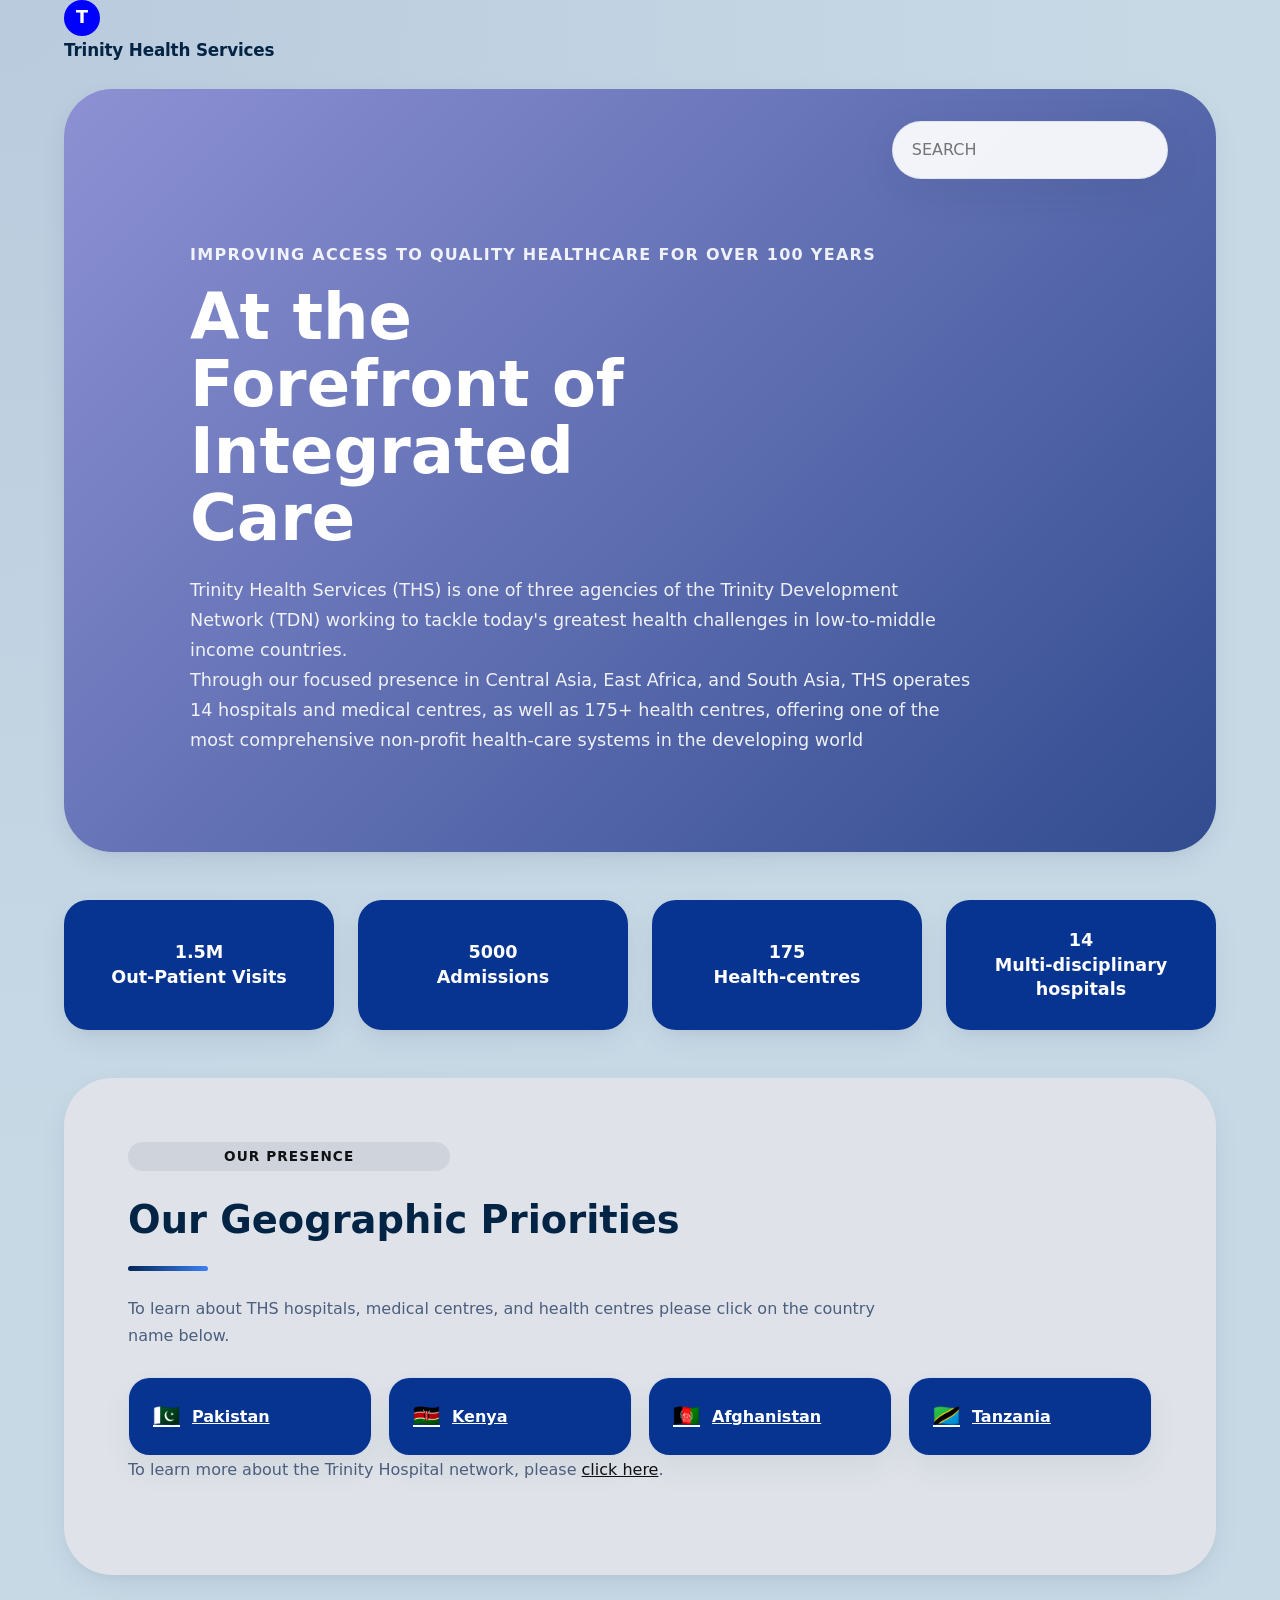
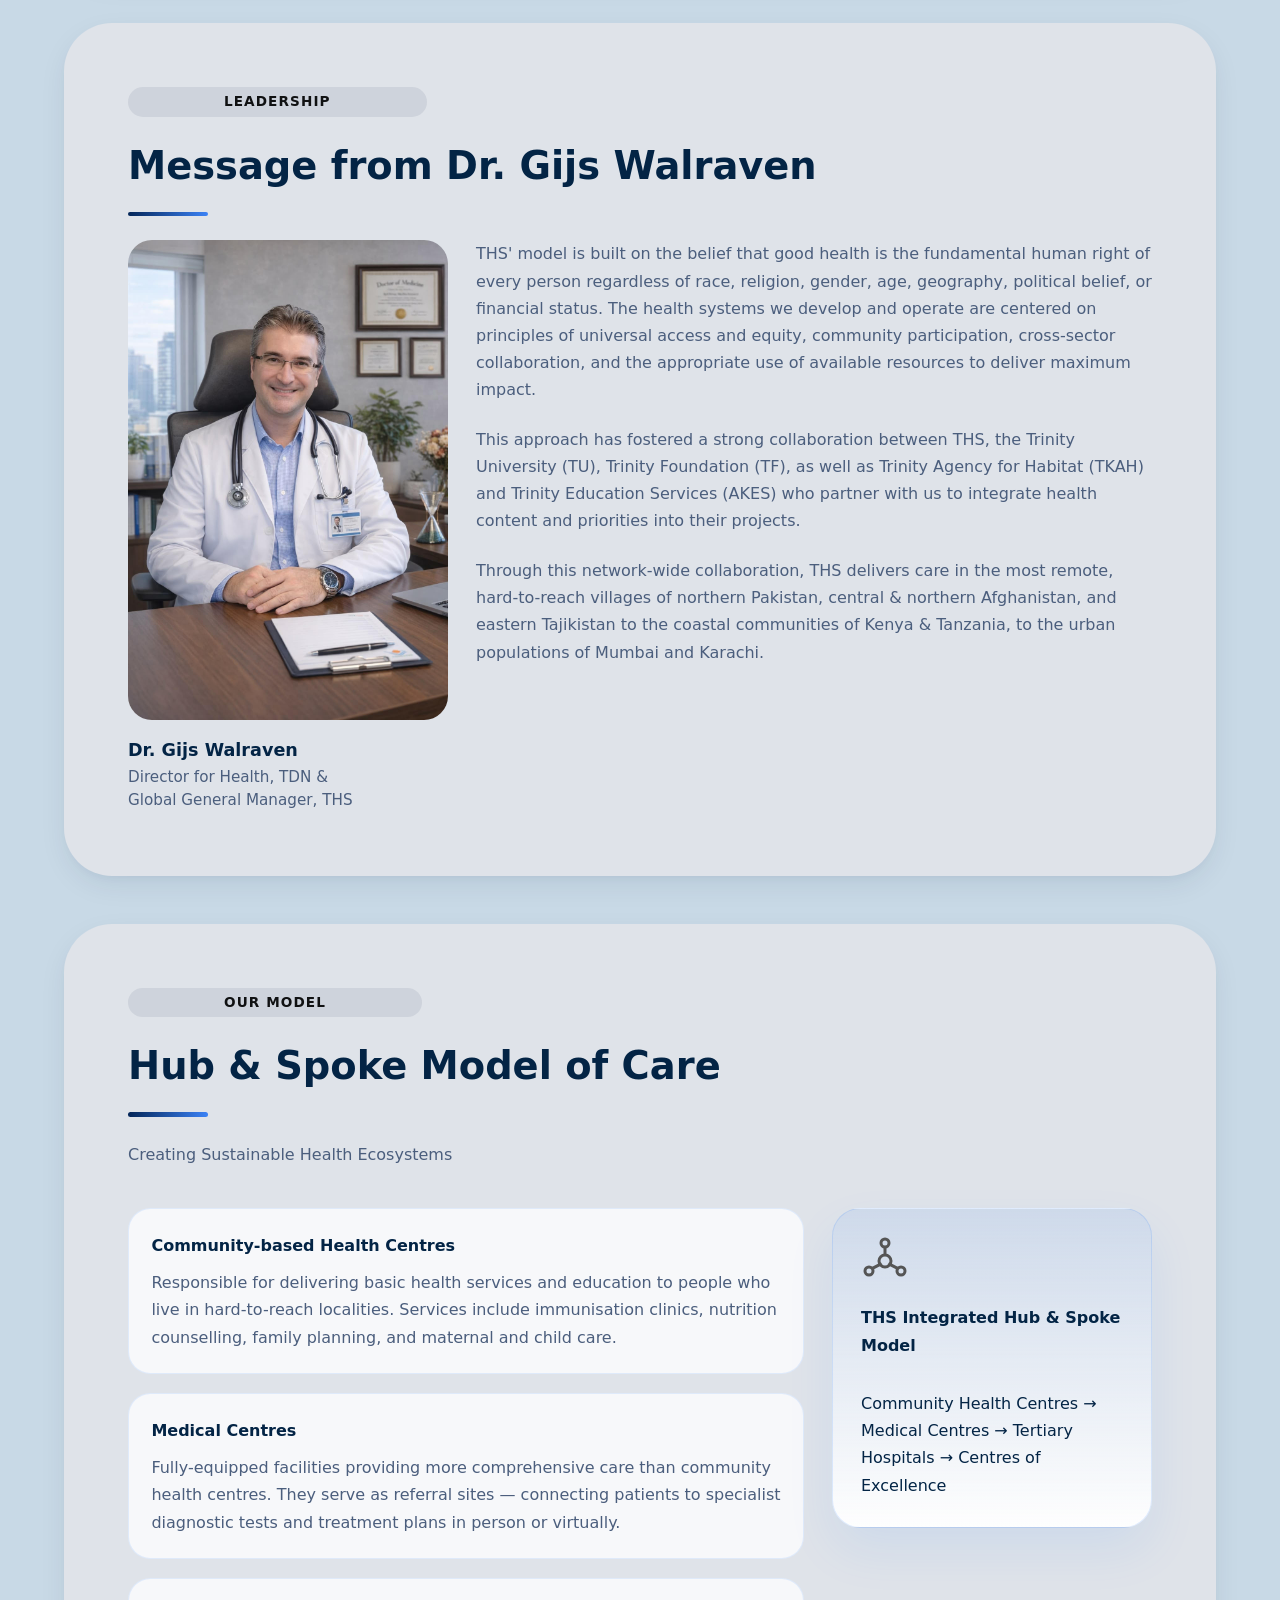
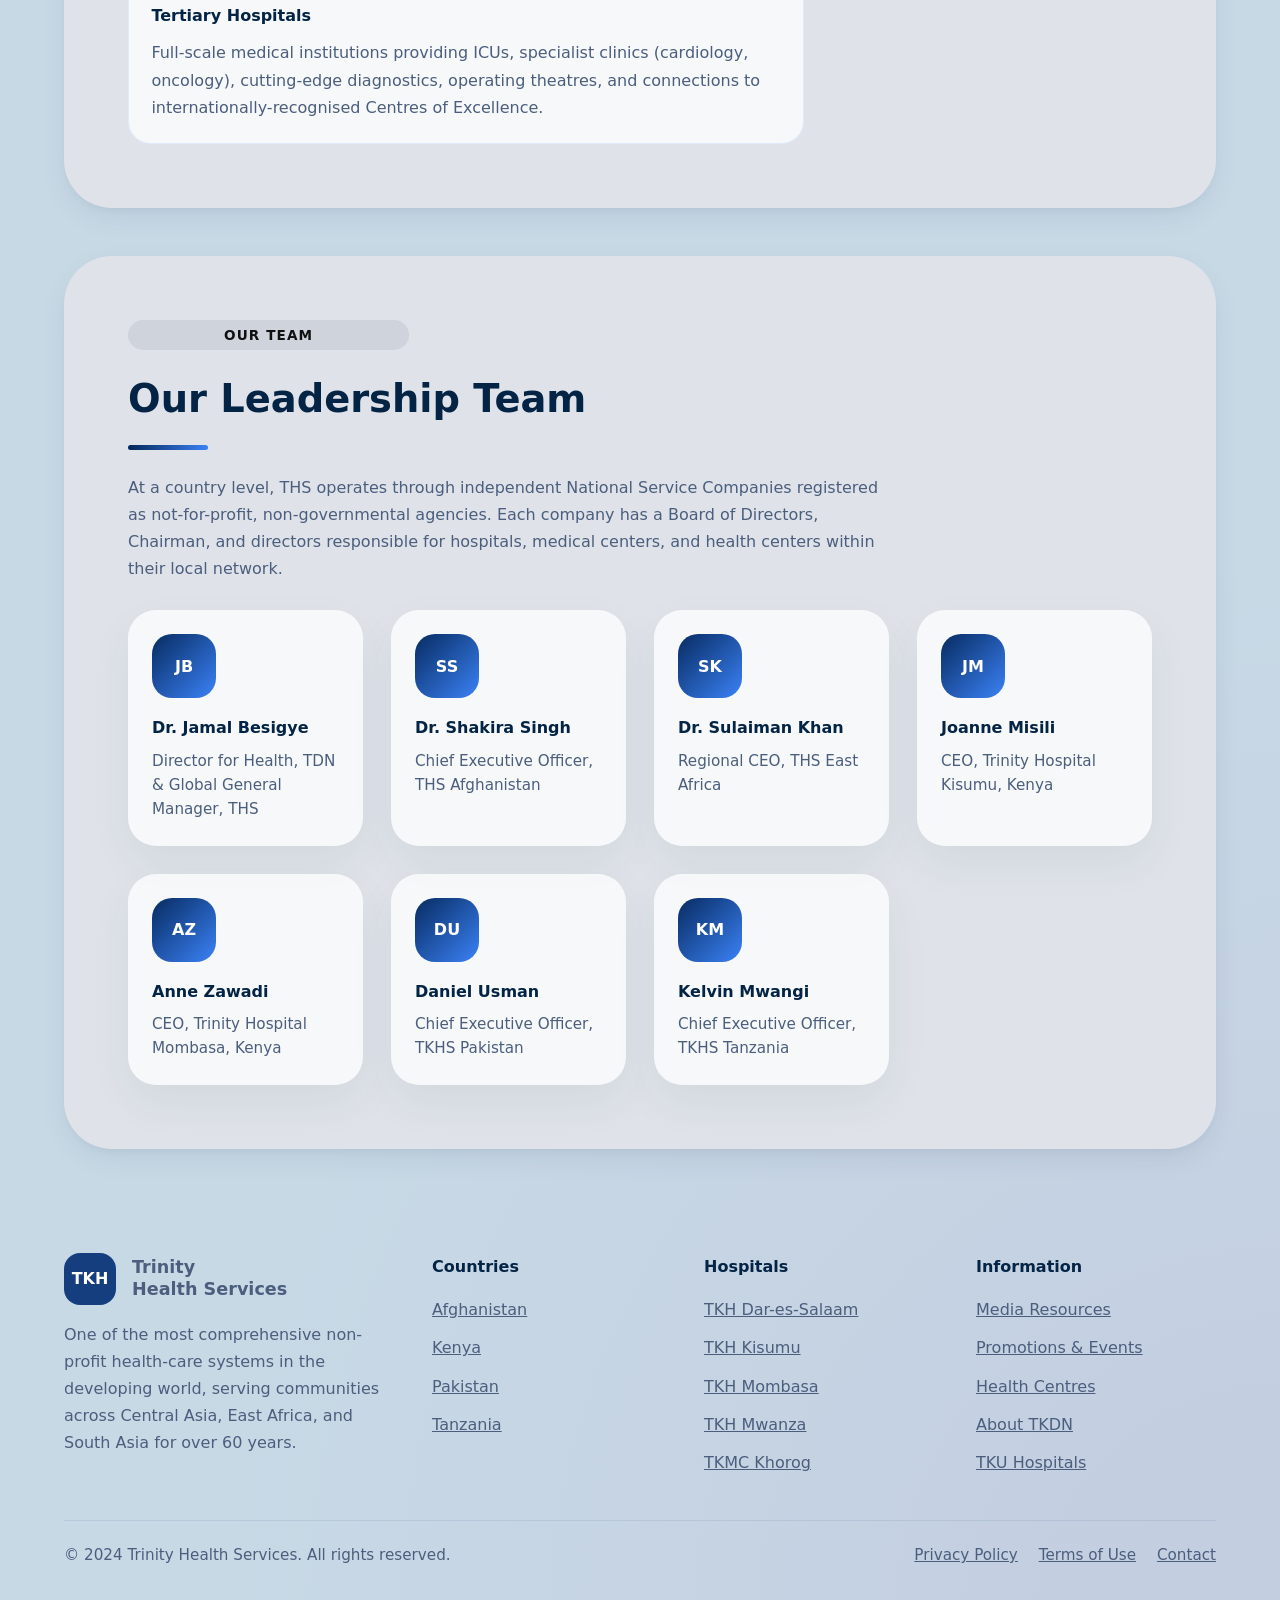
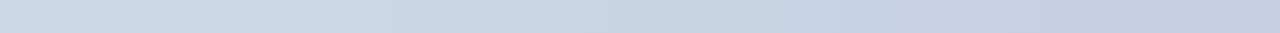
<file: index.html>
<!doctype html>
<html lang="en">
  <head>
    <title>Trinity Hospitals - Trinity Health Services</title>
    <link rel="stylesheet" href="assets/css/index.css" />
  </head>
  <body>
    <!-- main-->
    <header class="top-bar" id="top-bar">
      <div class="top-bar-inner">
        <div class="brand">
          <div class="brand-icon">
            <span>T</span>
          </div>
        </div>
        <div class="brand-text"></div>
        <span class="brand-name">Trinity Health Services</span>
      </div>
    </header>
    <div class="main">
      <div class="search box">
        <input type="text" placeholder="SEARCH" />
        <i class="fas fa-search"></i>
      </div>
      <div class="navbar">
        <h4>Improving Access to Quality Healthcare for Over 100 Years</h4>
        <h1>At the Forefront of Integrated Care</h1>
        <p>
          Trinity Health Services (THS) is one of three agencies of the Trinity
          Development Network (TDN) working to tackle today's greatest health
          challenges in low-to-middle income countries. <br />Through our
          focused presence in Central Asia, East Africa, and South Asia, THS
          operates 14 hospitals and medical centres, as well as 175+ health
          centres, offering one of the most comprehensive non-profit health-care
          systems in the developing world
        </p>
      </div>
    </div>
    <!-- ── HERO ── -->
    <div class="section">
      <!-- ── STATS BAR ── -->
      <div class="boxes-side">
        <button class="box">1.5M<br />Out-Patient Visits</button>
        <button class="box">5000<br />Admissions</button>
        <button class="box">175<br />Health-centres</button>
        <button class="box">14<br />Multi-disciplinary hospitals</button>
      </div>
    </div>

    <!-- ── GEOGRAPHIC PRIORITIES ── -->
    <section class="section geo">
      <div class="section-inner">
        <div class="section-eyebrow">Our Presence</div>
        <h2 class="section-title">Our Geographic Priorities</h2>
        <div class="section-divider"></div>
        <p class="section-desc">
          To learn about THS hospitals, medical centres, and health centres
          please click on the country name below.
        </p>
        <div class="country-grid">
          <a href="assets/pages/pakistan.html" class="country-card"
            ><span class="country-flag">🇵🇰</span>Pakistan</a
          >
          <a href="assets/pages/kenya.html" class="country-card"
            ><span class="country-flag">🇰🇪</span>Kenya</a
          >
          <a href="assets/pages/afghanistan.html" class="country-card"
            ><span class="country-flag">🇦🇫</span>Afghanistan</a
          >
          <a href="assets/pages/tanzania.html" class="country-card"
            ><span class="country-flag">🇹🇿</span>Tanzania</a
          >
        </div>
        <p class="geo-note">
          To learn more about the Trinity Hospital network, please
          <a href="assets/pages/university.html">click here</a>.
        </p>
      </div>
    </section>

    <!-- ── LEADERSHIP MESSAGE ── -->
    <section class="section message-section">
      <div class="section-inner">
        <div class="section-eyebrow">Leadership</div>
        <h2 class="section-title">Message from Dr. Gijs Walraven</h2>
        <div class="section-divider"></div>
        <div class="message-grid">
          <div>
            <img
              class="message-photo"
              src="assets/images/walraven.jpg"
              alt="Dr Gijs Walraven's picture"
            />
            <div class="message-name">Dr. Gijs Walraven</div>
            <div class="message-role">
              Director for Health, TDN &amp;<br />Global General Manager, THS
            </div>
          </div>
          <div class="message-body">
            <p>
              THS' model is built on the belief that good health is the
              fundamental human right of every person regardless of race,
              religion, gender, age, geography, political belief, or financial
              status. The health systems we develop and operate are centered on
              principles of universal access and equity, community
              participation, cross-sector collaboration, and the appropriate use
              of available resources to deliver maximum impact.
            </p>
            <p>
              This approach has fostered a strong collaboration between THS, the
              Trinity University (TU), Trinity Foundation (TF), as well as
              Trinity Agency for Habitat (TKAH) and Trinity Education Services
              (AKES) who partner with us to integrate health content and
              priorities into their projects.
            </p>
            <p>
              Through this network-wide collaboration, THS delivers care in the
              most remote, hard-to-reach villages of northern Pakistan, central
              &amp; northern Afghanistan, and eastern Tajikistan to the coastal
              communities of Kenya &amp; Tanzania, to the urban populations of
              Mumbai and Karachi.
            </p>
          </div>
        </div>
      </div>
    </section>

    <!-- ── HUB & SPOKE MODEL ── -->
    <section class="section hub-section">
      <div class="section-inner">
        <div class="section-eyebrow">Our Model</div>
        <h2 class="section-title">Hub &amp; Spoke Model of Care</h2>
        <div class="section-divider"></div>
        <p class="section-desc" style="margin-bottom: 2.5rem">
          Creating Sustainable Health Ecosystems
        </p>
        <div class="hub-grid">
          <div class="tier-list">
            <div class="tier-item">
              <div class="tier-title">Community-based Health Centres</div>
              <div class="tier-desc">
                Responsible for delivering basic health services and education
                to people who live in hard-to-reach localities. Services include
                immunisation clinics, nutrition counselling, family planning,
                and maternal and child care.
              </div>
            </div>
            <div class="tier-item">
              <div class="tier-title">Medical Centres</div>
              <div class="tier-desc">
                Fully-equipped facilities providing more comprehensive care than
                community health centres. They serve as referral sites —
                connecting patients to specialist diagnostic tests and treatment
                plans in person or virtually.
              </div>
            </div>
            <div class="tier-item">
              <div class="tier-title">Tertiary Hospitals</div>
              <div class="tier-desc">
                Full-scale medical institutions providing ICUs, specialist
                clinics (cardiology, oncology), cutting-edge diagnostics,
                operating theatres, and connections to
                internationally-recognised Centres of Excellence.
              </div>
            </div>
          </div>
          <div class="hub-diagram">
            <svg
              width="64"
              height="64"
              viewBox="0 0 24 24"
              fill="none"
              stroke="#555"
              stroke-width="1.5"
            >
              <circle cx="12" cy="12" r="3" />
              <circle cx="12" cy="3" r="2" />
              <line x1="12" y1="5" x2="12" y2="9" />
              <circle cx="20" cy="17" r="2" />
              <line x1="18.3" y1="15.7" x2="13.7" y2="13.3" />
              <circle cx="4" cy="17" r="2" />
              <line x1="5.7" y1="15.7" x2="10.3" y2="13.3" />
            </svg>
            <strong>THS Integrated Hub &amp; Spoke Model</strong>
            Community Health Centres → Medical Centres → Tertiary Hospitals →
            Centres of Excellence
          </div>
        </div>
      </div>
    </section>

    <!-- ── LEADERSHIP TEAM ── -->
    <section class="section leadership-section">
      <div class="section-inner">
        <div class="section-eyebrow">Our Team</div>
        <h2 class="section-title">Our Leadership Team</h2>
        <div class="section-divider"></div>
        <p class="leadership-intro">
          At a country level, THS operates through independent National Service
          Companies registered as not-for-profit, non-governmental agencies.
          Each company has a Board of Directors, Chairman, and directors
          responsible for hospitals, medical centers, and health centers within
          their local network.
        </p>
        <div class="leadership-grid">
          <div class="leader-card">
            <div class="leader-avatar">JB</div>
            <div class="leader-name">Dr. Jamal Besigye</div>
            <div class="leader-role">
              Director for Health, TDN &amp; Global General Manager, THS
            </div>
          </div>
          <div class="leader-card">
            <div class="leader-avatar">SS</div>
            <div class="leader-name">Dr. Shakira Singh</div>
            <div class="leader-role">
              Chief Executive Officer, THS Afghanistan
            </div>
          </div>
          <div class="leader-card">
            <div class="leader-avatar">SK</div>
            <div class="leader-name">Dr. Sulaiman Khan</div>
            <div class="leader-role">Regional CEO, THS East Africa</div>
          </div>
          <div class="leader-card">
            <div class="leader-avatar">JM</div>
            <div class="leader-name">Joanne Misili</div>
            <div class="leader-role">CEO, Trinity Hospital Kisumu, Kenya</div>
          </div>
          <div class="leader-card">
            <div class="leader-avatar">AZ</div>
            <div class="leader-name">Anne Zawadi</div>
            <div class="leader-role">CEO, Trinity Hospital Mombasa, Kenya</div>
          </div>
          <div class="leader-card">
            <div class="leader-avatar">DU</div>
            <div class="leader-name">Daniel Usman</div>
            <div class="leader-role">
              Chief Executive Officer, TKHS Pakistan
            </div>
          </div>
          <div class="leader-card">
            <div class="leader-avatar">KM</div>
            <div class="leader-name">Kelvin Mwangi</div>
            <div class="leader-role">
              Chief Executive Officer, TKHS Tanzania
            </div>
          </div>
        </div>
      </div>
    </section>

    <!-- ── FOOTER ── -->
    <footer class="footer">
      <div class="footer-inner">
        <div class="footer-grid">
          <div class="footer-brand">
            <div class="footer-brand-logo">
              <div class="footer-brand-dot">TKH</div>
              <div class="footer-brand-name">Trinity<br />Health Services</div>
            </div>
            <p>
              One of the most comprehensive non-profit health-care systems in
              the developing world, serving communities across Central Asia,
              East Africa, and South Asia for over 60 years.
            </p>
          </div>
          <div class="footer-col">
            <h4>Countries</h4>
            <a href="assets/pages/afghanistan.html">Afghanistan</a>
            <a href="assets/pages/kenya.html">Kenya</a>
            <a href="assets/pages/pakistan.html">Pakistan</a>
            <a href="assets/pages/tanzania.html">Tanzania</a>
          </div>
          <div class="footer-col">
            <h4>Hospitals</h4>
            <a href="#">TKH Dar-es-Salaam</a>
            <a href="#">TKH Kisumu</a>
            <a href="#">TKH Mombasa</a>
            <a href="#">TKH Mwanza</a>
            <a href="#">TKMC Khorog</a>
          </div>
          <div class="footer-col">
            <h4>Information</h4>
            <a href="#">Media Resources</a>
            <a href="#">Promotions &amp; Events</a>
            <a href="#">Health Centres</a>
            <a href="#">About TKDN</a>
            <a href="#">TKU Hospitals</a>
          </div>
        </div>
        <div class="footer-bottom">
          <span>© 2024 Trinity Health Services. All rights reserved.</span>
          <div>
            <a href="#">Privacy Policy</a>
            <a href="#">Terms of Use</a>
            <a href="#">Contact</a>
          </div>
        </div>
      </div>
    </footer>
  </body>
</html>
</file>
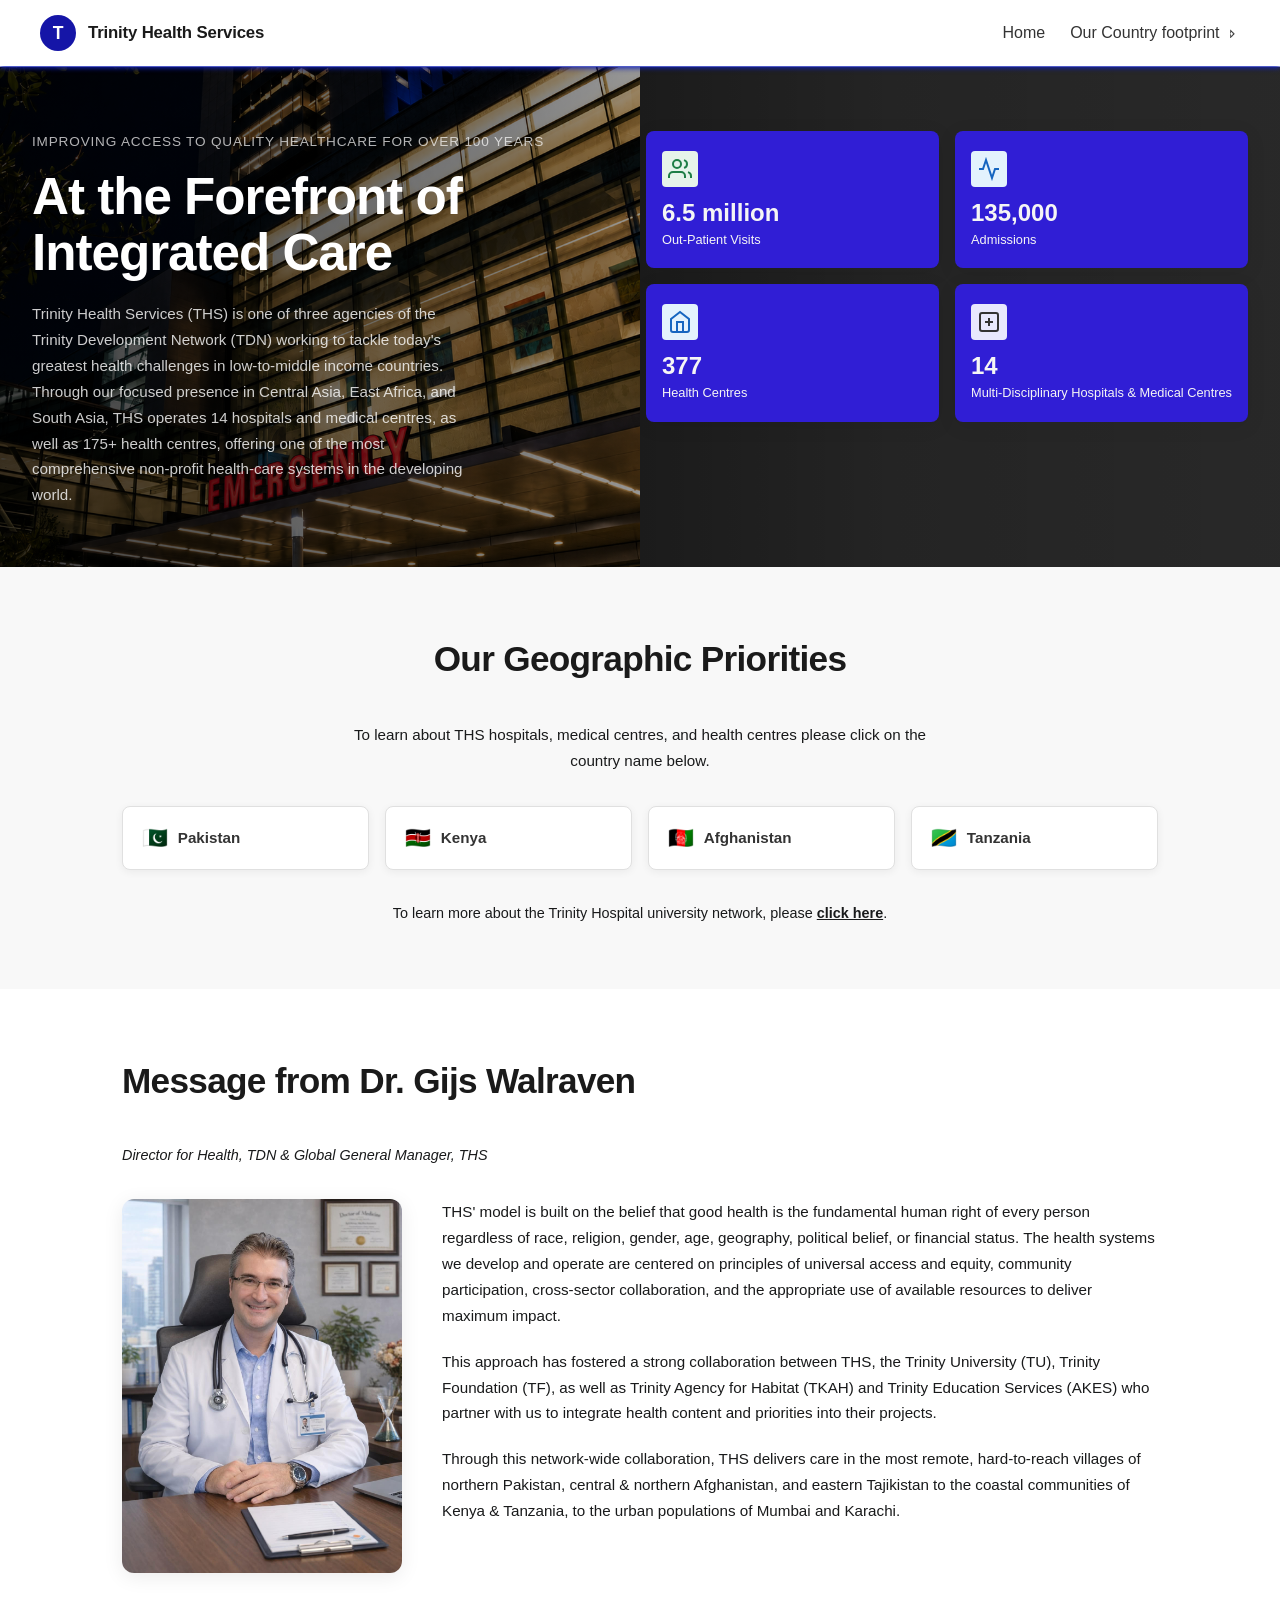
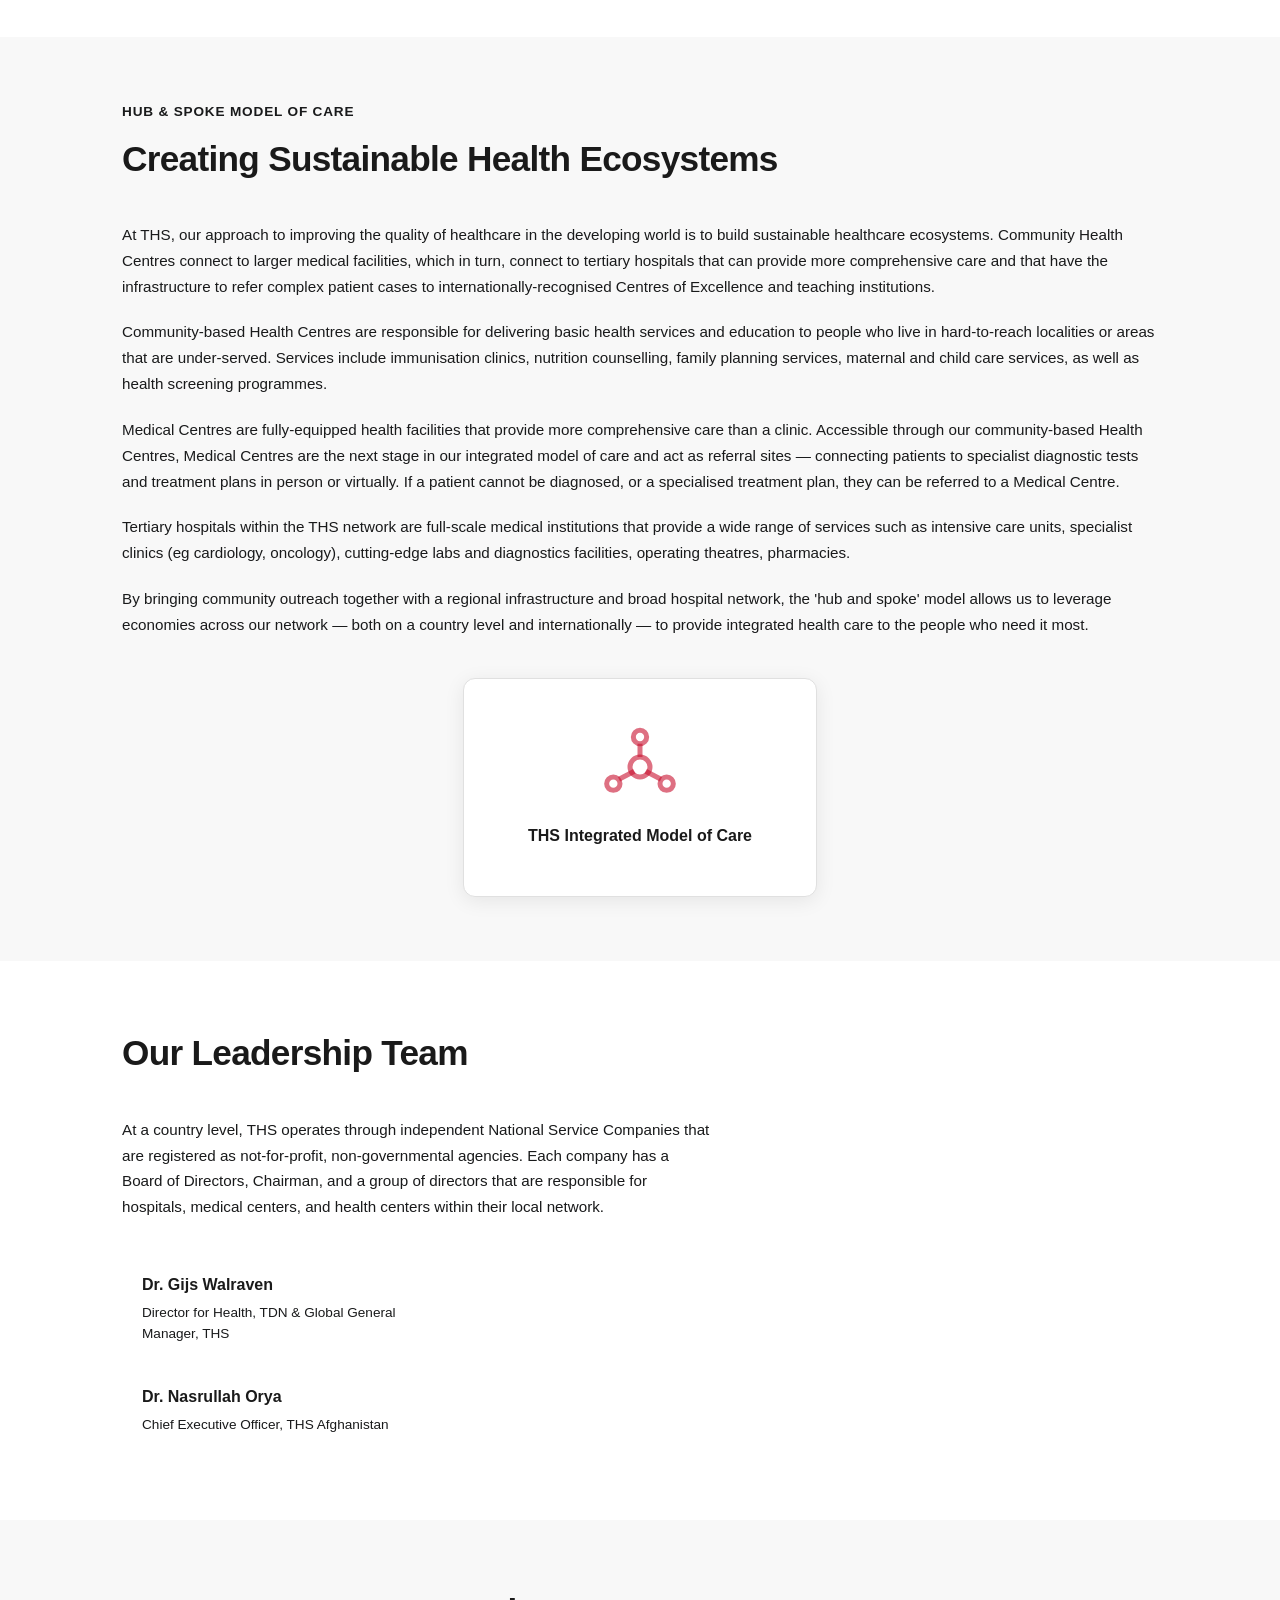
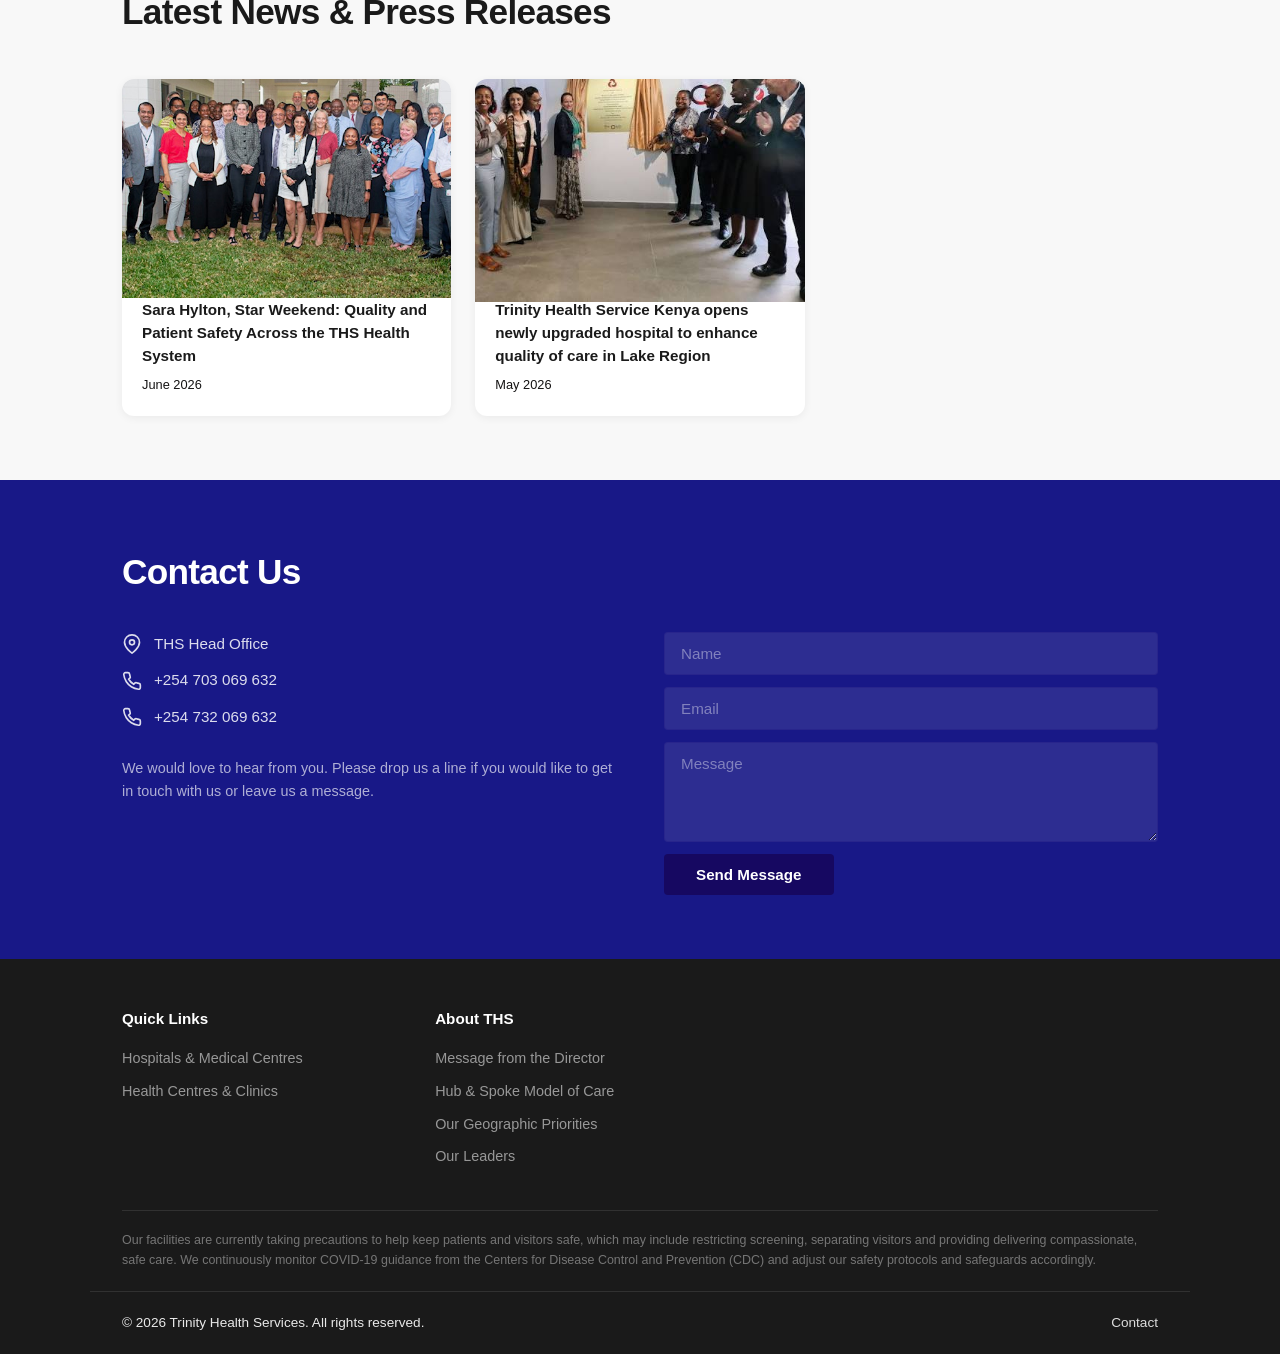
<file: sample-index.html>
<!DOCTYPE html>
<html lang="en">

<head>
    <title>Trinity Health Services</title>
    <meta name="description"
        content="Trinity Health Services - Improving Access to Quality Healthcare for Over 100 Years. At the Forefront of Integrated Care.">
    <link rel="stylesheet" href="assets/css/sample-index.css">
   
</head>

<body>

    <!-- ── TOP BAR ── -->
    <header class="top-bar" id="top-bar">
        <div class="top-bar-inner">
            <div class="brand">
                <div class="brand-icon">
                 <span>T</span>
                </div>
                <div class="brand-text">
                    <span class="brand-name">Trinity Health Services</span>
                </div>
            </div>
            <!--HORIZONTAL NAVBAR-->
            <nav class="navbar">
                <ul class="nav-links">
                    <li><a href="sample-index.html">Home</a></li>
                    <!--DROPDOWN MENU-->
                    <li class="dropdown">
                        <a href="javascript:void(0)" class="dropbtn">
                            Our Country footprint <span class="arrow">&#129174;</span>
                        </a>
                        <div class="dropdown-content">
                            <a href="assets/pages/afghanistan.html">Afghanistan</a>
                            <a href="assets/pages/kenya.html">Kenya</a>
                            <a href="assets/pages/pakistan.html">Pakistan</a>
                            <a href="assets/pages/Tanzania.html">Tanzania</a>
                            <a href="assets/pages/university.html">Trinity University Hospitals</a>
                        </div>
                    </li>
                </ul>
            </nav>
           
        </div>
    </header>

    <!-- ── HERO SECTION ── -->
    <section class="hero" id="hero">
        <div class="hero-bg">
            <image src="assets/images/emergency.png" alt="hospital building" style="width:100%; height:100%; object-fit:cover;"></image>
            <div class="hero-bg-placeholder"></div>
        </div>
        <div class="hero-content">
            <div class="hero-left">
                <p class="hero-tagline">Improving Access to Quality Healthcare for Over 100 Years</p>
                <h1 class="hero-title">At the Forefront of<br>Integrated Care</h1>
                <p class="hero-desc">
                    Trinity Health Services (THS) is one of three agencies of the Trinity Development Network (TDN)
                    working to tackle today's greatest health challenges in low-to-middle income countries. Through our
                    focused presence in Central Asia, East Africa, and South Asia, THS operates 14 hospitals and medical
                    centres, as well as 175+ health centres, offering one of the most comprehensive non-profit
                    health-care systems in the developing world.
                </p>
            </div>
            <div class="hero-right">
                <div class="stat-card" id="stat-outpatient">
                    <div class="stat-icon stat-icon-green">
                        <svg width="24" height="24" viewBox="0 0 24 24" fill="none" stroke="currentColor"
                            stroke-width="2">
                            <path d="M17 21v-2a4 4 0 0 0-4-4H5a4 4 0 0 0-4 4v2" />
                            <circle cx="9" cy="7" r="4" />
                            <path d="M23 21v-2a4 4 0 0 0-3-3.87" />
                            <path d="M16 3.13a4 4 0 0 1 0 7.75" />
                        </svg>
                    </div>
                    <div class="stat-number">6.5 million</div>
                    <div class="stat-label">Out-Patient Visits</div>
                </div>
                <div class="stat-card" id="stat-admissions">
                    <div class="stat-icon stat-icon-blue">
                        <svg width="24" height="24" viewBox="0 0 24 24" fill="none" stroke="currentColor"
                            stroke-width="2">
                            <path d="M22 12h-4l-3 9L9 3l-3 9H2" />
                        </svg>
                    </div>
                    <div class="stat-number">135,000</div>
                    <div class="stat-label">Admissions</div>
                </div>
                <div class="stat-card" id="stat-health-centres">
                    <div class="stat-icon stat-icon-blue">
                        <svg width="24" height="24" viewBox="0 0 24 24" fill="none" stroke="currentColor"
                            stroke-width="2">
                            <path d="M3 9l9-7 9 7v11a2 2 0 0 1-2 2H5a2 2 0 0 1-2-2z" />
                            <polyline points="9,22 9,12 15,12 15,22" />
                        </svg>
                    </div>
                    <div class="stat-number">377</div>
                    <div class="stat-label">Health Centres</div>
                </div>
                <div class="stat-card" id="stat-hospitals">
                    <div class="stat-icon stat-icon-red">
                        <svg width="24" height="24" viewBox="0 0 24 24" fill="none" stroke="currentColor"
                            stroke-width="2">
                            <rect x="3" y="3" width="18" height="18" rx="2" ry="2" />
                            <line x1="12" y1="8" x2="12" y2="16" />
                            <line x1="8" y1="12" x2="16" y2="12" />
                        </svg>
                    </div>
                    <div class="stat-number">14</div>
                    <div class="stat-label">Multi-Disciplinary Hospitals &amp; Medical Centres</div>
                </div>
            </div>
        </div>
    </section>

    <!-- ── GEOGRAPHIC PRIORITIES ── -->
    <section class="section geo-section" id="geo-priorities">
        <div class="section-inner">
            <h2 class="section-title centered">Our Geographic Priorities</h2>
            <div class="section-divider centered"></div>
            <p class="section-desc centered">
                To learn about THS hospitals, medical centres, and health centres please click on the country name
                below.
            </p>
            <div class="country-grid">
                <a href="assets/pages/pakistan.html" class="country-card" id="country-pakistan">
                    <span class="country-flag">🇵🇰</span>Pakistan
                </a>
                <a href="assets/pages/kenya.html" class="country-card" id="country-kenya">
                    <span class="country-flag">🇰🇪</span>Kenya
                </a>
                <a href="assets/pages/afghanistan.html" class="country-card" id="country-afghanistan">
                    <span class="country-flag">🇦🇫</span>Afghanistan
                </a>
                <a href="assets/pages/Tanzania.html" class="country-card" id="country-tanzania">
                    <span class="country-flag">🇹🇿</span>Tanzania
                </a>
            </div>
            <p class="geo-note centered">
                To learn more about the Trinity Hospital university network, please <a
                    href="assets/pages/university.html">click here</a>.
            </p>
        </div>
    </section>

    <!-- ── LEADERSHIP MESSAGE ── -->
    <section class="section message-section" id="leadership-message">
        <div class="section-inner">
            <h2 class="section-title">Message from Dr. Gijs Walraven</h2>
            <div class="section-divider"></div>
            <p class="message-subtitle">Director for Health, TDN &amp; Global General Manager, THS</p>
            <div class="message-grid">
                <div class="message-photo-wrap">
                    <img class="message-photo" src="assets/images/walraven.jpg" alt="Dr. Gijs Walraven"
                        id="walraven-photo">
                </div>
                <div class="message-body">
                    <p>
                        THS' model is built on the belief that good health is the fundamental human right of every
                        person regardless of race, religion, gender, age, geography, political belief, or financial
                        status. The health systems we develop and operate are centered on principles of universal access
                        and equity, community participation, cross-sector collaboration, and the appropriate use of
                        available resources to deliver maximum impact.
                    </p>
                    <p>
                        This approach has fostered a strong collaboration between THS, the Trinity University (TU),
                        Trinity Foundation (TF), as well as Trinity Agency for Habitat (TKAH) and Trinity Education
                        Services (AKES) who partner with us to integrate health content and priorities into their
                        projects.
                    </p>
                    <p>
                        Through this network-wide collaboration, THS delivers care in the most remote, hard-to-reach
                        villages of northern Pakistan, central &amp; northern Afghanistan, and eastern Tajikistan to the
                        coastal communities of Kenya &amp; Tanzania, to the urban populations of Mumbai and Karachi.
                    </p>
                </div>
            </div>
        </div>
    </section>

    <!-- ── HUB & SPOKE MODEL ── -->
    <section class="section hub-section" id="hub-spoke-model">
        <div class="section-inner">
            <p class="hub-eyebrow">Hub &amp; Spoke Model of Care</p>
            <h2 class="section-title">Creating Sustainable Health Ecosystems</h2>
            <div class="section-divider"></div>
            <div class="hub-intro">
                <p>
                    At THS, our approach to improving the quality of healthcare in the developing world is to build
                    sustainable healthcare ecosystems. Community Health Centres connect to larger medical facilities,
                    which in turn, connect to tertiary hospitals that can provide more comprehensive care and that have
                    the infrastructure to refer complex patient cases to internationally-recognised Centres of
                    Excellence and teaching institutions.
                </p>
                <p>
                    Community-based Health Centres are responsible for delivering basic health services and education to
                    people who live in hard-to-reach localities or areas that are under-served. Services include
                    immunisation clinics, nutrition counselling, family planning services, maternal and child care
                    services, as well as health screening programmes.
                </p>
                <p>
                    Medical Centres are fully-equipped health facilities that provide more comprehensive care than a
                    clinic. Accessible through our community-based Health Centres, Medical Centres are the next stage in
                    our integrated model of care and act as referral sites — connecting patients to specialist
                    diagnostic tests and treatment plans in person or virtually. If a patient cannot be diagnosed, or a
                    specialised treatment plan, they can be referred to a Medical Centre.
                </p>
                <p>
                    Tertiary hospitals within the THS network are full-scale medical institutions that provide a wide
                    range of services such as intensive care units, specialist clinics (eg cardiology, oncology),
                    cutting-edge labs and diagnostics facilities, operating theatres, pharmacies.
                </p>
                <p>
                    By bringing community outreach together with a regional infrastructure and broad hospital network,
                    the 'hub and spoke' model allows us to leverage economies across our network — both on a country
                    level and internationally — to provide integrated health care to the people who need it most.
                </p>
            </div>
            <div class="hub-diagram-section">
                <!-- Placeholder for Hub & Spoke diagram -->
                <div class="hub-diagram-placeholder" id="hub-diagram">
                    <svg width="80" height="80" viewBox="0 0 24 24" fill="none" stroke="rgba(200,16,46,0.6)"
                        stroke-width="1.5">
                        <circle cx="12" cy="12" r="3" />
                        <circle cx="12" cy="3" r="2" />
                        <line x1="12" y1="5" x2="12" y2="9" />
                        <circle cx="20" cy="17" r="2" />
                        <line x1="18.3" y1="15.7" x2="13.7" y2="13.3" />
                        <circle cx="4" cy="17" r="2" />
                        <line x1="5.7" y1="15.7" x2="10.3" y2="13.3" />
                    </svg>
                    <strong>THS Integrated Model of Care</strong>
                </div>
            </div>
        </div>
    </section>

    <!-- ── LEADERSHIP TEAM ── -->
    <section class="section leadership-section" id="leadership-team">
        <div class="section-inner">
            <h2 class="section-title">Our Leadership Team</h2>
            <div class="section-divider"></div>
            <p class="section-desc">
                At a country level, THS operates through independent National Service Companies that are registered as
                not-for-profit, non-governmental agencies. Each company has a Board of Directors, Chairman, and a group
                of directors that are responsible for hospitals, medical centers, and health centers within their local
                network.
            </p>
            <div class="leadership-grid">
                    <div class="leader-info">
                        <div class="leader-name">Dr. Gijs Walraven</div>
                        <div class="leader-role">Director for Health, TDN &amp; Global General Manager, THS</div>
                    </div>
                </div>
                    <div class="leader-info">
                        <div class="leader-name">Dr. Nasrullah Orya</div>
                        <div class="leader-role">Chief Executive Officer, THS Afghanistan</div>
                    </div>
                </div>
                
            </div>
        </div>
    </section>

    <!-- ── LATEST NEWS & PRESS RELEASES ── -->
    <section class="section news-section" id="latest-news">
        <div class="section-inner">
            <h2 class="section-title">Latest News &amp; Press Releases</h2>
            <div class="section-divider"></div>
            <div class="news-grid">
                <div class="news-card" id="news-1">
                    <div class="news-img-placeholder"> <a href="assets/pages/newsupdates1.html">
                        <img src="assets/images/image0.jpeg" alt="2nd update"style="width:100%; height:100%; object-fit:cover;"></image>
                        <svg width="48" height="48" viewBox="0 0 24 24" fill="none" stroke="rgba(255,255,255,0.4)"
                            stroke-width="1.5">
                            <rect x="3" y="3" width="18" height="18" rx="2" ry="2" />
                            <circle cx="8.5" cy="8.5" r="1.5" />
                            <polyline points="21,15 16,10 5,21" />
                        </svg></a>
                        <span>News Image Placeholder</span>
                    </div>
                    <div class="news-body">
                        <a href="../css/newsupdates1.css"></a>
                        <h3 class="news-title">Sara Hylton, Star Weekend: Quality and Patient Safety Across the THS
                            Health System</h3>
                        <p class="news-date">June 2026</p>
                    </div>
                </div>
                <div class="news-card" id="news-2">
                    <div class="news-img-placeholder"> <a href="assets/pages/newsupdates2.html">
                        <image src="assets/images/image1.jpeg" alt="1st update"style="width:100%;height:100%;object-fit:cover;"></image>
                        <svg width="48" height="48" viewBox="0 0 24 24" fill="none" stroke="rgba(255,255,255,0.4)"
                            stroke-width="1.5">
                            <rect x="3" y="3" width="18" height="18" rx="2" ry="2" />
                            <circle cx="8.5" cy="8.5" r="1.5" />
                            <polyline points="21,15 16,10 5,21" />
                        </svg></a>
                        <span>News Image Placeholder</span>
                    </div>
                    <div class="news-body">
                        <a href="../css/newsupdates2.css"></a>
                        <h3 class="news-title">Trinity Health Service Kenya opens newly upgraded hospital to enhance
                            quality of care in Lake Region</h3>
                        <p class="news-date">May 2026</p>
                    </div>
                </div>
            </div>
        </div>
    </section>

    <!-- ── CONTACT US ── -->
    <section class="section contact-section" id="contact-us">
        <div class="section-inner">
            <h2 class="section-title contact-title">Contact Us</h2>
            <div class="contact-grid">
                <div class="contact-info">
                    <div class="contact-item">
                        <svg width="20" height="20" viewBox="0 0 24 24" fill="none" stroke="currentColor"
                            stroke-width="2">
                            <path d="M21 10c0 7-9 13-9 13s-9-6-9-13a9 9 0 0 1 18 0z" />
                            <circle cx="12" cy="10" r="3" />
                        </svg>
                        <span>THS Head Office</span>
                    </div>
                    <div class="contact-item">
                        <svg width="20" height="20" viewBox="0 0 24 24" fill="none" stroke="currentColor"
                            stroke-width="2">
                            <path
                                d="M22 16.92v3a2 2 0 0 1-2.18 2 19.79 19.79 0 0 1-8.63-3.07 19.5 19.5 0 0 1-6-6 19.79 19.79 0 0 1-3.07-8.67A2 2 0 0 1 4.11 2h3a2 2 0 0 1 2 1.72c.127.96.361 1.903.7 2.81a2 2 0 0 1-.45 2.11L8.09 9.91a16 16 0 0 0 6 6l1.27-1.27a2 2 0 0 1 2.11-.45c.907.339 1.85.573 2.81.7A2 2 0 0 1 22 16.92z" />
                        </svg>
                        <span>+254 703 069 632</span>
                    </div>
                    <div class="contact-item">
                        <svg width="20" height="20" viewBox="0 0 24 24" fill="none" stroke="currentColor"
                            stroke-width="2">
                            <path
                                d="M22 16.92v3a2 2 0 0 1-2.18 2 19.79 19.79 0 0 1-8.63-3.07 19.5 19.5 0 0 1-6-6 19.79 19.79 0 0 1-3.07-8.67A2 2 0 0 1 4.11 2h3a2 2 0 0 1 2 1.72c.127.96.361 1.903.7 2.81a2 2 0 0 1-.45 2.11L8.09 9.91a16 16 0 0 0 6 6l1.27-1.27a2 2 0 0 1 2.11-.45c.907.339 1.85.573 2.81.7A2 2 0 0 1 22 16.92z" />
                        </svg>
                        <span>+254 732 069 632</span>
                    </div>
                    <p class="contact-note">
                        We would love to hear from you. Please drop us a line if you would like to get in touch with us
                        or leave us a message.
                    </p>
                </div>
                <div class="contact-form-wrap">
                    <form class="contact-form" id="contact-form">
                        <input type="text" placeholder="Name" id="contact-name">
                        <input type="email" placeholder="Email" id="contact-email">
                        <textarea placeholder="Message" rows="4" id="contact-message"></textarea>
                        <button type="submit" class="submit-btn" id="submit-btn">Send Message</button>
                        <script>
                            document.getElementById('contact-form').addEventListener('submit', function(event) {
                                event.preventDefault();
                               alert('Thank you for your message! We will get back to you shortly.');
                                window.location.href='sample-index.html';
                            });
                        </script>
                    </form>
                </div>
            </div>
        </div>
    </section>

    <!-- ── FOOTER ── -->
    <footer class="footer" id="footer">
        <div class="footer-inner">
            <div class="footer-grid">
                <div class="footer-col">
                    <h4>Quick Links</h4>
                    <a href="#">Hospitals &amp; Medical Centres</a>
                    <a href="#">Health Centres &amp; Clinics</a>
                </div>
                <div class="footer-col">
                    <h4>About THS</h4>
                    <a href="#leadership-message">Message from the Director</a>
                    <a href="#hub-spoke-model">Hub &amp; Spoke Model of Care</a>
                    <a href="#geo-priorities">Our Geographic Priorities</a>
                    <a href="#leadership-team">Our Leaders</a>
                </div>
            </div>
            <div class="footer-disclaimer">
                <p>Our facilities are currently taking precautions to help keep patients and visitors safe, which may
                    include restricting screening, separating visitors and providing delivering compassionate, safe
                    care. We continuously monitor COVID-19 guidance from the Centers for Disease Control and Prevention
                    (CDC) and adjust our safety protocols and safeguards accordingly.</p>
            </div>
            <div class="footer-bottom">
                <span>&copy; 2026 Trinity Health Services. All rights reserved.</span>
                <div>
                    <a href="#contact-us">Contact</a>
                </div>
            </div>
        </div>
    </footer>

</body>

</html>
</file>
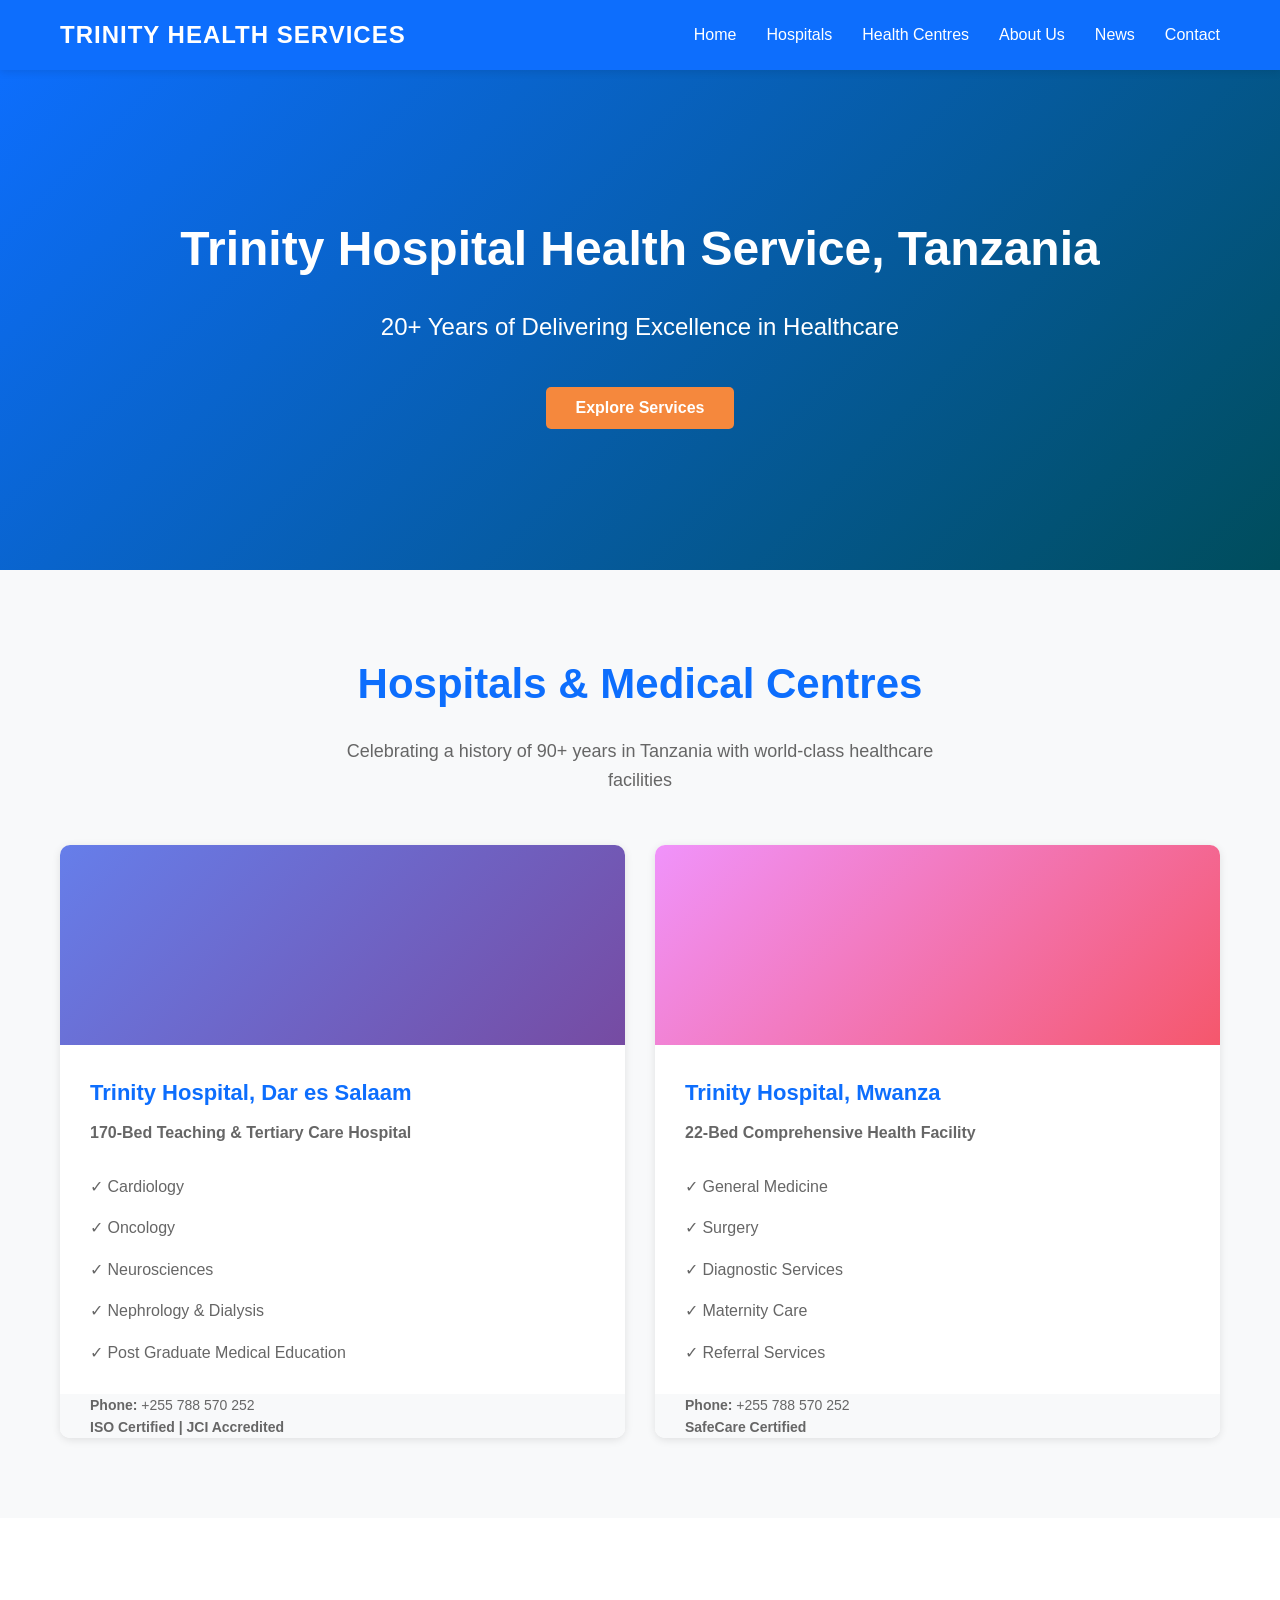
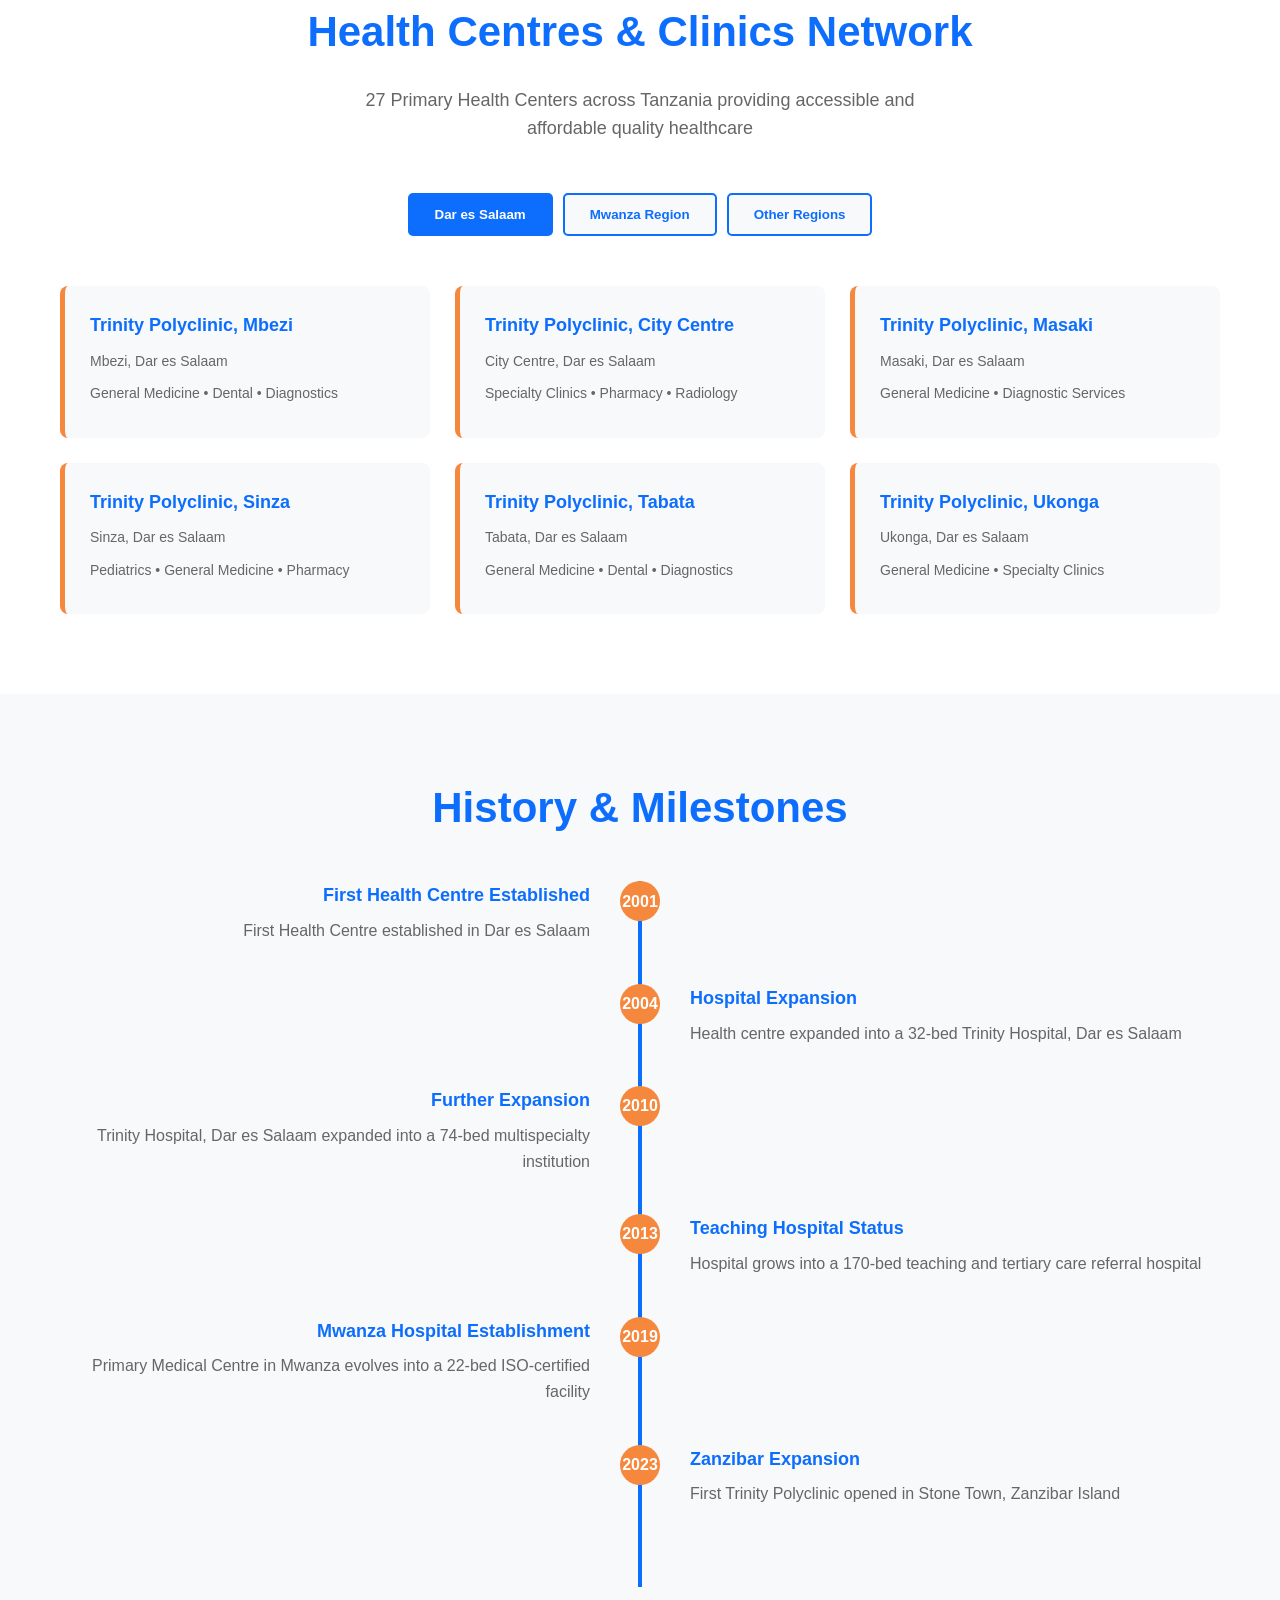
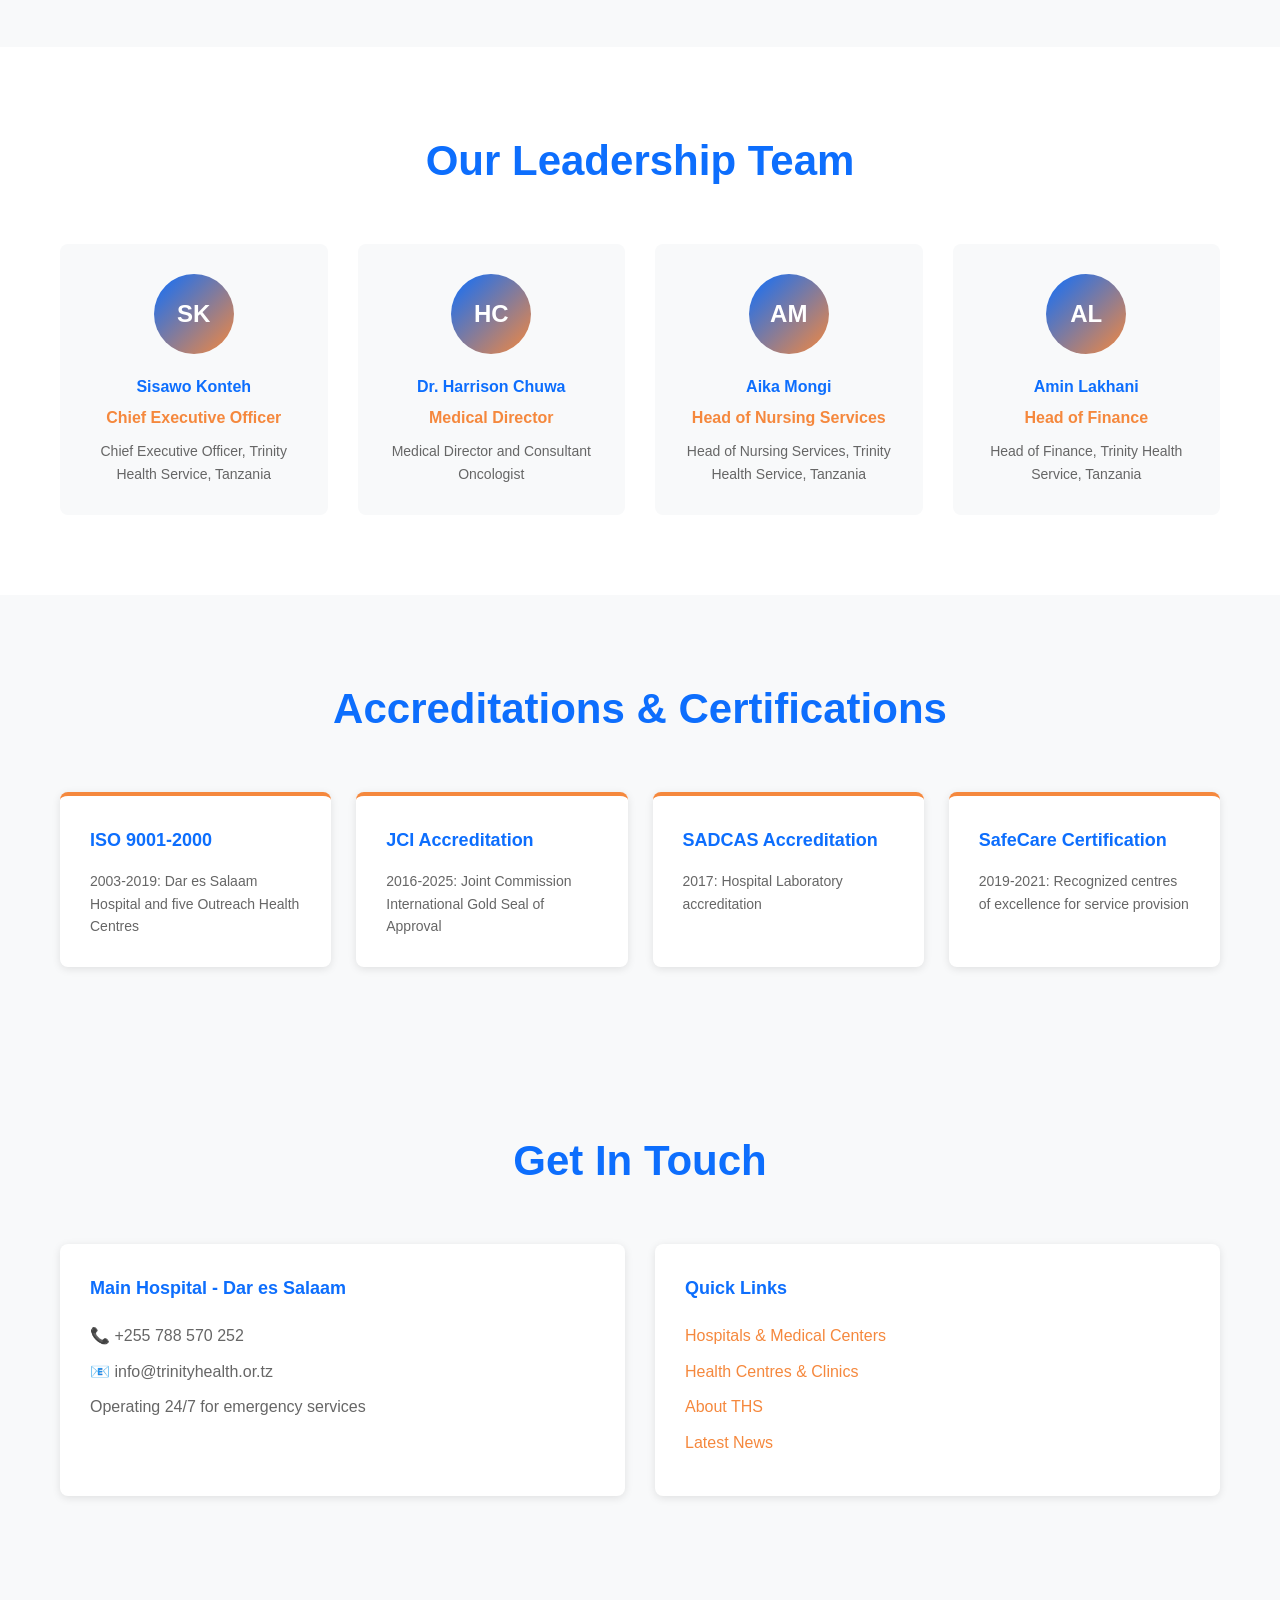
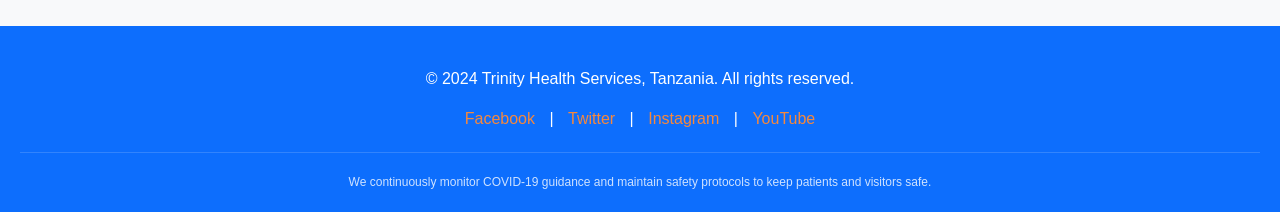
<file: Tanzania.html>
<!DOCTYPE html>
<html lang="en">
<head>
    <meta charset="UTF-8">
    <meta name="viewport" content="width=device-width, initial-scale=1.0">
    <title>Trinity Health Services - Tanzania</title>
    <link rel="stylesheet" href="T_style.css">
</head>
<body>
    <!-- Navigation Bar -->
    <nav class="navbar">
        <div class="nav-container">
            <div class="logo">TRINITY HEALTH SERVICES
            </div>
            <button class="menu-toggle" id="menuToggle">☰</button>
            <ul class="nav-menu" id="navMenu">
                <li><a href="project.html">Home</a></li>
                <li><a href="#hospitals">Hospitals</a></li>
                <li><a href="#health-centres">Health Centres</a></li>
                <li><a href="#about">About Us</a></li>
                <li><a href="#news">News</a></li>
                <li><a href="#contact">Contact</a></li>
            </ul>
        </div>
    </nav>

    <!-- Hero Section -->
    <section id="home" class="hero">
        <div class="hero-content">
            <h1>Trinity Hospital Health Service, Tanzania</h1>
            <p>20+ Years of Delivering Excellence in Healthcare</p>
            <button class="btn btn-primary" onclick="document.getElementById('hospitals').scrollIntoView({behavior: 'smooth'})">Explore Services</button>
        </div>
    </section>

    <!-- Main Hospitals Section -->
    <section id="hospitals" class="hospitals-section">
        <div class="container">
            <h2>Hospitals & Medical Centres</h2>
            <p class="section-intro">Celebrating a history of 90+ years in Tanzania with world-class healthcare facilities</p>
            
            <div class="hospitals-grid">
                <!-- Dar es Salaam Hospital -->
                <div class="hospital-card">
                    <div class="hospital-image" style="background: linear-gradient(135deg, #667eea 0%, #764ba2 100%);"></div>
                    <h3>Trinity Hospital, Dar es Salaam</h3>
                    <p class="beds">170-Bed Teaching & Tertiary Care Hospital</p>
                    <ul class="services-list">
                        <li>✓ Cardiology</li>
                        <li>✓ Oncology</li>
                        <li>✓ Neurosciences</li>
                        <li>✓ Nephrology & Dialysis</li>
                        <li>✓ Post Graduate Medical Education</li>
                    </ul>
                    <p class="contact-info">
                        <strong>Phone:</strong> +255 788 570 252<br>
                        <strong>ISO Certified | JCI Accredited</strong>
                    </p>
                </div>

                <!-- Mwanza Hospital -->
                <div class="hospital-card">
                    <div class="hospital-image" style="background: linear-gradient(135deg, #f093fb 0%, #f5576c 100%);"></div>
                    <h3>Trinity Hospital, Mwanza</h3>
                    <p class="beds">22-Bed Comprehensive Health Facility</p>
                    <ul class="services-list">
                        <li>✓ General Medicine</li>
                        <li>✓ Surgery</li>
                        <li>✓ Diagnostic Services</li>
                        <li>✓ Maternity Care</li>
                        <li>✓ Referral Services</li>
                    </ul>
                    <p class="contact-info">
                        <strong>Phone:</strong> +255 788 570 252<br>
                        <strong>SafeCare Certified</strong>
                    </p>
                </div>
            </div>
        </div>
    </section>

    <!-- Health Centres Section -->
    <section id="health-centres" class="health-centres-section">
        <div class="container">
            <h2>Health Centres & Clinics Network</h2>
            <p class="section-intro">27 Primary Health Centers across Tanzania providing accessible and affordable quality healthcare</p>
            
            <div class="centres-tabs">
                <button class="tab-btn active" onclick="filterCentres('dar')">Dar es Salaam</button>
                <button class="tab-btn" onclick="filterCentres('mwanza')">Mwanza Region</button>
                <button class="tab-btn" onclick="filterCentres('other')">Other Regions</button>
            </div>

            <div class="centres-grid" id="centresGrid">
                <!-- Dar es Salaam Centers -->
                <div class="centre-card dar" data-region="dar">
                    <h4>Trinity Polyclinic, Mbezi</h4>
                    <p>Mbezi, Dar es Salaam</p>
                    <p class="services">General Medicine • Dental • Diagnostics</p>
                </div>
                <div class="centre-card dar" data-region="dar">
                    <h4>Trinity Polyclinic, City Centre</h4>
                    <p>City Centre, Dar es Salaam</p>
                    <p class="services">Specialty Clinics • Pharmacy • Radiology</p>
                </div>
                <div class="centre-card dar" data-region="dar">
                    <h4>Trinity Polyclinic, Masaki</h4>
                    <p>Masaki, Dar es Salaam</p>
                    <p class="services">General Medicine • Diagnostic Services</p>
                </div>
                <div class="centre-card dar" data-region="dar">
                    <h4>Trinity Polyclinic, Sinza</h4>
                    <p>Sinza, Dar es Salaam</p>
                    <p class="services">Pediatrics • General Medicine • Pharmacy</p>
                </div>
                <div class="centre-card dar" data-region="dar">
                    <h4>Trinity Polyclinic, Tabata</h4>
                    <p>Tabata, Dar es Salaam</p>
                    <p class="services">General Medicine • Dental • Diagnostics</p>
                </div>
                <div class="centre-card dar" data-region="dar">
                    <h4>Trinity Polyclinic, Ukonga</h4>
                    <p>Ukonga, Dar es Salaam</p>
                    <p class="services">General Medicine • Specialty Clinics</p>
                </div>

                <!-- Mwanza Region -->
                <div class="centre-card mwanza" data-region="mwanza">
                    <h4>Trinity Polyclinic, Bukoba</h4>
                    <p>Bukoba, Mwanza</p>
                    <p class="services">General Medicine • Diagnostics</p>
                </div>
                <div class="centre-card mwanza" data-region="mwanza">
                    <h4>Trinity Polyclinic, Bunda</h4>
                    <p>Bunda, Mwanza</p>
                    <p class="services">Primary Care • Pharmacy</p>
                </div>
                <div class="centre-card mwanza" data-region="mwanza">
                    <h4>Trinity Polyclinic, Geita</h4>
                    <p>Geita, Mwanza</p>
                    <p class="services">General Medicine • Dental</p>
                </div>

                <!-- Other Regions -->
                <div class="centre-card other" data-region="other">
                    <h4>Trinity Polyclinic, Arusha</h4>
                    <p>Arusha</p>
                    <p class="services">Specialty Clinics • CT-Scan • Ultrasound</p>
                </div>
                <div class="centre-card other" data-region="other">
                    <h4>Trinity Polyclinic, Dodoma</h4>
                    <p>Dodoma</p>
                    <p class="services">General Medicine • Diagnostics</p>
                </div>
                <div class="centre-card other" data-region="other">
                    <h4>Trinity Polyclinic, Iringa</h4>
                    <p>Iringa</p>
                    <p class="services">General Medicine • Pharmacy</p>
                </div>
                <div class="centre-card other" data-region="other">
                    <h4>Trinity Polyclinic, Mbeya</h4>
                    <p>Mbeya</p>
                    <p class="services">General Medicine • Diagnostic Services</p>
                </div>
                <div class="centre-card other" data-region="other">
                    <h4>Trinity Polyclinic, Morogoro</h4>
                    <p>Morogoro</p>
                    <p class="services">Primary Care • Specialty Clinics</p>
                </div>
                <div class="centre-card other" data-region="other">
                    <h4>Trinity Polyclinic, Tanga</h4>
                    <p>Tanga</p>
                    <p class="services">General Medicine • Diagnostics</p>
                </div>
                <div class="centre-card other" data-region="other">
                    <h4>Trinity Polyclinic, Zanzibar (Old Dispensary)</h4>
                    <p>Stone Town, Zanzibar</p>
                    <p class="services">General Medicine • Diagnostics • Specialty Clinics</p>
                </div>
            </div>
        </div>
    </section>

    

    <!-- History Section -->
    <section id="about" class="history-section">
        <div class="container">
            <h2>History & Milestones</h2>
            <div class="timeline">
                <div class="timeline-item">
                    <div class="timeline-marker">2001</div>
                    <div class="timeline-content">
                        <h4>First Health Centre Established</h4>
                        <p>First Health Centre established in Dar es Salaam</p>
                    </div>
                </div>
                <div class="timeline-item">
                    <div class="timeline-marker">2004</div>
                    <div class="timeline-content">
                        <h4>Hospital Expansion</h4>
                        <p>Health centre expanded into a 32-bed Trinity Hospital, Dar es Salaam</p>
                    </div>
                </div>
                <div class="timeline-item">
                    <div class="timeline-marker">2010</div>
                    <div class="timeline-content">
                        <h4>Further Expansion</h4>
                        <p>Trinity Hospital, Dar es Salaam expanded into a 74-bed multispecialty institution</p>
                    </div>
                </div>
                <div class="timeline-item">
                    <div class="timeline-marker">2013</div>
                    <div class="timeline-content">
                        <h4>Teaching Hospital Status</h4>
                        <p>Hospital grows into a 170-bed teaching and tertiary care referral hospital</p>
                    </div>
                </div>
                <div class="timeline-item">
                    <div class="timeline-marker">2019</div>
                    <div class="timeline-content">
                        <h4>Mwanza Hospital Establishment</h4>
                        <p>Primary Medical Centre in Mwanza evolves into a 22-bed ISO-certified facility</p>
                    </div>
                </div>
                <div class="timeline-item">
                    <div class="timeline-marker">2023</div>
                    <div class="timeline-content">
                        <h4>Zanzibar Expansion</h4>
                        <p>First Trinity Polyclinic opened in Stone Town, Zanzibar Island</p>
                    </div>
                </div>
            </div>
        </div>
    </section>

    <!-- Leadership Section -->
    <section class="leadership-section">
        <div class="container">
            <h2>Our Leadership Team</h2>
            <div class="leadership-grid">
                <div class="leader-card">
                    <div class="leader-avatar">SK</div>
                    <h4>Sisawo Konteh</h4>
                    <p class="position">Chief Executive Officer</p>
                    <p class="description">Chief Executive Officer, Trinity Health Service, Tanzania</p>
                </div>
                <div class="leader-card">
                    <div class="leader-avatar">HC</div>
                    <h4>Dr. Harrison Chuwa</h4>
                    <p class="position">Medical Director</p>
                    <p class="description">Medical Director and Consultant Oncologist</p>
                </div>
                <div class="leader-card">
                    <div class="leader-avatar">AM</div>
                    <h4>Aika Mongi</h4>
                    <p class="position">Head of Nursing Services</p>
                    <p class="description">Head of Nursing Services, Trinity Health Service, Tanzania</p>
                </div>
                <div class="leader-card">
                    <div class="leader-avatar">AL</div>
                    <h4>Amin Lakhani</h4>
                    <p class="position">Head of Finance</p>
                    <p class="description">Head of Finance, Trinity Health Service, Tanzania</p>
                </div>
            </div>
        </div>
    </section>

    <!-- Accreditations Section -->
    <section class="accreditations-section">
        <div class="container">
            <h2>Accreditations & Certifications</h2>
            <div class="accreditations-grid">
                <div class="accreditation-card">
                    <h4>ISO 9001-2000</h4>
                    <p>2003-2019: Dar es Salaam Hospital and five Outreach Health Centres</p>
                </div>
                <div class="accreditation-card">
                    <h4>JCI Accreditation</h4>
                    <p>2016-2025: Joint Commission International Gold Seal of Approval</p>
                </div>
                <div class="accreditation-card">
                    <h4>SADCAS Accreditation</h4>
                    <p>2017: Hospital Laboratory accreditation</p>
                </div>
                <div class="accreditation-card">
                    <h4>SafeCare Certification</h4>
                    <p>2019-2021: Recognized centres of excellence for service provision</p>
                </div>
            </div>
        </div>
    </section>

    

    <!-- Contact Section -->
    <section id="contact" class="contact-section">
        <div class="container">
            <h2>Get In Touch</h2>
            <div class="contact-grid">
                <div class="contact-info-box">
                    <h4>Main Hospital - Dar es Salaam</h4>
                    <p>📞 +255 788 570 252</p>
                    <p>📧 info@trinityhealth.or.tz</p>
                    <p>Operating 24/7 for emergency services</p>
                </div>
                <div class="contact-info-box">
                    <h4>Quick Links</h4>
                    <ul>
                        <li><a href="#hospitals">Hospitals & Medical Centers</a></li>
                        <li><a href="#health-centres">Health Centres & Clinics</a></li>
                        <li><a href="#about">About THS</a></li>
                        <li><a href="#news">Latest News</a></li>
                    </ul>
                </div>
            </div>
            
        </div>
    </section>

    <!-- Footer -->
    <footer class="footer">
        <div class="footer-content">
            <p>&copy; 2024 Trinity Health Services, Tanzania. All rights reserved.</p>
            <div class="social-links">
                <a href="#">Facebook</a> | 
                <a href="#">Twitter</a> | 
                <a href="#">Instagram</a> | 
                <a href="#">YouTube</a>
            </div>
        </div>
        <p class="covid-notice">We continuously monitor COVID-19 guidance and maintain safety protocols to keep patients and visitors safe.</p>
    </footer>

    <script src="one.js"></script>
</body>
</html>
</file>
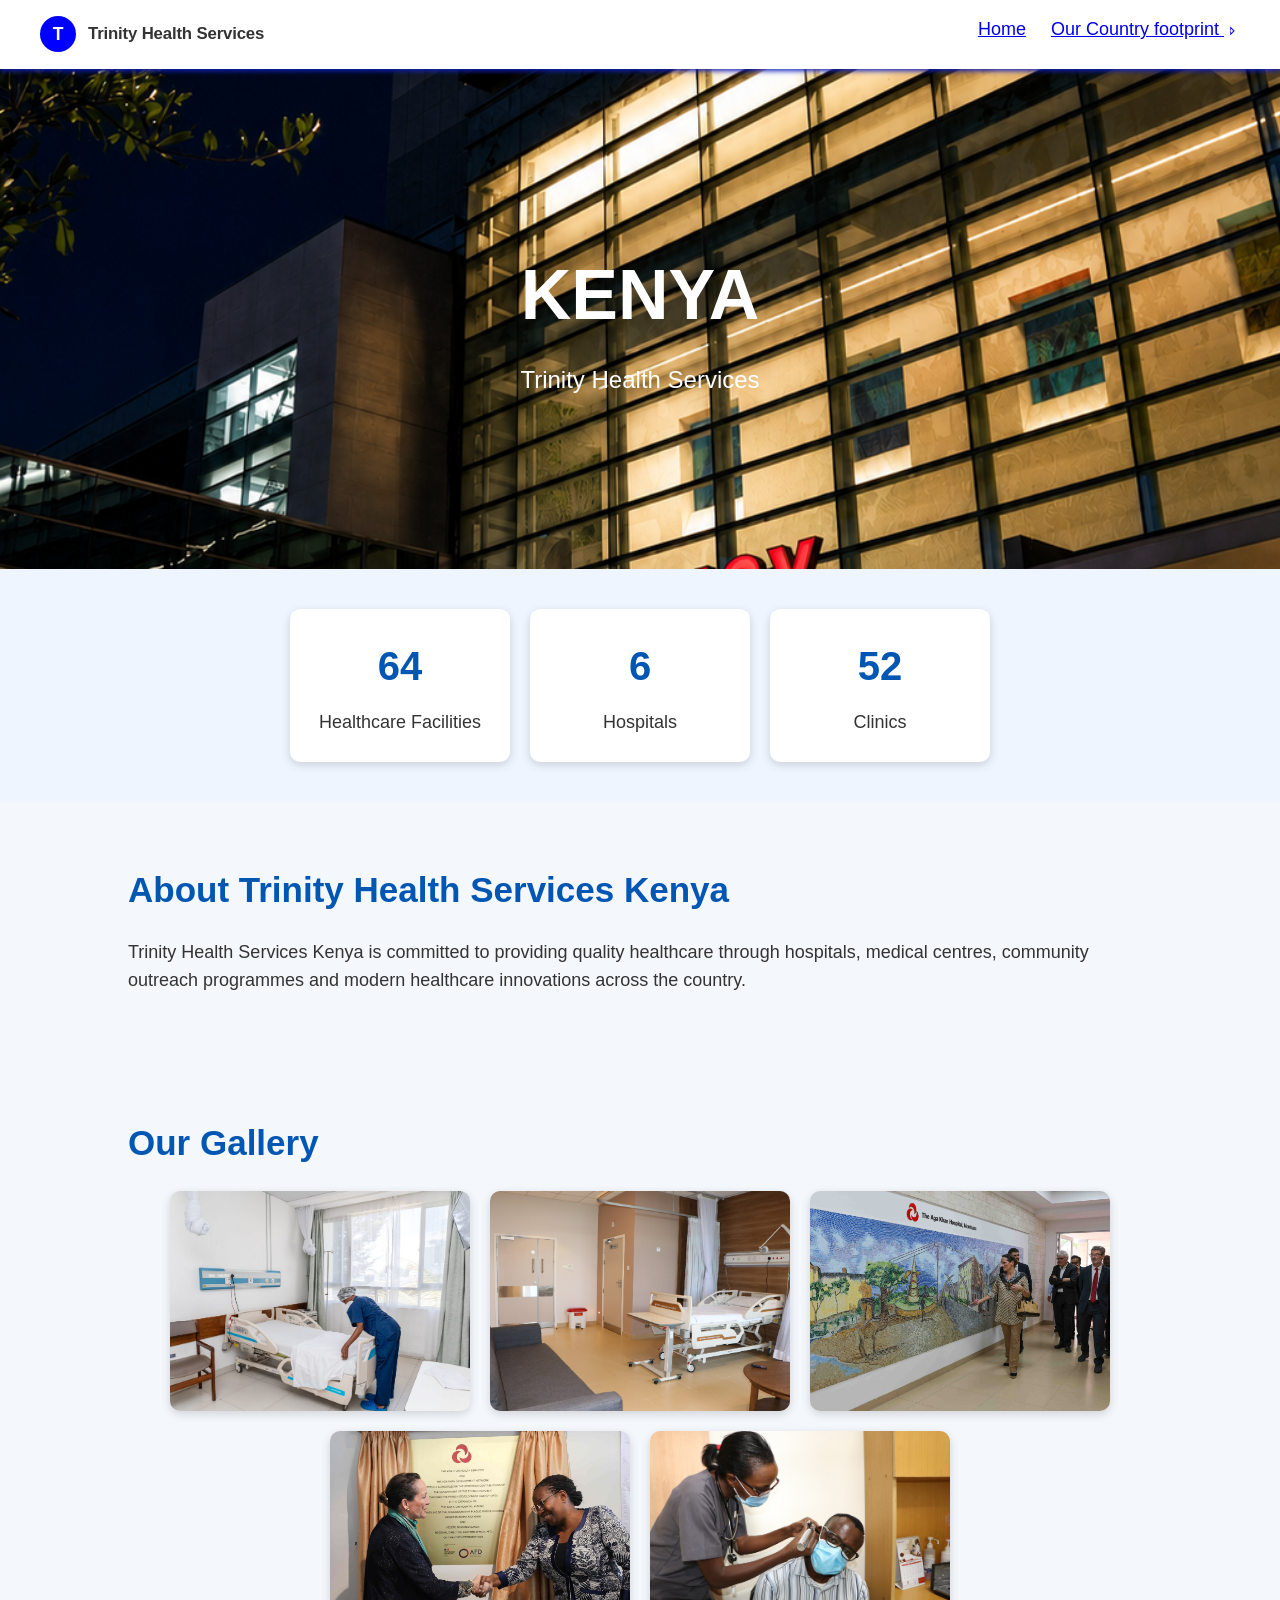
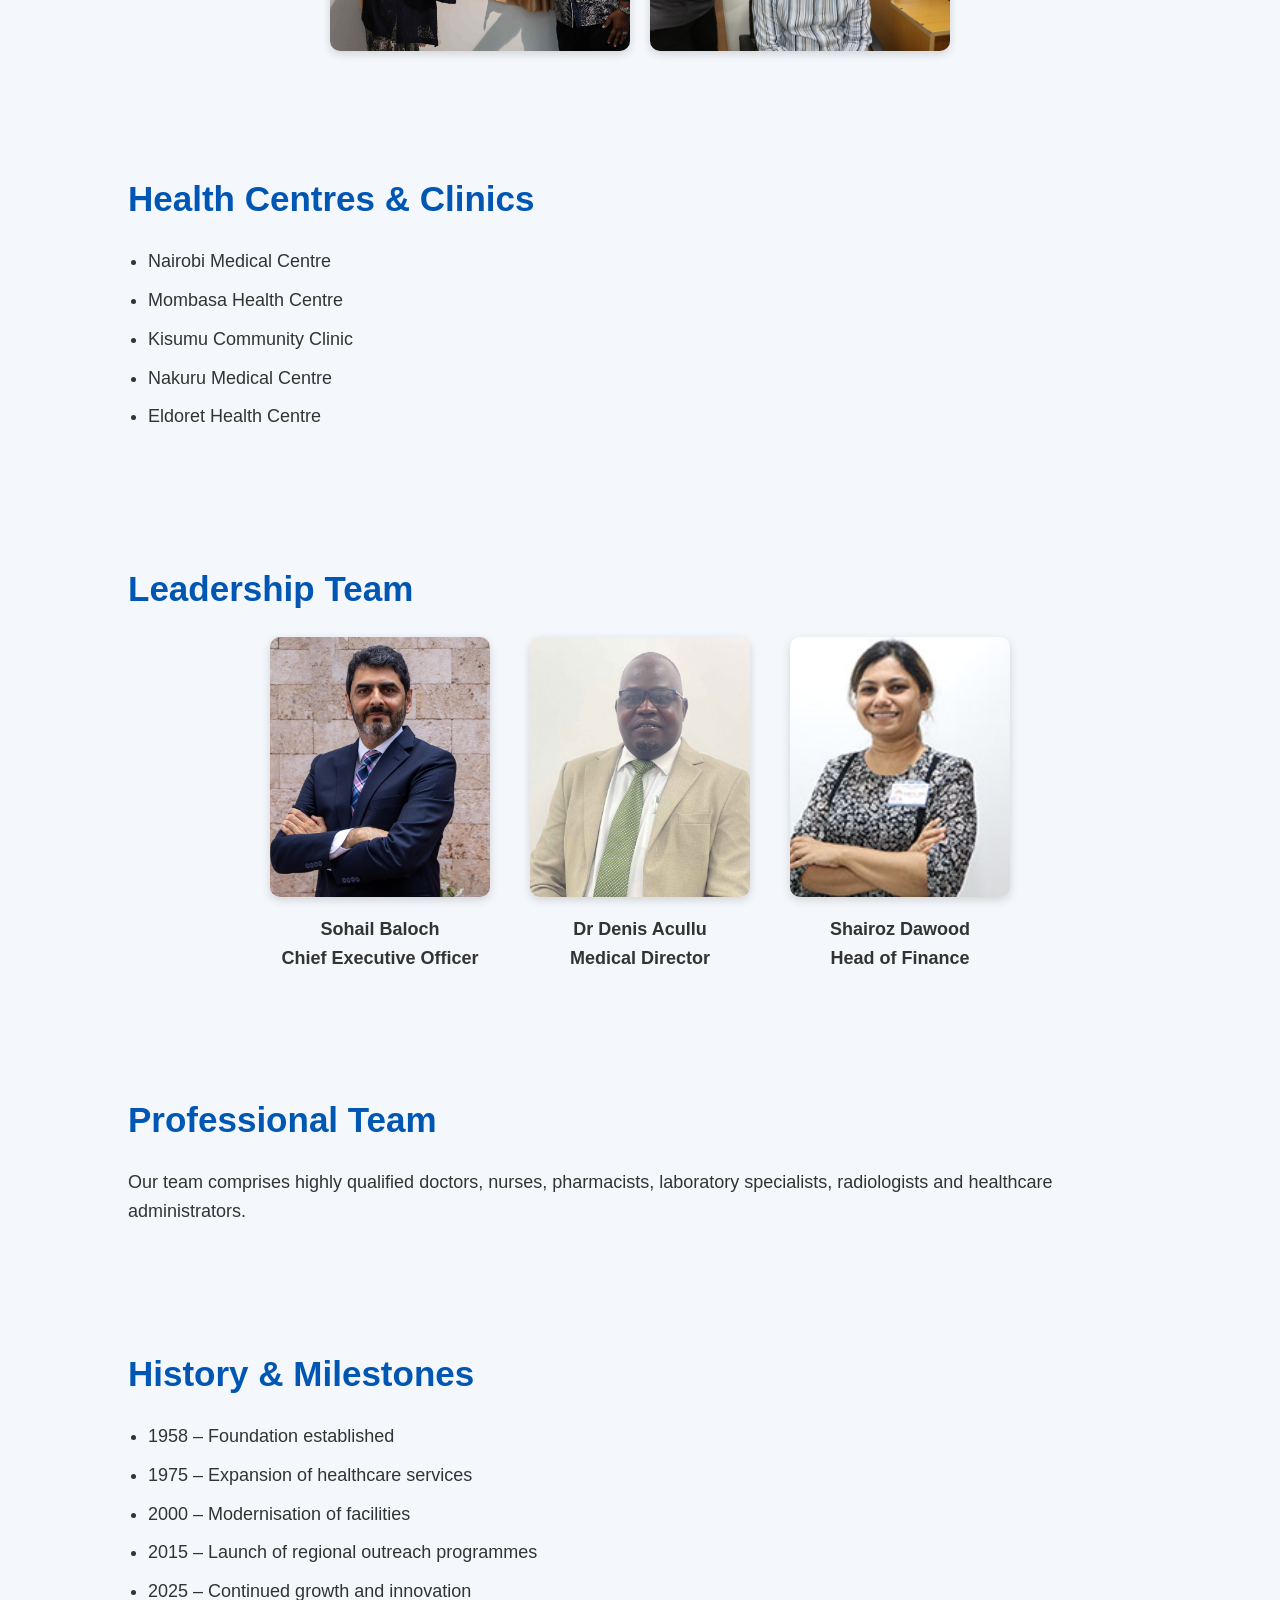
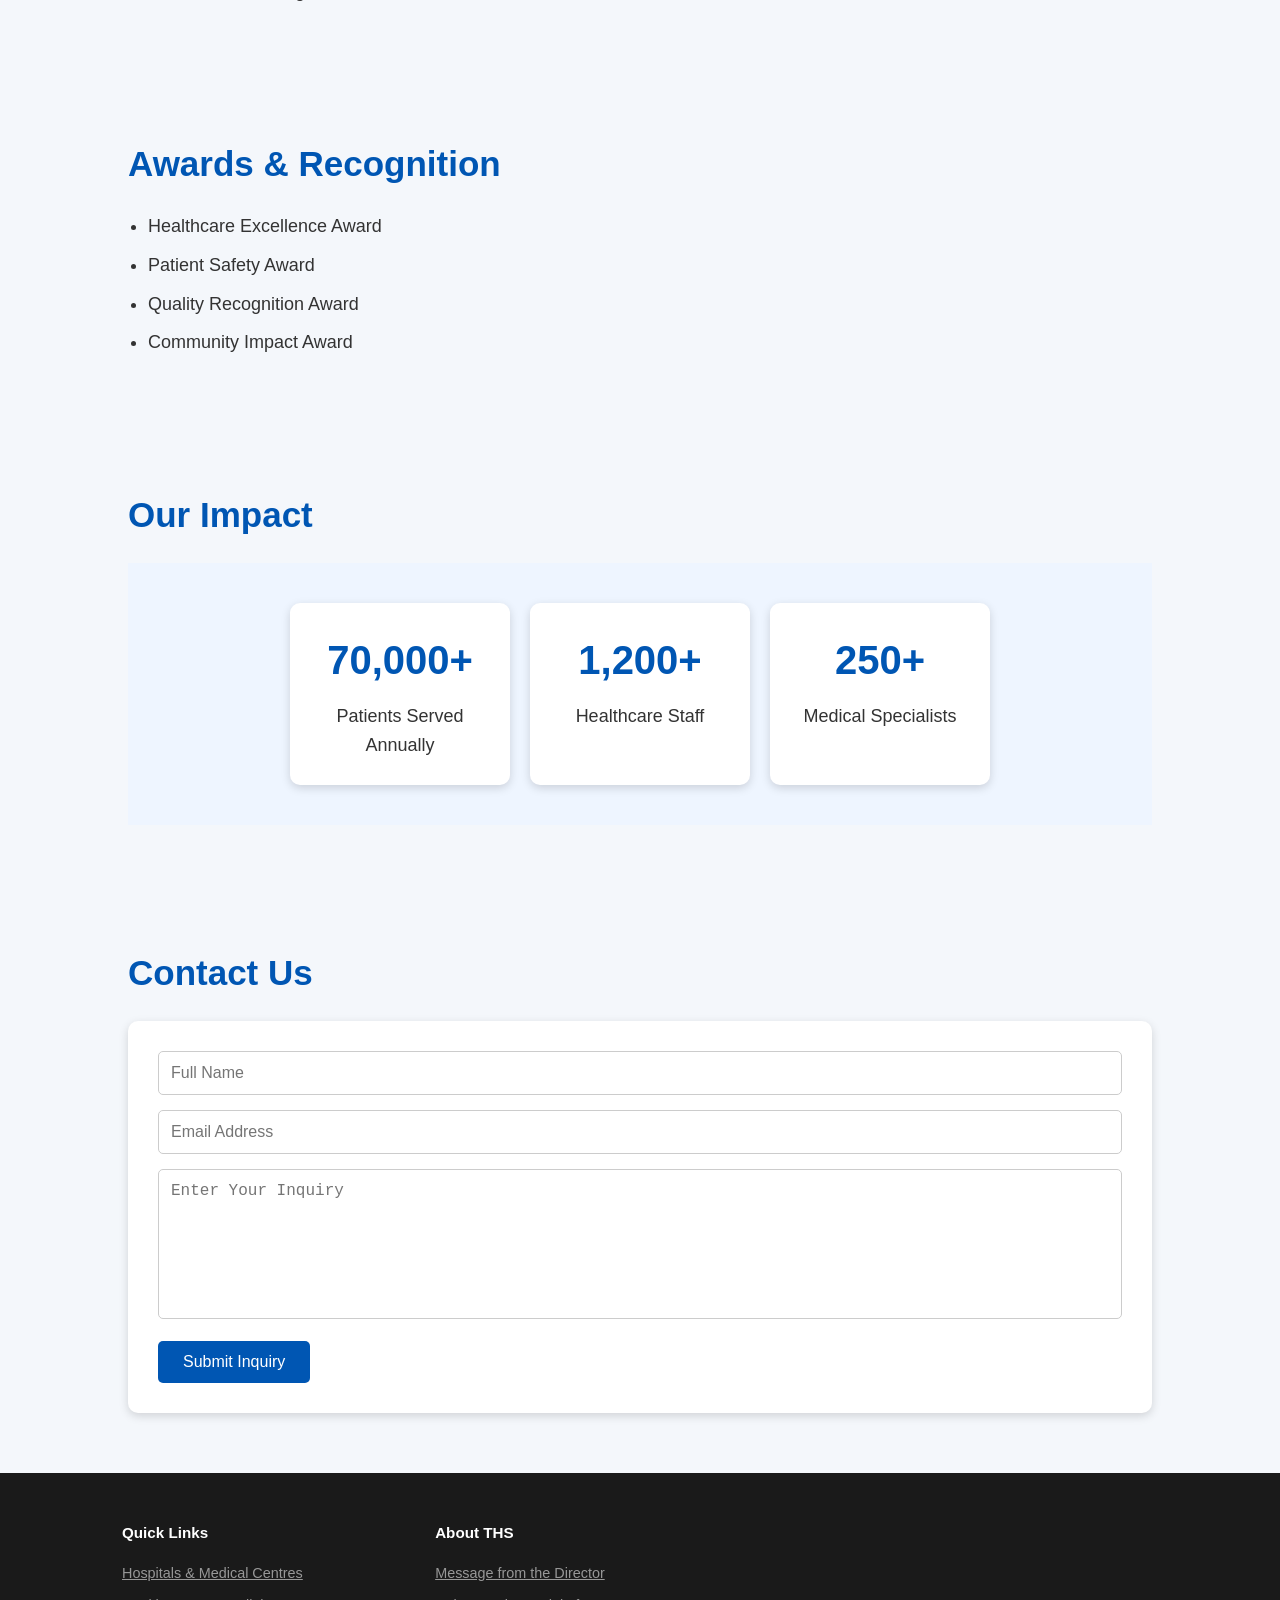
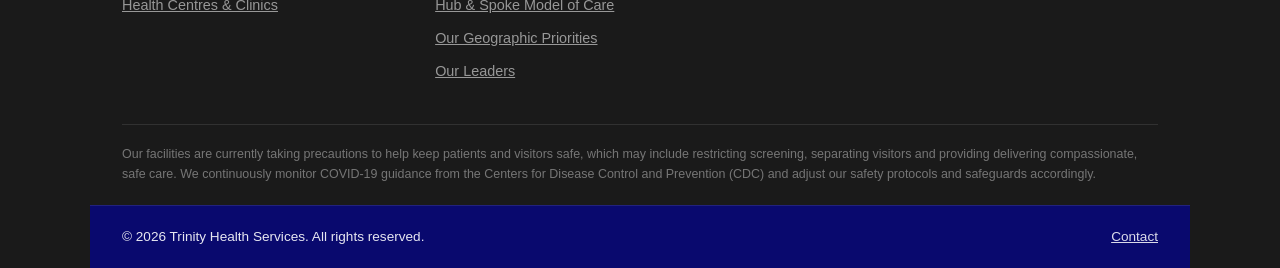
<file: assets/pages/kenya.html>
<!DOCTYPE html>
<html>

<head>

<head>
  <title>Trinity Hospitals - Trinity Health Services</title>
    <link rel="stylesheet" href="../css/kenya.css">

</head>

<body>
   <!-- ── TOP BAR ── -->
    <header class="top-bar" id="top-bar">
        <div class="top-bar-inner">
            <div class="brand">
                <div class="brand-icon">
                 <span>T</span>
                </div>
                <div class="brand-text">
                    <span class="brand-name">Trinity Health Services</span>
                </div>
            </div>
            <!--HORIZONTAL NAVBAR-->
            <nav class="navbar">
                <ul class="nav-links">
                    <li><a href="../../sample-index.html">Home</a></li>
                    <!--DROPDOWN MENU-->
                    <li class="dropdown">
                        <a href="javascript:void(0)" class="dropbtn">
                            Our Country footprint <span class="arrow">&#129174;</span>
                        </a>
                        <div class="dropdown-content">
                            <a href="../pages/afghanistan.html">Afghanistan</a>
                            <a href="../pages/kenya.html">Kenya</a>
                            <a href="../pages/pakistan.html">Pakistan</a>
                            <a href="../pages/Tanzania.html">Tanzania</a>
                            <a href="../pages/university.html">Trinity University Hospitals</a>
                        </div>
                    </li>
                </ul>
            </nav>
           
        </div>
    </header>
<!--hero section-->
<section class="hero" id="hero">
        <div class="hero-bg">
           
            <div class="hero-bg-placeholder"></div>
        </div>
<h1>KENYA</h1>

<p>Trinity Health Services</p>

</section>

<section class="stats">

<div class="card">
<h2>64</h2>
<p>Healthcare Facilities</p>
</div>

<div class="card">
<h2>6</h2>
<p>Hospitals</p>
</div>

<div class="card">
<h2>52</h2>
<p>Clinics</p>
</div>

</section>

<section>

<h2>About Trinity Health Services Kenya</h2>

<p>
Trinity Health Services Kenya is committed to providing
quality healthcare through hospitals, medical centres,
community outreach programmes and modern healthcare
innovations across the country.
</p>

</section>

<section>

<h2>Our Gallery</h2>

<div class="gallery">

<img src="../images/Hosp bed 2.jpg">

<img src="../images/Hosp bed.jpg">

<img src="../images/ky img 3.jpg" >

<img src="../images/ky img.jpg">

<img src=" ../images/ky 2 img.jpg"



</div>

</section>

<section>

<h2>Health Centres & Clinics</h2>

<ul>

<li>Nairobi Medical Centre</li>

<li>Mombasa Health Centre</li>

<li>Kisumu Community Clinic</li>

<li>Nakuru Medical Centre</li>

<li>Eldoret Health Centre</li>

</ul>

</section>

<section>

<h2>Leadership Team</h2>

<div class="team">

<div>
    <img src="../images/Sohail-Baloch CEO KY.jpeg">
    
<p><strong>Sohail Baloch</strong><br>Chief Executive Officer</p>
</div>

<div>

    <img src="../images/Dr.Denis-Acullu-Medical-Director KY.jpeg">

<p><strong>Dr Denis Acullu</strong><br>Medical Director</p>
</div>

<div>

<img src="../images/Shairoz-Dawood_Head-of-Finance KY.jpg">

<p><strong>Shairoz Dawood</strong><br>Head of Finance</p>
</div>

</div>

</section>

<section>

<h2>Professional Team</h2>

<p>
Our team comprises highly qualified doctors,
nurses, pharmacists, laboratory specialists,
radiologists and healthcare administrators.
</p>

</section>

<section>

<h2>History & Milestones</h2>

<ul>

<li>1958 – Foundation established</li>

<li>1975 – Expansion of healthcare services</li>

<li>2000 – Modernisation of facilities</li>

<li>2015 – Launch of regional outreach programmes</li>

<li>2025 – Continued growth and innovation</li>

</ul>

</section>

<section>

<h2>Awards & Recognition</h2>

<ul>

<li>Healthcare Excellence Award</li>

<li>Patient Safety Award</li>

<li>Quality Recognition Award</li>

<li>Community Impact Award</li>

</ul>

</section>

<section>

<h2>Our Impact</h2>

<div class="stats">

<div class="card">
<h2>70,000+</h2>
<p>Patients Served Annually</p>
</div>

<div class="card">
<h2>1,200+</h2>
<p>Healthcare Staff</p>
</div>

<div class="card">
<h2>250+</h2>
<p>Medical Specialists</p>
</div>

</div>

</section>



<section>

<h2>Contact Us</h2>

<form>

<input
type="text"
placeholder="Full Name">

<input
type="email"
placeholder="Email Address">

<textarea
placeholder="Enter Your Inquiry">
</textarea>

<button type="submit">
Submit Inquiry
</button>

</form>

</section>

 <!-- ── FOOTER ── -->
    <footer class="footer" id="footer">
        <div class="footer-inner">
            <div class="footer-grid">
                <div class="footer-col">
                    <h4>Quick Links</h4>
                    <a href="#">Hospitals &amp; Medical Centres</a>
                    <a href="#">Health Centres &amp; Clinics</a>
                </div>
                <div class="footer-col">
                    <h4>About THS</h4>
                    <a href="#leadership-message">Message from the Director</a>
                    <a href="#hub-spoke-model">Hub &amp; Spoke Model of Care</a>
                    <a href="#geo-priorities">Our Geographic Priorities</a>
                    <a href="#leadership-team">Our Leaders</a>
                </div>
            </div>
            <div class="footer-disclaimer">
                <p>Our facilities are currently taking precautions to help keep patients and visitors safe, which may
                    include restricting screening, separating visitors and providing delivering compassionate, safe
                    care. We continuously monitor COVID-19 guidance from the Centers for Disease Control and Prevention
                    (CDC) and adjust our safety protocols and safeguards accordingly.</p>
            </div>
            <div class="footer-bottom">
                <span>&copy; 2026 Trinity Health Services. All rights reserved.</span>
                <div>
                    <a href="#contact-us">Contact</a>
                </div>
            </div>
        </div>
    </footer>

</body>

</html>
</file>
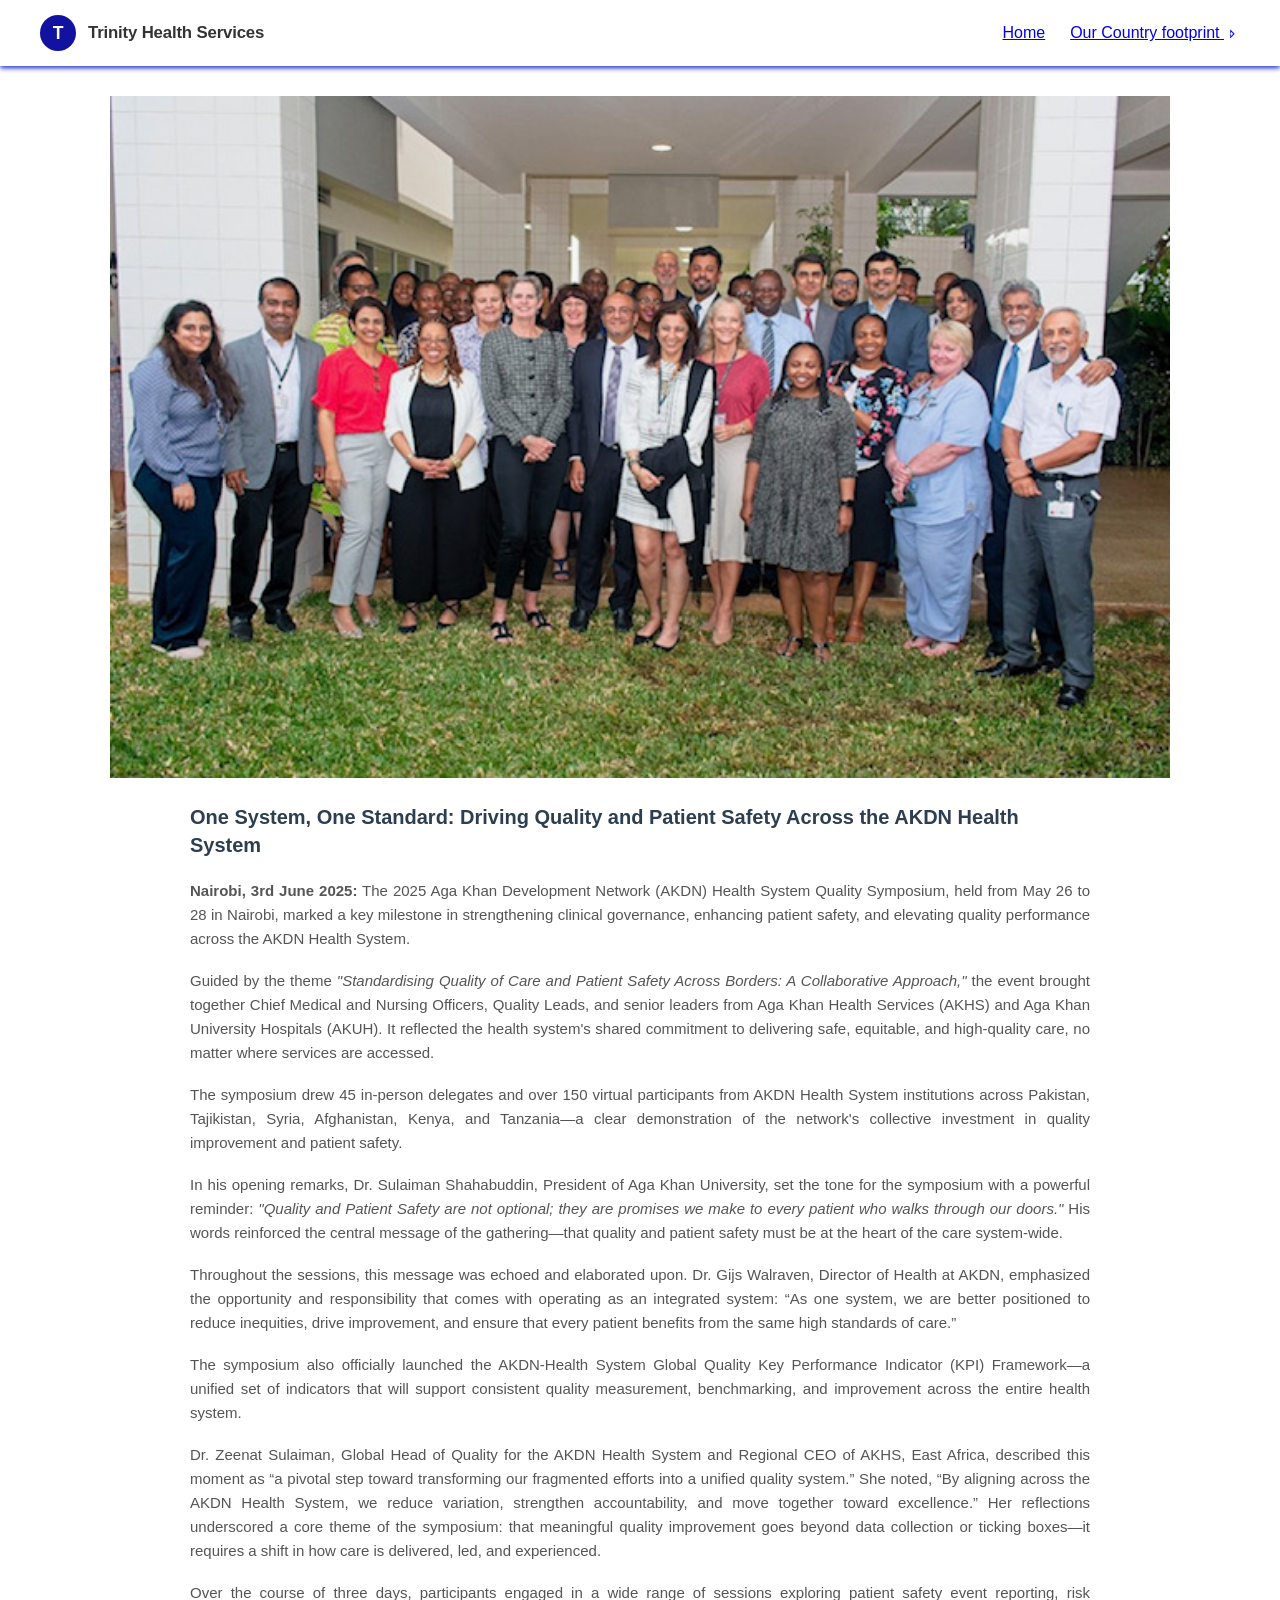
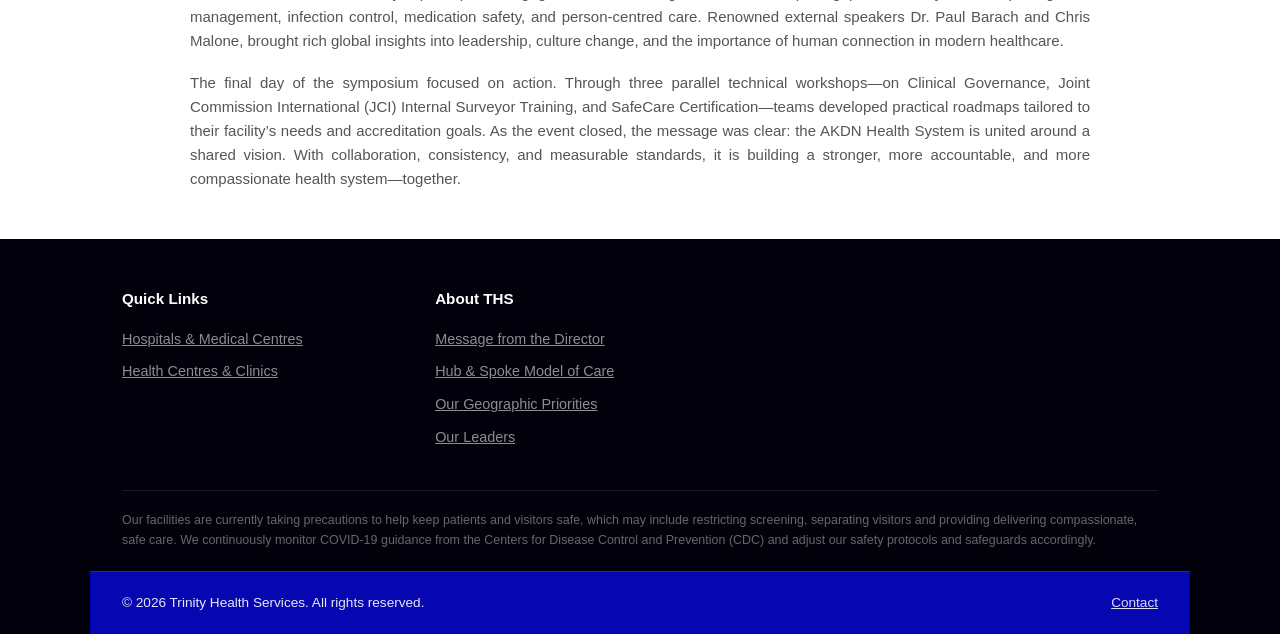
<file: assets/pages/newsupdates1.html>
<!DOCTYPE html>
<html lang="en">
<head>
    <meta charset="UTF-8">
    <meta name="viewport" content="width=device-width, initial-scale=1.0">
    <title>One System, One Standard - Trinity Health Services</title>
    <link rel="stylesheet" href="../css/newsupdates1.css">
</head>
<body>
 <!-- ── TOP BAR ── -->
    <header class="top-bar" id="top-bar">
        <div class="top-bar-inner">
            <div class="brand">
                <div class="brand-icon">
                 <span>T</span>
                </div>
                <div class="brand-text">
                    <span class="brand-name">Trinity Health Services</span>
                </div>
            </div>
            <!--HORIZONTAL NAVBAR-->
            <nav class="navbar">
                <ul class="nav-links">
                    <li class=""><a href="../../sample-index.html">Home</a></li>
                    <!--DROPDOWN MENU-->
                    <li class="dropdown">
                        <a href="javascript:void(0)" class="dropbtn">
                            Our Country footprint <span class="arrow">&#129174;</span>
                        </a>
                        <div class="dropdown-content">
                            <a href="../pages/afghanistan.html">Afghanistan</a>
                            <a href="../pages/kenya.html">Kenya</a>
                            <a href="../pages/pakistan.html">Pakistan</a>
                            <a href="../pages/Tanzania.html">Tanzania</a>
                            <a href="../pages/university.html">Trinity University Hospitals</a>
                        </div>
                    </li>
                </ul>
            </nav>
           
        </div>
    </header>


    

    <main class="content-container">
        <article class="news-article">
            
            <div class="featured-image-wrapper">
                <img src="../images/image0.jpeg" alt="AKDN Health System Quality Symposium Delegates" class="featured-image">
            </div>

            <div class="article-body">
                <h2 class="article-title">One System, One Standard: Driving Quality and Patient Safety Across the AKDN Health System</h2>
                
                <p class="article-text">
                    <strong>Nairobi, 3rd June 2025:</strong> The 2025 Aga Khan Development Network (AKDN) Health System Quality Symposium, held from May 26 to 28 in Nairobi, marked a key milestone in strengthening clinical governance, enhancing patient safety, and elevating quality performance across the AKDN Health System.
                </p>

                <p class="article-text">
                    Guided by the theme <em>"Standardising Quality of Care and Patient Safety Across Borders: A Collaborative Approach,"</em> the event brought together Chief Medical and Nursing Officers, Quality Leads, and senior leaders from Aga Khan Health Services (AKHS) and Aga Khan University Hospitals (AKUH). It reflected the health system's shared commitment to delivering safe, equitable, and high-quality care, no matter where services are accessed.
                </p>

                <p class="article-text">
                    The symposium drew 45 in-person delegates and over 150 virtual participants from AKDN Health System institutions across Pakistan, Tajikistan, Syria, Afghanistan, Kenya, and Tanzania—a clear demonstration of the network's collective investment in quality improvement and patient safety.
                </p>

                <p class="article-text">
                    In his opening remarks, Dr. Sulaiman Shahabuddin, President of Aga Khan University, set the tone for the symposium with a powerful reminder: <em>"Quality and Patient Safety are not optional; they are promises we make to every patient who walks through our doors."</em> His words reinforced the central message of the gathering—that quality and patient safety must be at the heart of the care system-wide.
                </p>

                <p class="article-text">
                    Throughout the sessions, this message was echoed and elaborated upon. Dr. Gijs Walraven, Director of Health at AKDN, emphasized the opportunity and responsibility that comes with operating as an integrated system: “As one system, we are better positioned to reduce inequities, drive improvement, and ensure that every patient benefits from the same high standards of care.”
                </p>
                <p class="article-text">
                    The symposium also officially launched the AKDN-Health System Global Quality Key Performance Indicator (KPI) Framework—a unified set of indicators that will support consistent quality measurement, benchmarking, and improvement across the entire health system.
                </p>

                <p class="article-text">
                    Dr. Zeenat Sulaiman, Global Head of Quality for the AKDN Health System and Regional CEO of AKHS, East Africa, described this moment as “a pivotal step toward transforming our fragmented efforts into a unified quality system.” She noted, “By aligning across the AKDN Health System, we reduce variation, strengthen accountability, and move together toward excellence.” Her reflections underscored a core theme of the symposium: that meaningful quality improvement goes beyond data collection or ticking boxes—it requires a shift in how care is delivered, led, and experienced.
                </p>

                <p class="article-text">
                    Over the course of three days, participants engaged in a wide range of sessions exploring patient safety event reporting, risk management, infection control, medication safety, and person-centred care. Renowned external speakers Dr. Paul Barach and Chris Malone, brought rich global insights into leadership, culture change, and the importance of human connection in modern healthcare.
                </p>

                <p class="article-text">
                    The final day of the symposium focused on action. Through three parallel technical workshops—on Clinical Governance, Joint Commission International (JCI) Internal Surveyor Training, and SafeCare Certification—teams developed practical roadmaps tailored to their facility’s needs and accreditation goals.


                    As the event closed, the message was clear: the AKDN Health System is united around a shared vision. With collaboration, consistency, and measurable standards, it is building a stronger, more accountable, and more compassionate health system—together.
                </p>


            </div>

        </article>
    </main>

    <!-- ── FOOTER ── -->
    <footer class="footer" id="footer">
        <div class="footer-inner">
            <div class="footer-grid">
                <div class="footer-col">
                    <h4>Quick Links</h4>
                    <a href="#">Hospitals &amp; Medical Centres</a>
                    <a href="#">Health Centres &amp; Clinics</a>
                </div>
                <div class="footer-col">
                    <h4>About THS</h4>
                    <a href="../../sample-index.html#leadership-message">Message from the Director</a>
                    <a href="../../sample-index.html#hub-spoke-model">Hub &amp; Spoke Model of Care</a>
                    <a href="../../sample-index.html#geo-priorities">Our Geographic Priorities</a>
                    <a href="../../sample-index.html#leadership-team">Our Leaders</a>
                </div>
            </div>
            <div class="footer-disclaimer">
                <p>Our facilities are currently taking precautions to help keep patients and visitors safe, which may
                    include restricting screening, separating visitors and providing delivering compassionate, safe
                    care. We continuously monitor COVID-19 guidance from the Centers for Disease Control and Prevention
                    (CDC) and adjust our safety protocols and safeguards accordingly.</p>
            </div>
            <div class="footer-bottom">
                <span>&copy; 2026 Trinity Health Services. All rights reserved.</span>
                <div>
                    <a href="#contact-us">Contact</a>
                </div>
            </div>
        </div>
    </footer>

</body>

</html>
</file>
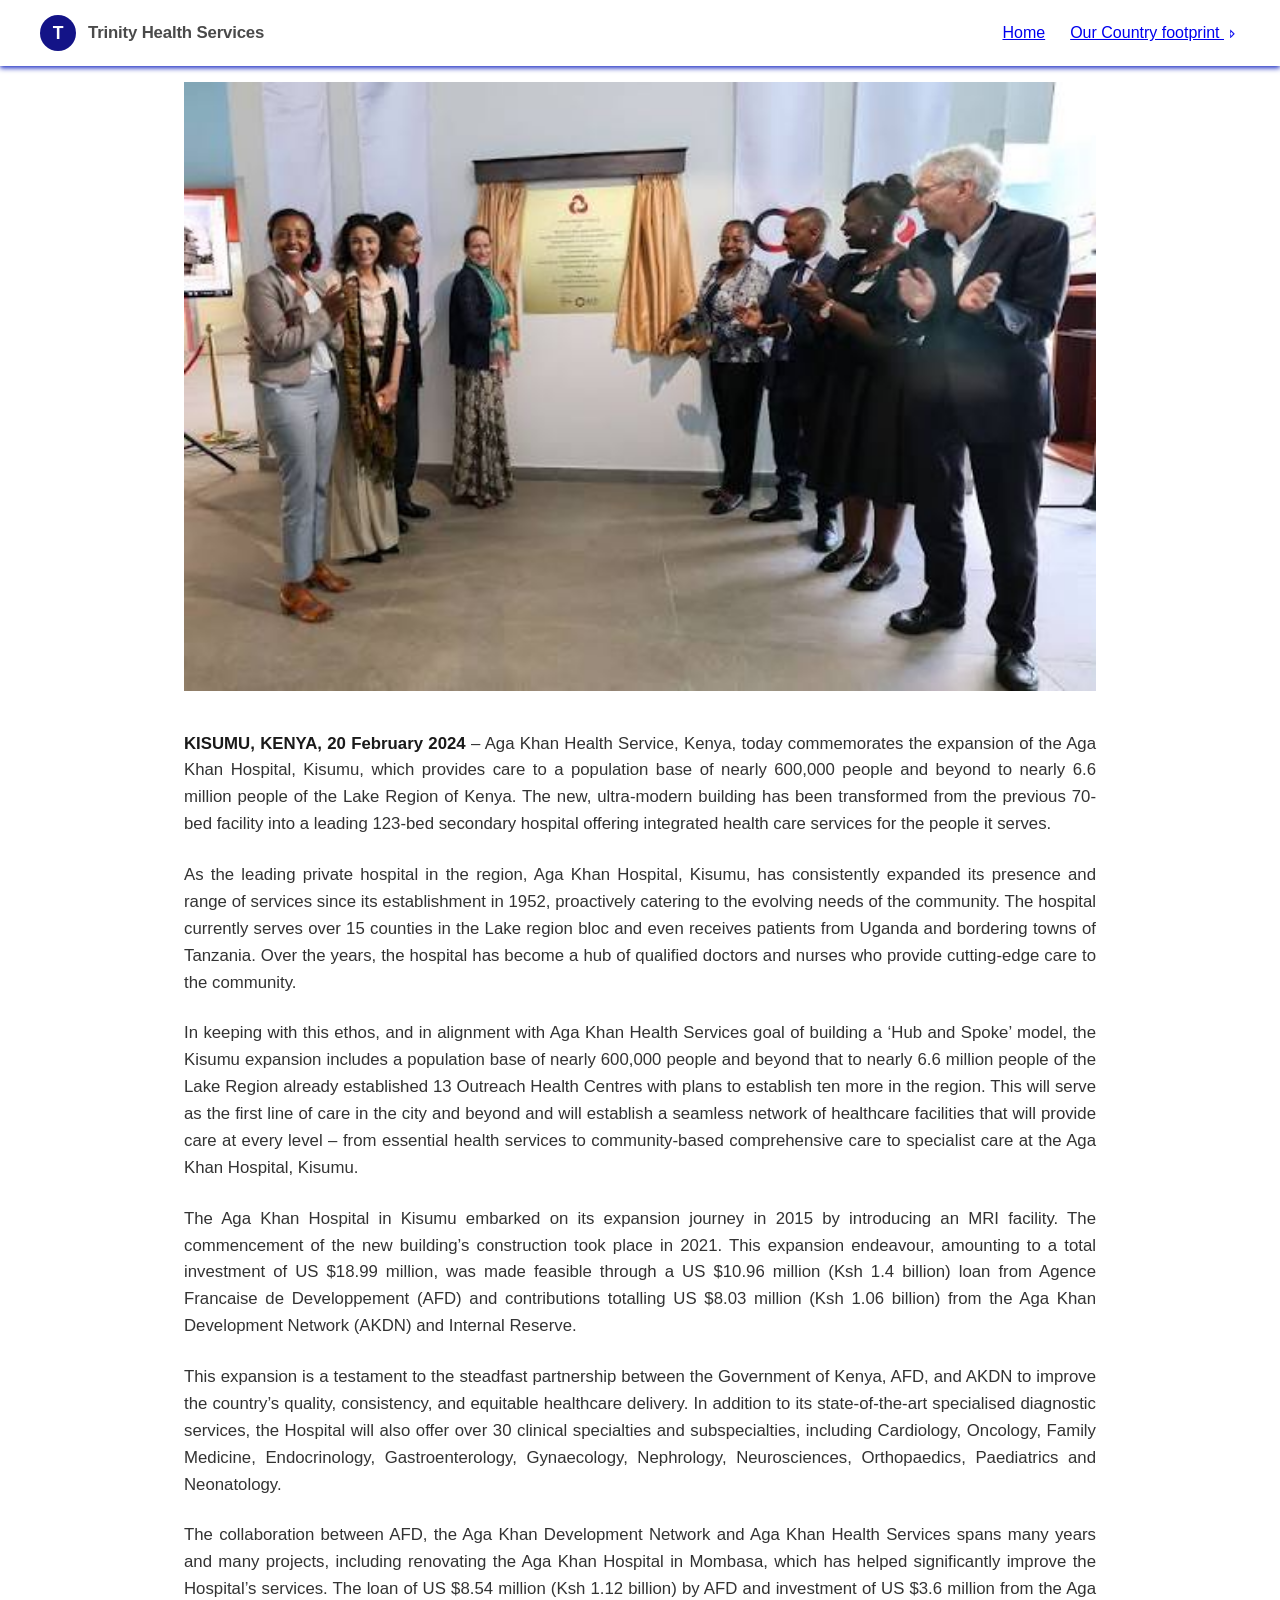
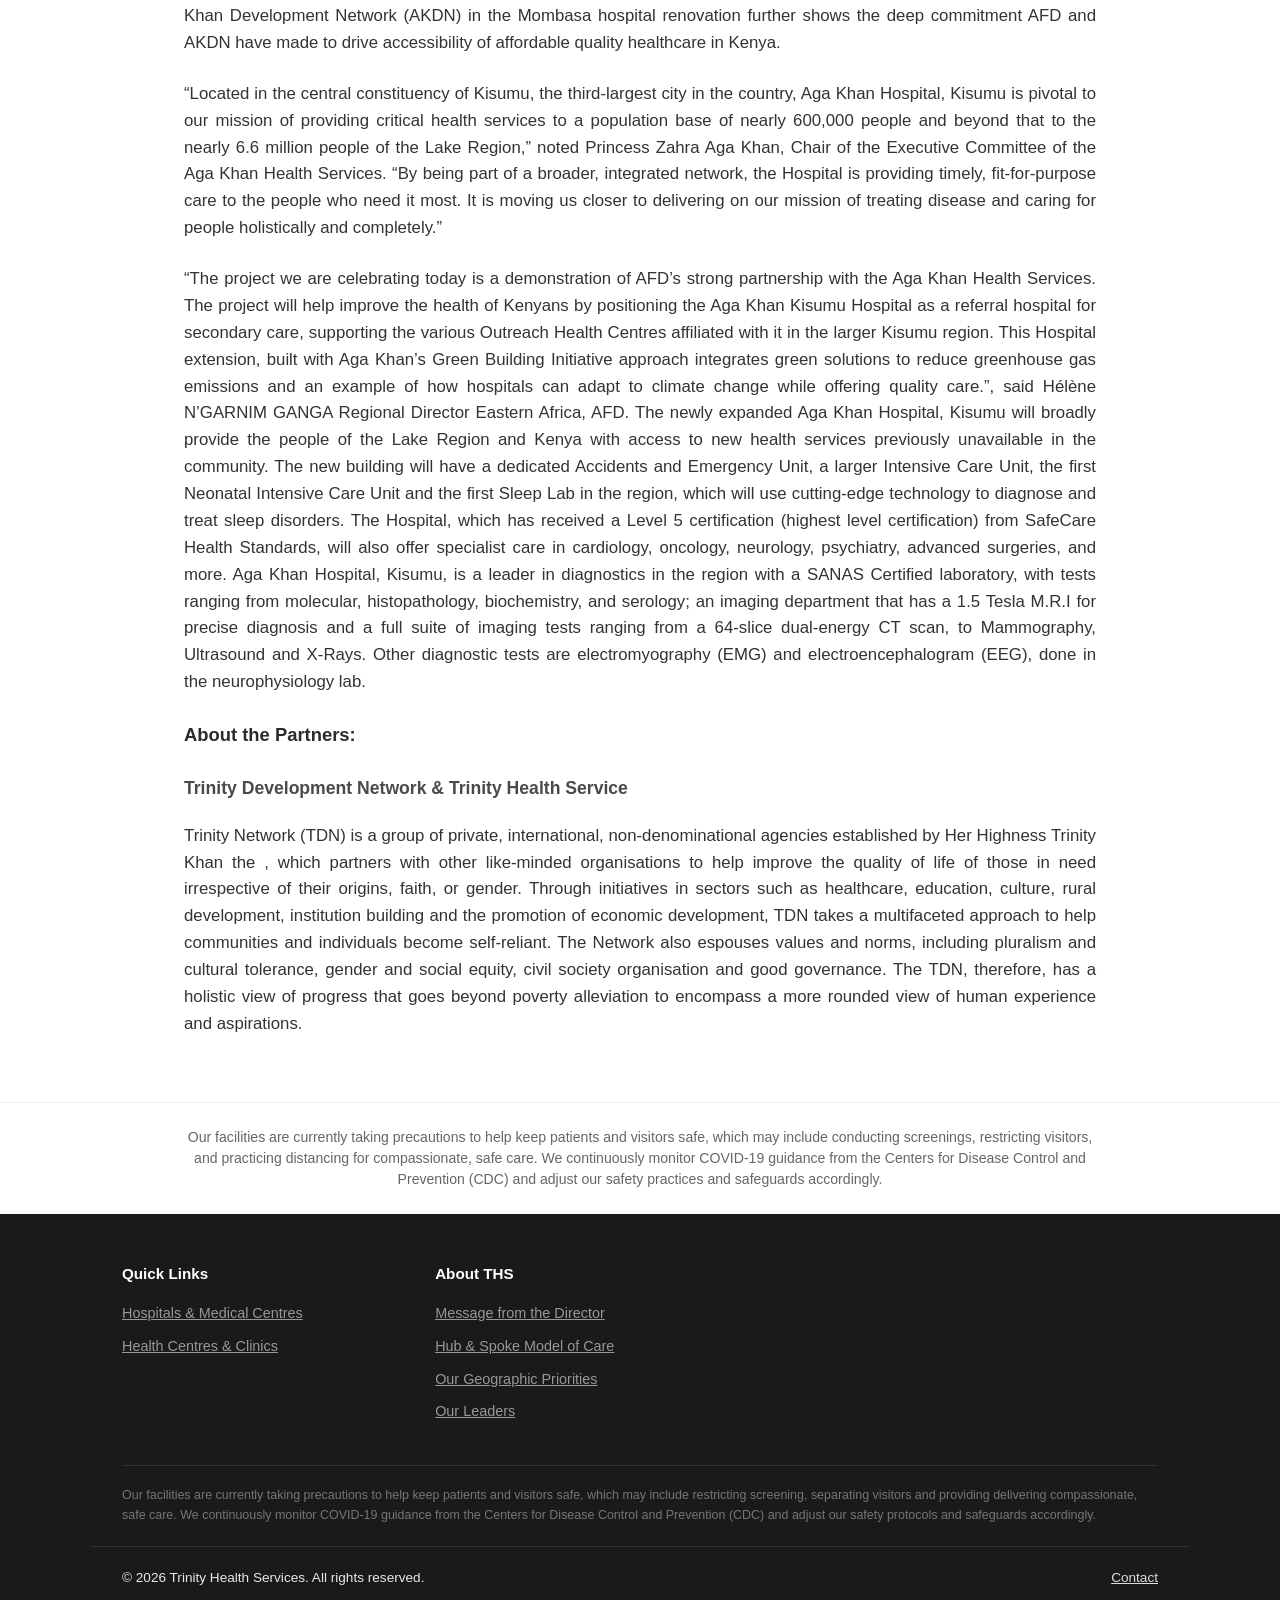
<file: assets/pages/newsupdates2.html>
<!DOCTYPE html>
<html lang="en">
<head>
    <meta charset="UTF-8">
    <meta name="viewport" content="width=device-width, initial-scale=1.0">
    <title>Trinity Health Services Layout</title>
    <link rel="stylesheet" href="../css/newsupdates2.css">
</head>
<body>

    
    <header class="top-bar" id="top-bar">
        <div class="top-bar-inner">
            <div class="brand">
                <div class="brand-icon">
                 <span>T</span>
                </div>
                <div class="brand-text">
                    <span class="brand-name">Trinity Health Services</span>
                </div>
            </div>
            <!--HORIZONTAL NAVBAR-->
            <nav class="navbar">
                <ul class="nav-links">
                    <li><a href="../../sample-index.html">Home</a></li>
                    <!--DROPDOWN MENU-->
                    <li class="dropdown">
                        <a href="javascript:void(0)" class="dropbtn">
                            Our Country footprint <span class="arrow">&#129174;</span>
                        </a>
                        <div class="dropdown-content">
                            <a href="../pages/afghanistan.html">Afghanistan</a>
                            <a href="../pages/kenya.html">Kenya</a>
                            <a href="../pages/pakistan.html">Pakistan</a>
                            <a href="../pages/Tanzania.html">Tanzania</a>
                            <a href="../pages/university.html">Trinity University Hospitals</a>
                        </div>
                    </li>
                </ul>
            </nav>
           
        </div>
    </header>

    </div>

    <main class="main-content">
        <div class="content-container">
            
            <div class="featured-image-wrapper">
                <img src="../images/image1.jpeg" alt="out reach" class="featured-image">
            </div>

            <article class="article-body">
                <p>
                    <strong>KISUMU, KENYA, 20 February 2024</strong> – Aga Khan Health Service, Kenya, today commemorates the expansion of the Aga Khan Hospital, Kisumu, which provides care to a population base of nearly 600,000 people and beyond to nearly 6.6 million people of the Lake Region of Kenya. The new, ultra-modern building has been transformed from the previous 70-bed facility into a leading 123-bed secondary hospital offering integrated health care services for the people it serves.
                </p>

                <p>
                    As the leading private hospital in the region, Aga Khan Hospital, Kisumu, has consistently expanded its presence and range of services since its establishment in 1952, proactively catering to the evolving needs of the community. The hospital currently serves over 15 counties in the Lake region bloc and even receives patients from Uganda and bordering towns of Tanzania. Over the years, the hospital has become a hub of qualified doctors and nurses who provide cutting-edge care to the community.
                </p>

                <p>
                    In keeping with this ethos, and in alignment with Aga Khan Health Services goal of building a ‘Hub and Spoke’ model, the Kisumu expansion includes a population base of nearly 600,000 people and beyond that to nearly 6.6 million people of the Lake Region already established 13 Outreach Health Centres with plans to establish ten more in the region. This will serve as the first line of care in the city and beyond and will establish a seamless network of healthcare facilities that will provide care at every level – from essential health services to community-based comprehensive care to specialist care at the Aga Khan Hospital, Kisumu.

                </p>

                <p>
                    The Aga Khan Hospital in Kisumu embarked on its expansion journey in 2015 by introducing an MRI facility. The commencement of the new building’s construction took place in 2021. This expansion endeavour, amounting to a total investment of US $18.99 million, was made feasible through a US $10.96 million (Ksh 1.4 billion) loan from Agence Francaise de Developpement (AFD) and contributions totalling US $8.03 million (Ksh 1.06 billion) from the Aga Khan Development Network (AKDN) and Internal Reserve.

                </p>

                <p>
                    This expansion is a testament to the steadfast partnership between the Government of Kenya, AFD, and AKDN to improve the country’s quality, consistency, and equitable healthcare delivery. In addition to its state-of-the-art specialised diagnostic services, the Hospital will also offer over 30 clinical specialties and subspecialties, including Cardiology, Oncology, Family Medicine, Endocrinology, Gastroenterology, Gynaecology, Nephrology, Neurosciences, Orthopaedics,
                    Paediatrics and Neonatology.
                </p>
                
                <p>
                    The collaboration between AFD, the Aga Khan Development Network and Aga Khan Health Services spans many years and many projects, including renovating the Aga Khan Hospital in Mombasa, which has helped significantly improve the Hospital’s services.  The loan of US $8.54 million (Ksh 1.12 billion) by AFD and investment of US $3.6 million from the Aga Khan Development Network (AKDN) in the Mombasa hospital renovation further shows the deep commitment AFD and AKDN have made to drive accessibility of affordable quality healthcare in Kenya.

                </p>

                <p>
                    “Located in the central constituency of Kisumu, the third-largest city in the country, Aga Khan Hospital, Kisumu is pivotal to our mission of providing critical health services to a population base of nearly 600,000 people and beyond that to the nearly 6.6 million people of the Lake Region,” noted Princess Zahra Aga Khan, Chair of the Executive Committee of the Aga Khan Health Services.  “By being part of a broader, integrated network, the Hospital is providing timely, fit-for-purpose care to the people who need it most. It is moving us closer to delivering on our mission of treating disease and caring for people holistically and completely.”

                </p>

                <p>
                    “The project we are celebrating today is a demonstration of AFD’s strong partnership with the Aga Khan Health Services. The project will help improve the health of Kenyans by positioning the Aga Khan Kisumu Hospital as a referral hospital for secondary care, supporting the various Outreach Health Centres affiliated with it in the larger Kisumu region. This Hospital extension, built with Aga Khan’s Green Building Initiative approach integrates green solutions to reduce greenhouse gas emissions and an example of how hospitals can adapt to climate change while offering quality care.”, said Hélène N’GARNIM GANGA Regional Director Eastern Africa, AFD.

                    The newly expanded Aga Khan Hospital, Kisumu will broadly provide the people of the Lake Region and Kenya with access to new health services previously unavailable in the community.  The new building will have a dedicated Accidents and Emergency Unit, a larger Intensive Care Unit, the first Neonatal Intensive Care Unit and the first Sleep Lab in the region, which will use cutting-edge technology to diagnose and treat sleep disorders. The Hospital, which has received a Level 5 certification (highest level certification) from SafeCare Health Standards, will also offer specialist care in cardiology, oncology, neurology, psychiatry, advanced surgeries, and more.


                    Aga Khan Hospital, Kisumu, is a leader in diagnostics in the region with a SANAS Certified laboratory, with tests ranging from molecular, histopathology, biochemistry, and serology; an imaging department that has a 1.5 Tesla M.R.I for precise diagnosis and a full suite of imaging tests ranging from a 64-slice dual-energy CT scan, to Mammography, Ultrasound and X-Rays. Other diagnostic tests are electromyography (EMG) and electroencephalogram (EEG), done in the neurophysiology lab.
                </p>


                <section class="partners-section">
                    <h2 class="section-title">About the Partners:</h2>
                    <h3 class="subsection-title">Trinity Development Network & Trinity Health Service</h3>
                    
                    <p>
                        Trinity Network (TDN) is a group of private, international, non-denominational agencies established by Her Highness Trinity Khan the , which partners with other like-minded organisations to help improve the quality of life of those in need irrespective of their origins, faith, or gender.  Through initiatives in sectors such as healthcare, education, culture, rural development, institution building and the promotion of economic development, TDN takes a multifaceted approach to help communities and individuals become self-reliant. The Network also espouses values and norms, including pluralism and cultural tolerance, gender and social equity, civil society organisation and good governance. The TDN, therefore, has a holistic view of progress that goes beyond poverty alleviation to encompass a more rounded view of human experience and aspirations.


                    </p>

                </section>
            </article>
        </div>
    </main>

    <div class="disclaimer-container">
        <div class="content-container">
            <p class="disclaimer-text">
                Our facilities are currently taking precautions to help keep patients and visitors safe, which may include conducting screenings, restricting visitors, and practicing distancing for compassionate, safe care. We continuously monitor COVID-19 guidance from the Centers for Disease Control and Prevention (CDC) and adjust our safety practices and safeguards accordingly.
            </p>
        </div>
    </div>
<footer class="footer" id="footer">
        <div class="footer-inner">
            <div class="footer-grid">
                <div class="footer-col">
                    <h4>Quick Links</h4>
                    <a href="#">Hospitals &amp; Medical Centres</a>
                    <a href="#">Health Centres &amp; Clinics</a>
                </div>
                <div class="footer-col">
                    <h4>About THS</h4>
                    <a href="../../sample-index.html#leadership-message">Message from the Director</a>
                    <a href="../../sample-index.html#hub-spoke-model">Hub &amp; Spoke Model of Care</a>
                    <a href="../../sample-index.html#geo-priorities">Our Geographic Priorities</a>
                    <a href="../../sample-index.html#leadership-team">Our Leaders</a>
                </div>
            </div>
            <div class="footer-disclaimer">
                <p>Our facilities are currently taking precautions to help keep patients and visitors safe, which may
                    include restricting screening, separating visitors and providing delivering compassionate, safe
                    care. We continuously monitor COVID-19 guidance from the Centers for Disease Control and Prevention
                    (CDC) and adjust our safety protocols and safeguards accordingly.</p>
            </div>
            <div class="footer-bottom">
                <span>&copy; 2026 Trinity Health Services. All rights reserved.</span>
                <div>
                    <a href="#contact-us">Contact</a>
                </div>
            </div>
        </div>
    </footer>

</body>
</html>
</file>
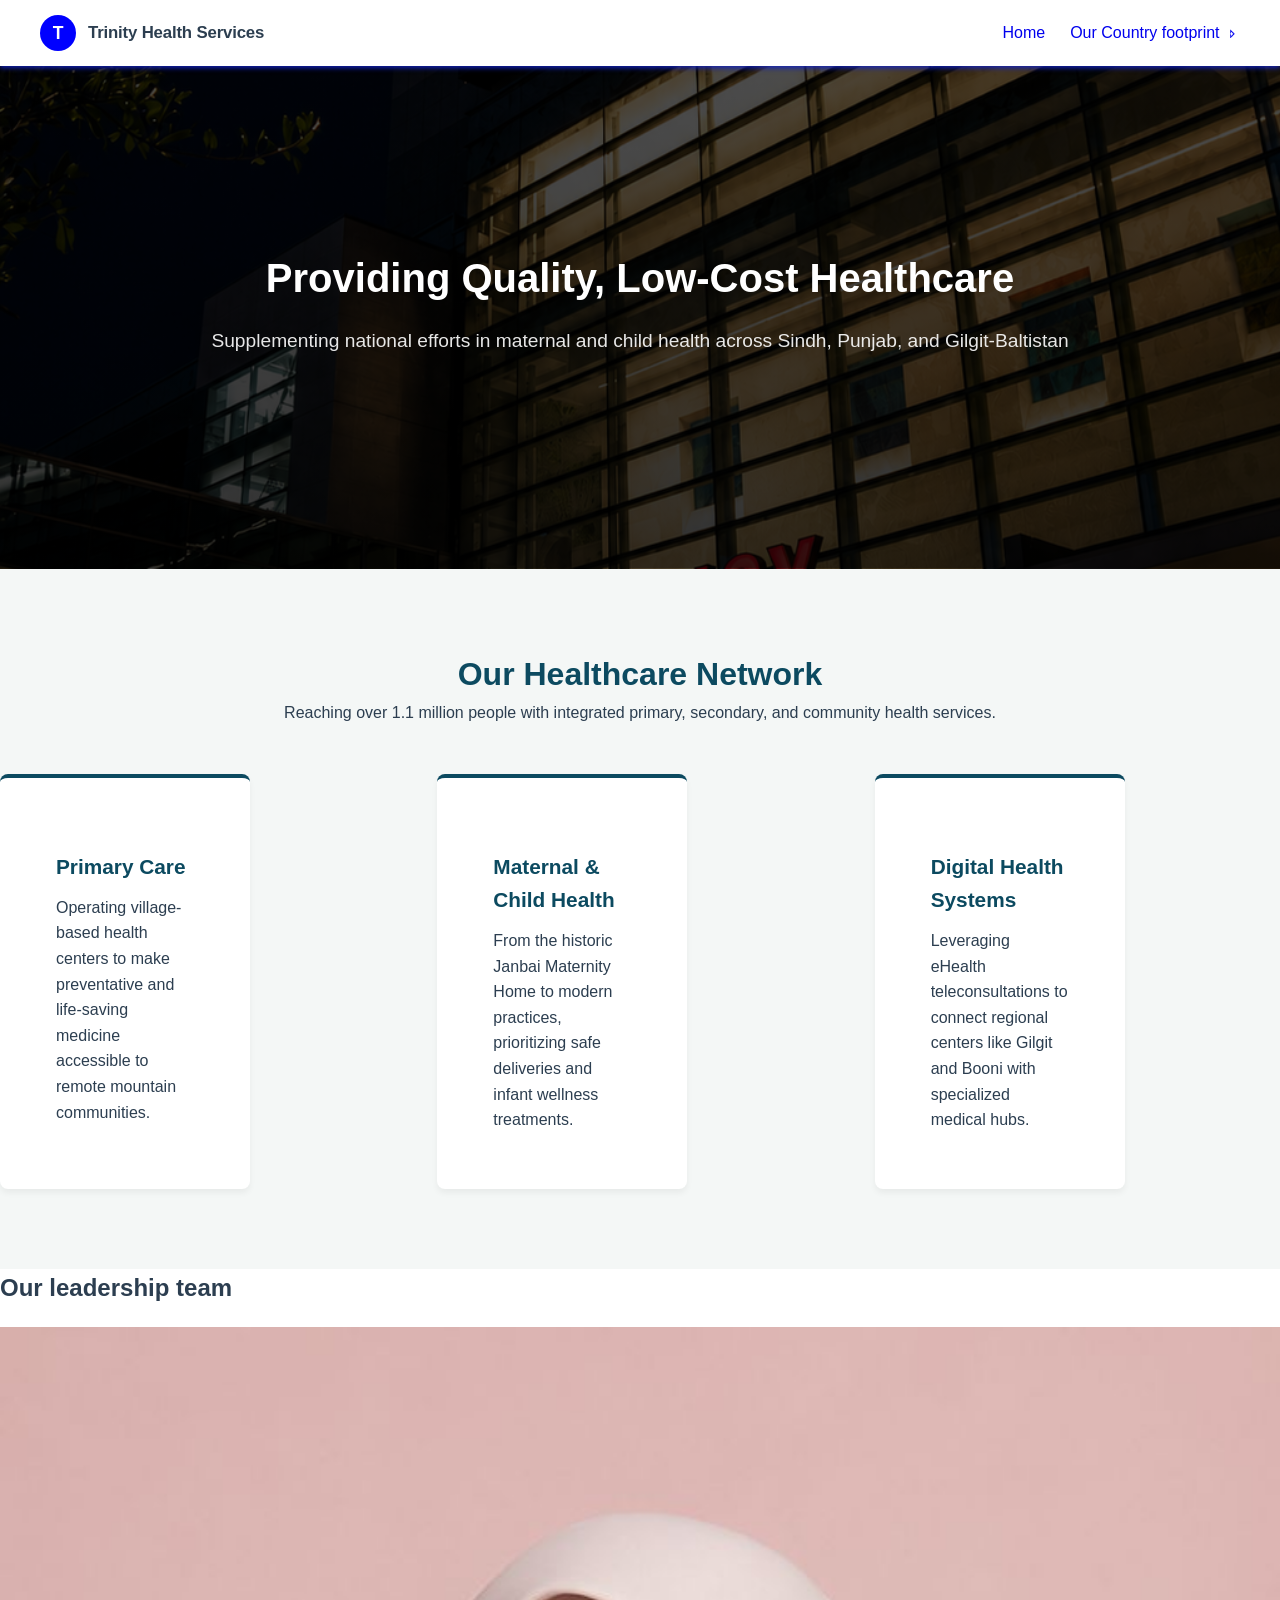
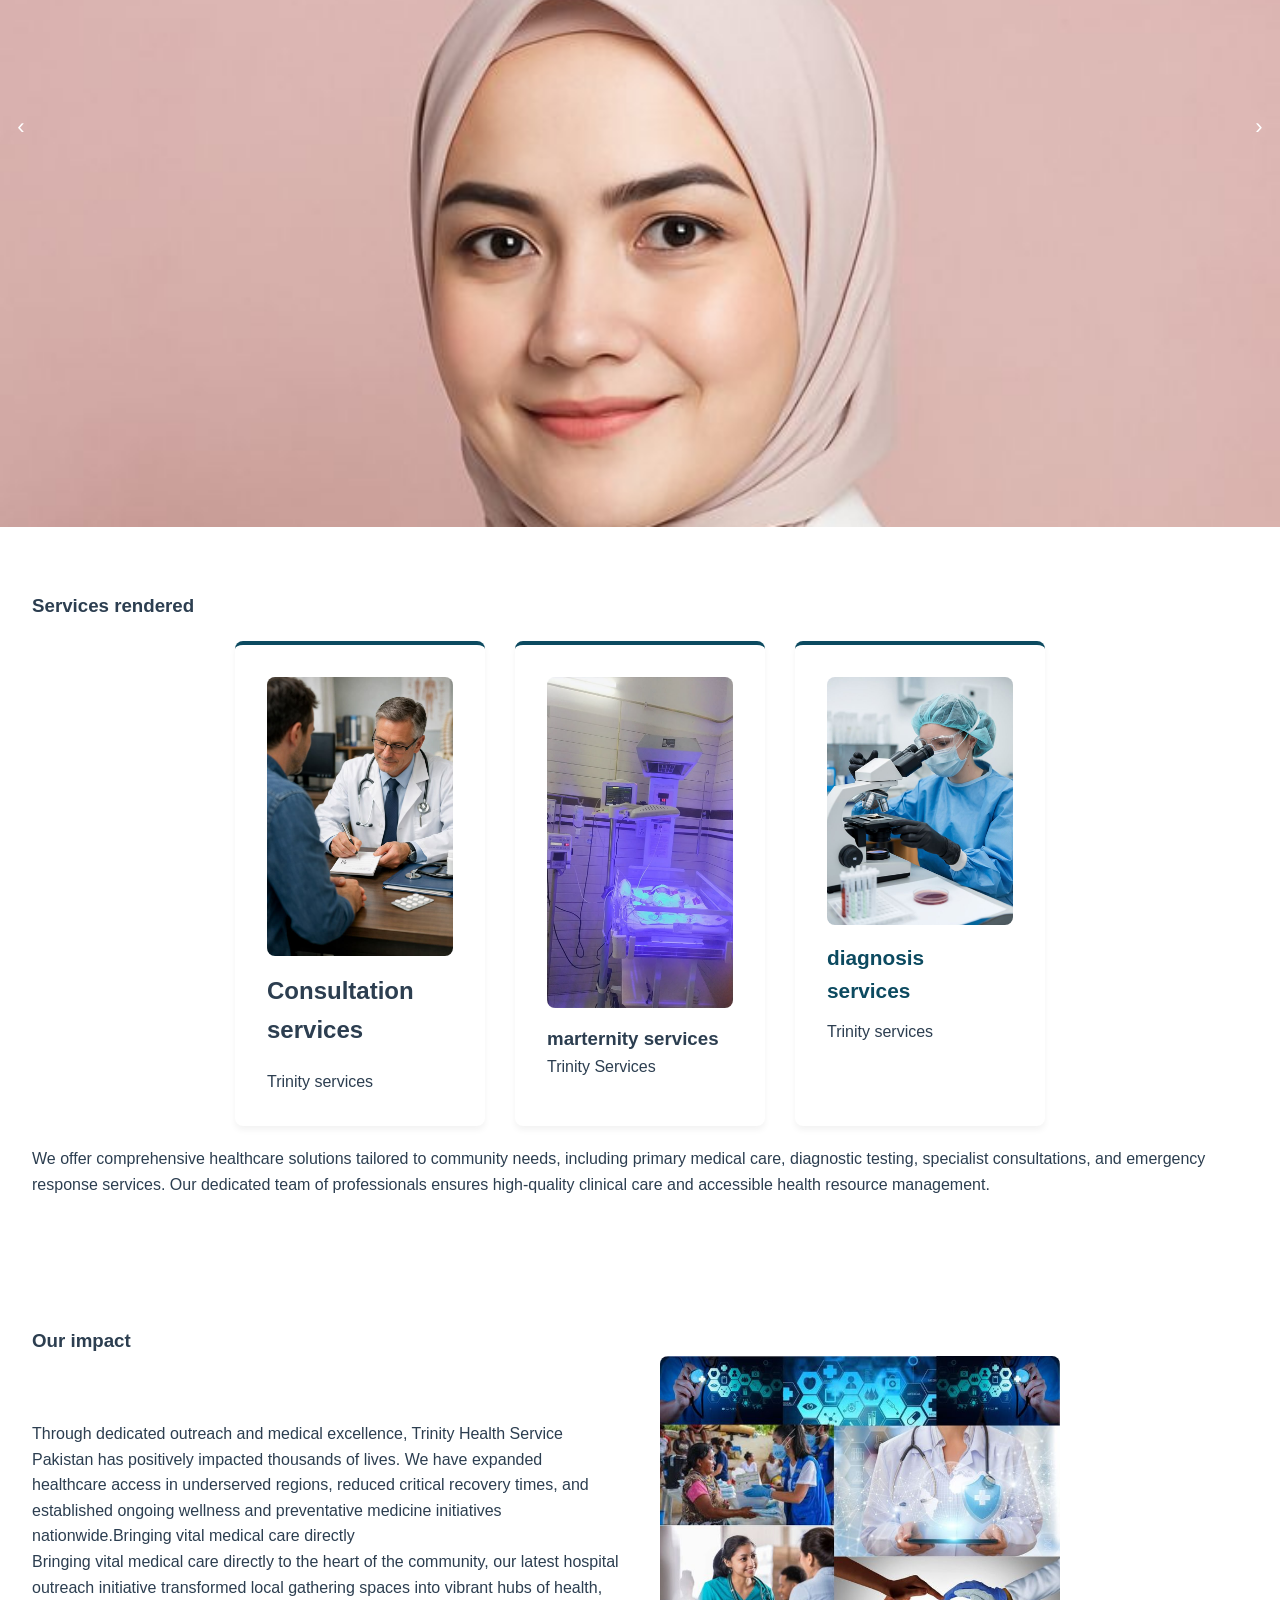
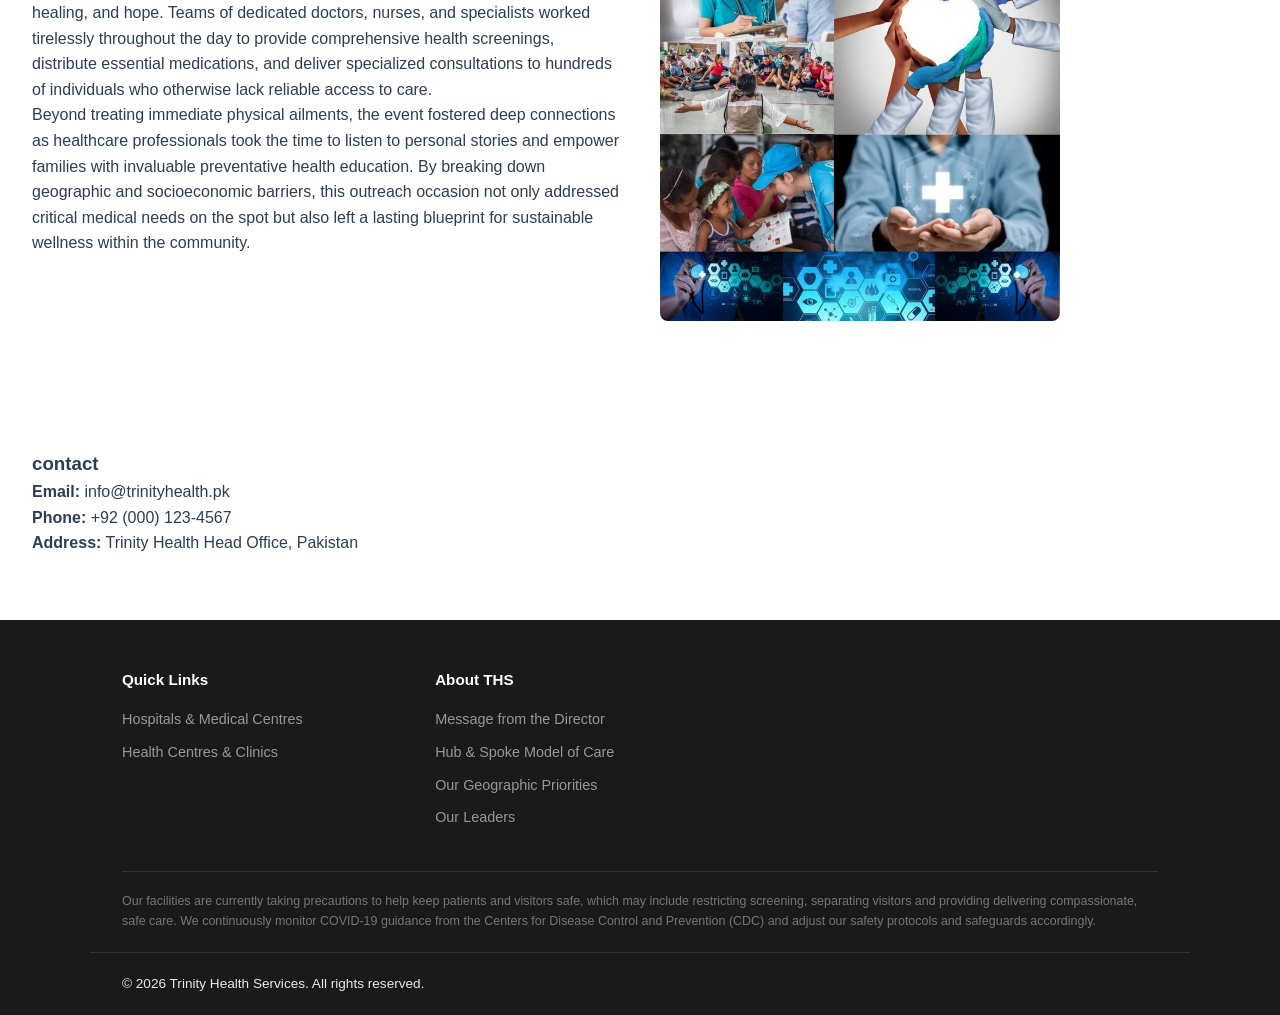
<file: assets/pages/pakistan.html>
<!DOCTYPE html>
<html lang="en">
<head>
    <meta charset="UTF-8">
    <meta name="viewport" content="width=device-width, initial-scale=1.0">
    <title>Trinity health services, Pakistan</title>
    <link rel="stylesheet" href="../css/pakistan.css">
</head>
<body>
   <!-- ── TOP BAR ── -->
    <header class="top-bar" id="top-bar">
        <div class="top-bar-inner">
            <div class="brand">
                <div class="brand-icon">
                 <span>T</span>
                </div>
                <div class="brand-text">
                    <span class="brand-name">Trinity Health Services</span>
                </div>
            </div>
            <!--HORIZONTAL NAVBAR-->
            <nav class="navbar">
                <ul class="nav-links">
                    <li><a href="../../sample-index.html">Home</a></li>
                    <!--DROPDOWN MENU-->
                    <li class="dropdown">
                        <a href="javascript:void(0)" class="dropbtn">
                            Our Country footprint <span class="arrow">&#129174;</span>
                        </a>
                        <div class="dropdown-content">
                            <a href="../pages/afghanistan.html">Afghanistan</a>
                            <a href="../pages/kenya.html">Kenya</a>
                            <a href="../pages/pakistan.html">Pakistan</a>
                            <a href="../pages/Tanzania.html">Tanzania</a>
                            <a href="../pages/university.html">Trinity University Hospitals</a>
                        </div>
                    </li>
                </ul>
            </nav>
           
        </div>
    </header>
    
    <section class="hero-section">
        <div class="container hero-content">
            <h2>Providing Quality, Low-Cost Healthcare</h2>
            <p>Supplementing national efforts in maternal and child health across Sindh, Punjab, and Gilgit-Baltistan </p>
            
        </div>
    </section>

    <!-- Services Info Section -->
    <section class="services-section">
        <div class="container">
            <div class="section-title">
                <h3>Our Healthcare Network</h3>
                <p>Reaching over 1.1 million people with integrated primary, secondary, and community health services.</p>
            </div>
            
            <div class="services-grid">
                <!-- Card 1 -->
                <div class="card">
                    <div class="card-icon"></div>
                    <h4>Primary Care</h4>
                    <p>Operating village-based health centers to make preventative and life-saving medicine accessible to remote mountain communities.</p>
                </div>
                <!-- Card 2 -->
                <div class="card">
                    <div class="card-icon"></div>
                    <h4>Maternal & Child Health</h4>
                    <p>From the historic Janbai Maternity Home to modern practices, prioritizing safe deliveries and infant wellness treatments.</p>
                </div>
                <!-- Card 3 -->
                <div class="card">
                    <div class="card-icon"></div>
                    <h4>Digital Health Systems</h4>
                    <p>Leveraging eHealth teleconsultations to connect regional centers like Gilgit and Booni with specialized medical hubs.</p>
                </div>
            </div>
        </div>
</section>
          
          <section id="leadership" class="team-section">
            <h2>Our leadership team</h2>
    <div class="carousel">
    <button class="carousel-arrow left" onclick="previousSlide()">&#8249;</button>
<div class="carousel-item"></div>
    <img class="slide" src="../images/cardiologist.jpg" alt="assets/images/cardiologist.jpg">
   <img class="slide" src="../images/chiefmedicalofficer.jpg" alt="assets/images/chiefmedicalofficer.jpg">
    <img class="slide" src="../images/chiefsurgeon.jpg" alt="assets/images/chiefsurgeon.jpg">

    <button class="carousel-arrow right" onclick="nextSlide()">&#8250;</button>
</div>
 <script>
  const slides = document.querySelectorAll(".slide");
let currentSlide = 0;

function showSlide(index) {
    slides.forEach(slide => {
        slide.style.display = "none";
    });

    if (slides.length > 0) {
        slides[index].style.display = "block";
    }
}

function nextSlide() {
    currentSlide = (currentSlide + 1) % slides.length;
    showSlide(currentSlide);
}

function previousSlide() {
    currentSlide = (currentSlide - 1 + slides.length) % slides.length;
    showSlide(currentSlide);
}

showSlide(currentSlide);
</script>
    </section>
   <section id="Services rendered" class="section">
    <h3>Services rendered</h3>
      <div class="gallery-container">
            <div class="card">
                <img src="../images/consultation.jpg" alt="Consultation services" class="assets/images/consultation.jpg">
                <h2>Consultation services</h2>
                <p>Trinity services</p>
            </div>
        <div class="card">
            <img src="../images/marternity.jpg" alt="Marternity services" class="assets/images/marternity.jpg">
            <h3>marternity services</h3>
            <p>Trinity Services</p>
        </div>
        <div class="card">
            <img src="../images/diagnosis.jpg" alt="diagnosis services" class="assets/images/diagnosis.jpg">
            <h4>diagnosis services</h4>
            <p>Trinity services</p>
        </div>
        </div>
   <p>We offer comprehensive healthcare solutions tailored to community needs, 
  including primary medical care, diagnostic testing, specialist consultations, 
  and emergency response services. Our dedicated team of professionals ensures 
  high-quality clinical care and accessible health resource management.</p>
  </section>

<section id="Our impact" class="section">
    <h3>Our impact</h3>
    <div class="impact-container">
        <div class="impact-text">
        <p>Through dedicated outreach and medical excellence, Trinity Health Service Pakistan 
  has positively impacted thousands of lives. We have expanded healthcare access 
  in underserved regions, reduced critical recovery times, and established ongoing 
  wellness and preventative medicine initiatives nationwide.Bringing vital medical care directly
</p> 
   <p>
        Bringing vital medical care directly to the heart of the community, our latest hospital outreach 
        initiative transformed local gathering spaces into vibrant hubs of health, healing, and hope. 
        Teams of dedicated doctors, nurses, and specialists worked tirelessly throughout the day to provide 
        comprehensive health screenings, distribute essential medications, and deliver specialized consultations 
        to hundreds of individuals who otherwise lack reliable access to care. 
    </p>
    <p>
        Beyond treating immediate physical ailments, the event fostered deep connections as healthcare 
        professionals took the time to listen to personal stories and empower families with invaluable 
        preventative health education. By breaking down geographic and socioeconomic barriers, this outreach 
        occasion not only addressed critical medical needs on the spot but also left a lasting blueprint 
        for sustainable wellness within the community.
    </p>
</div>
        <div class="impact-image">
            <img src="../images/ourimpact.jpg" alt="Description of impact">
        </div>
    </div>
    </section>
<section id="contact" class="section">
    <h3>contact</h3>
    <p><strong>Email:</strong> info@trinityhealth.pk <br>
  <strong>Phone:</strong> +92 (000) 123-4567 <br>
  <strong>Address:</strong> Trinity Health Head Office, Pakistan</p>
  </section>



    <!-- Footer -->
    <footer class="footer" id="footer">
        <div class="footer-inner">
            <div class="footer-grid">
                <div class="footer-col">
                    <h4>Quick Links</h4>
                    <a href="#">Hospitals &amp; Medical Centres</a>
                    <a href="#">Health Centres &amp; Clinics</a>
                </div>
                <div class="footer-col">
                    <h4>About THS</h4>
                    <a href="../../sample-index.html#leadership-message">Message from the Director</a>
                    <a href="../../sample-index.html#hub-spoke-model">Hub &amp; Spoke Model of Care</a>
                    <a href="../../sample-index.html#geo-priorities">Our Geographic Priorities</a>
                    <a href="../../sample-index.html#leadership-team">Our Leaders</a>
                </div>
            </div>
            <div class="footer-disclaimer">
                <p>Our facilities are currently taking precautions to help keep patients and visitors safe, which may
                    include restricting screening, separating visitors and providing delivering compassionate, safe
                    care. We continuously monitor COVID-19 guidance from the Centers for Disease Control and Prevention
                    (CDC) and adjust our safety protocols and safeguards accordingly.</p>
            </div>
            <div class="footer-bottom">
                <span>&copy; 2026 Trinity Health Services. All rights reserved.</span>
                <div>
                    
                </div>
            </div>
        </div>
    </footer>
</body>
</html>
</file>
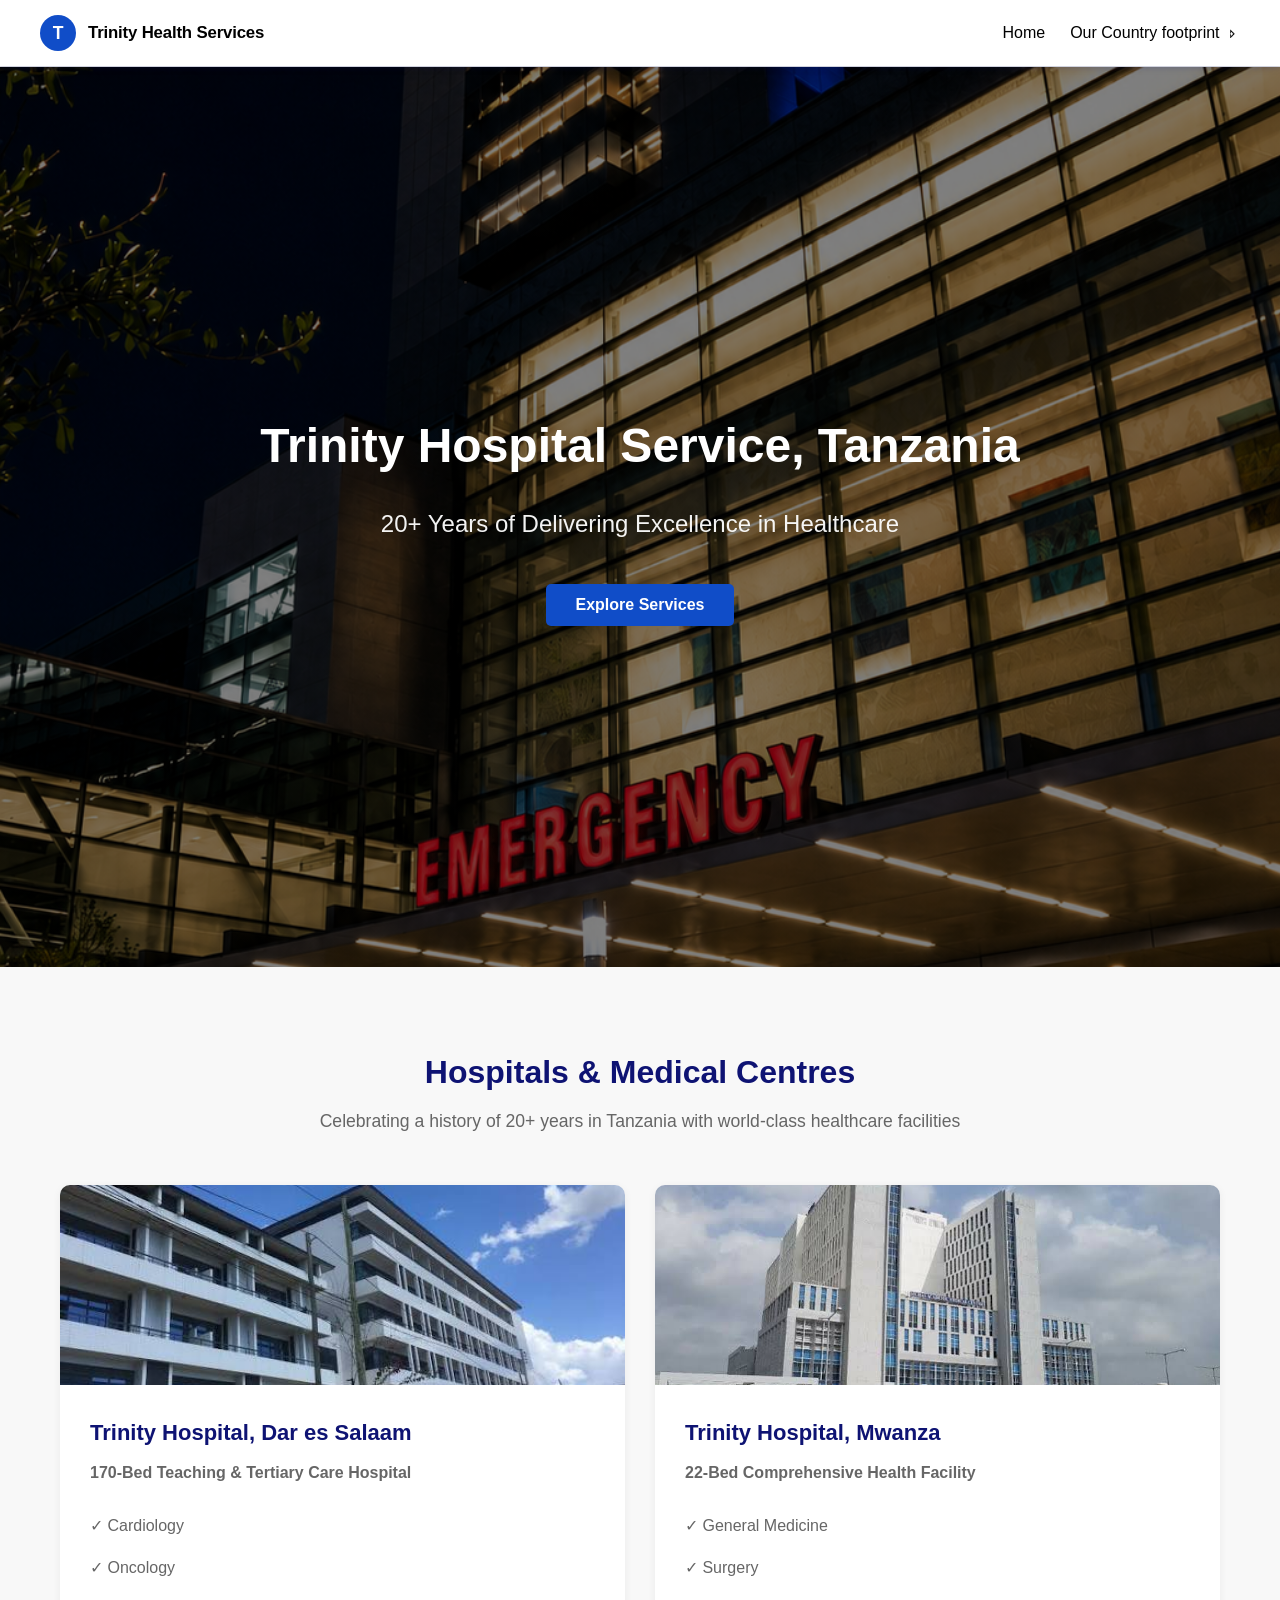
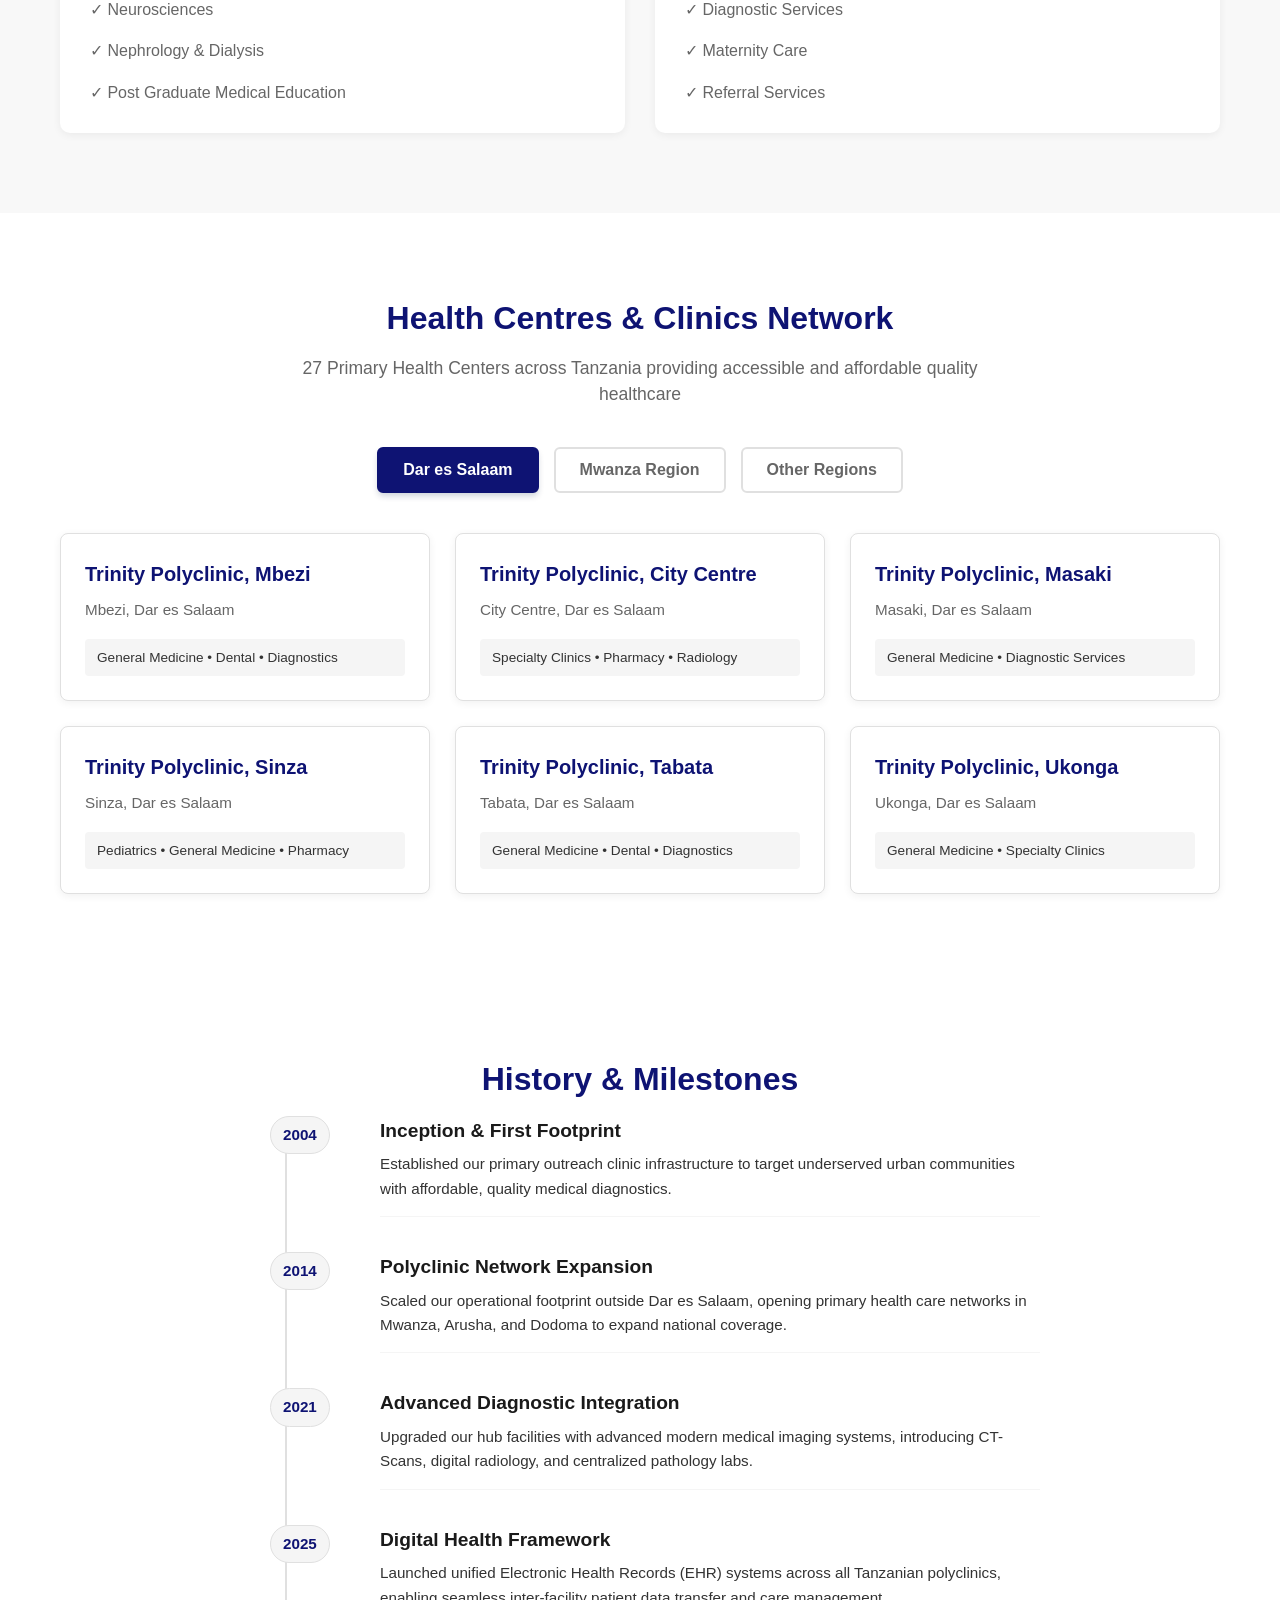
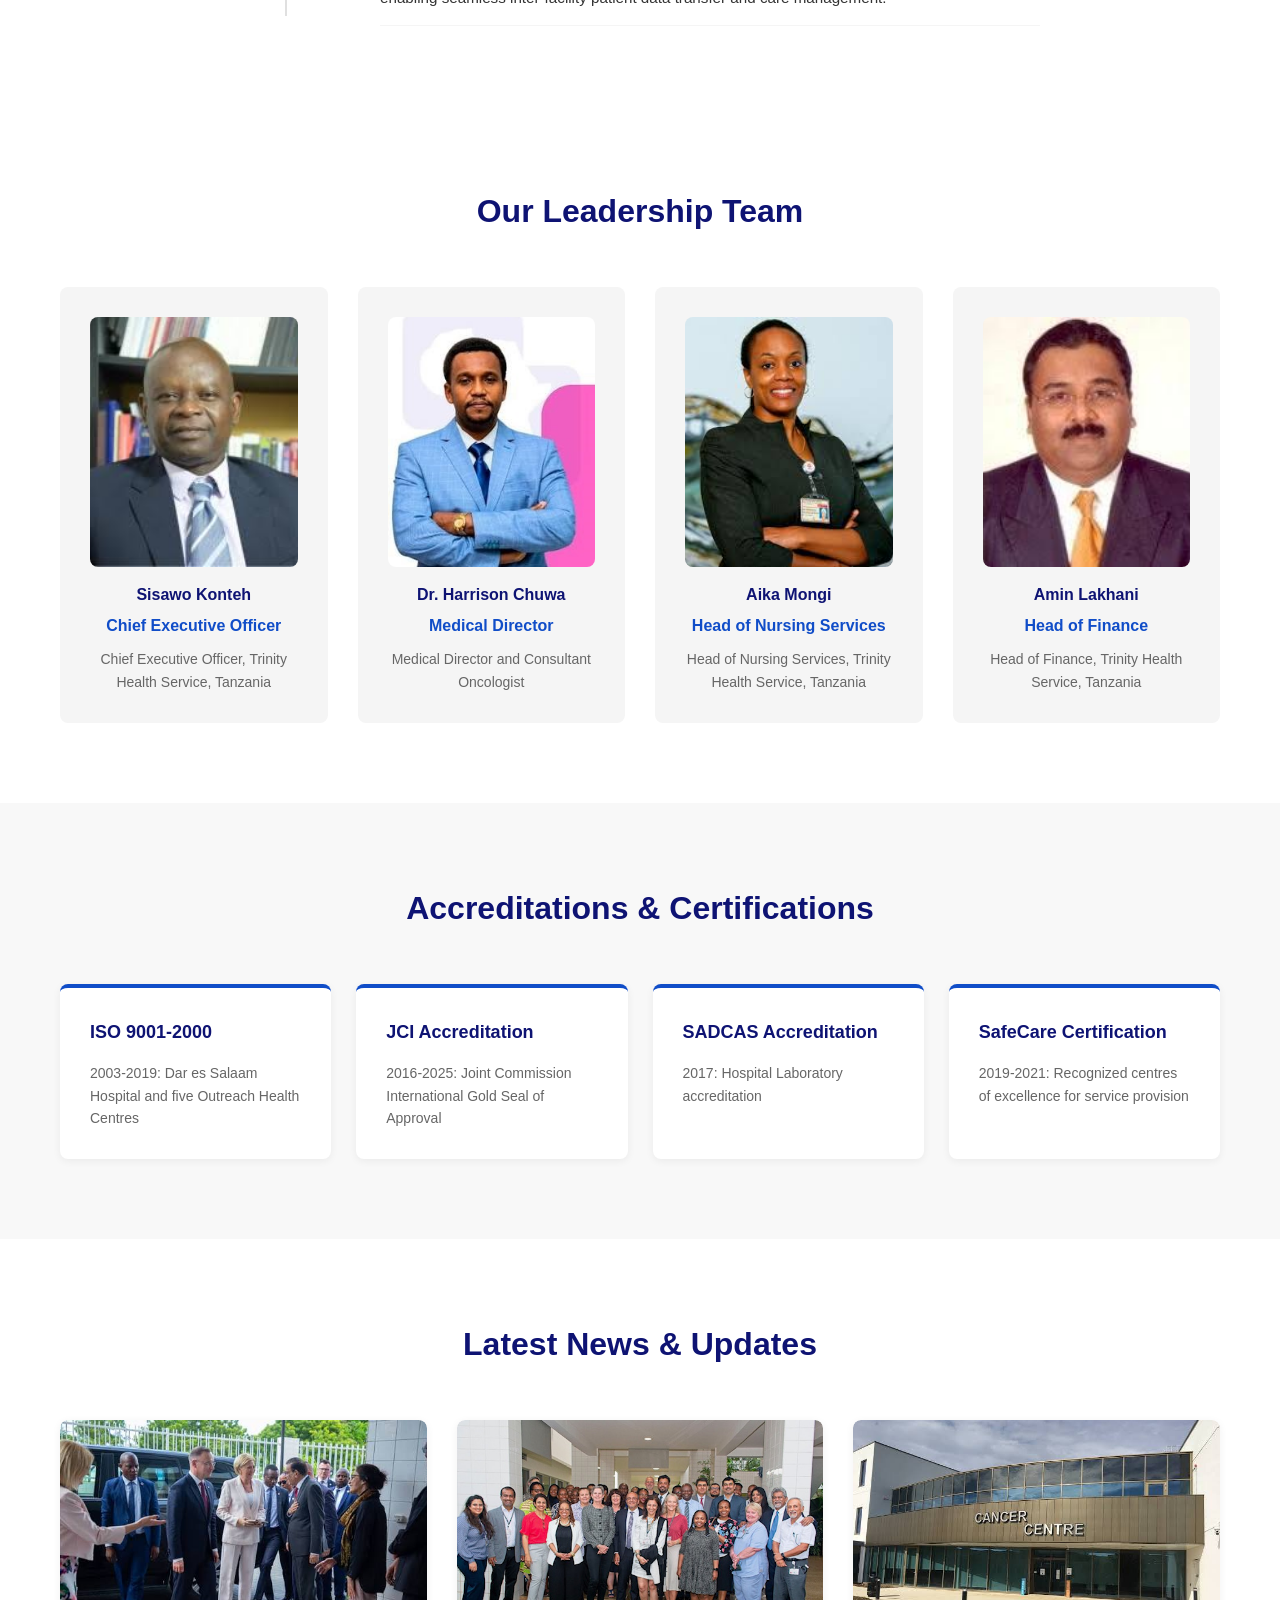
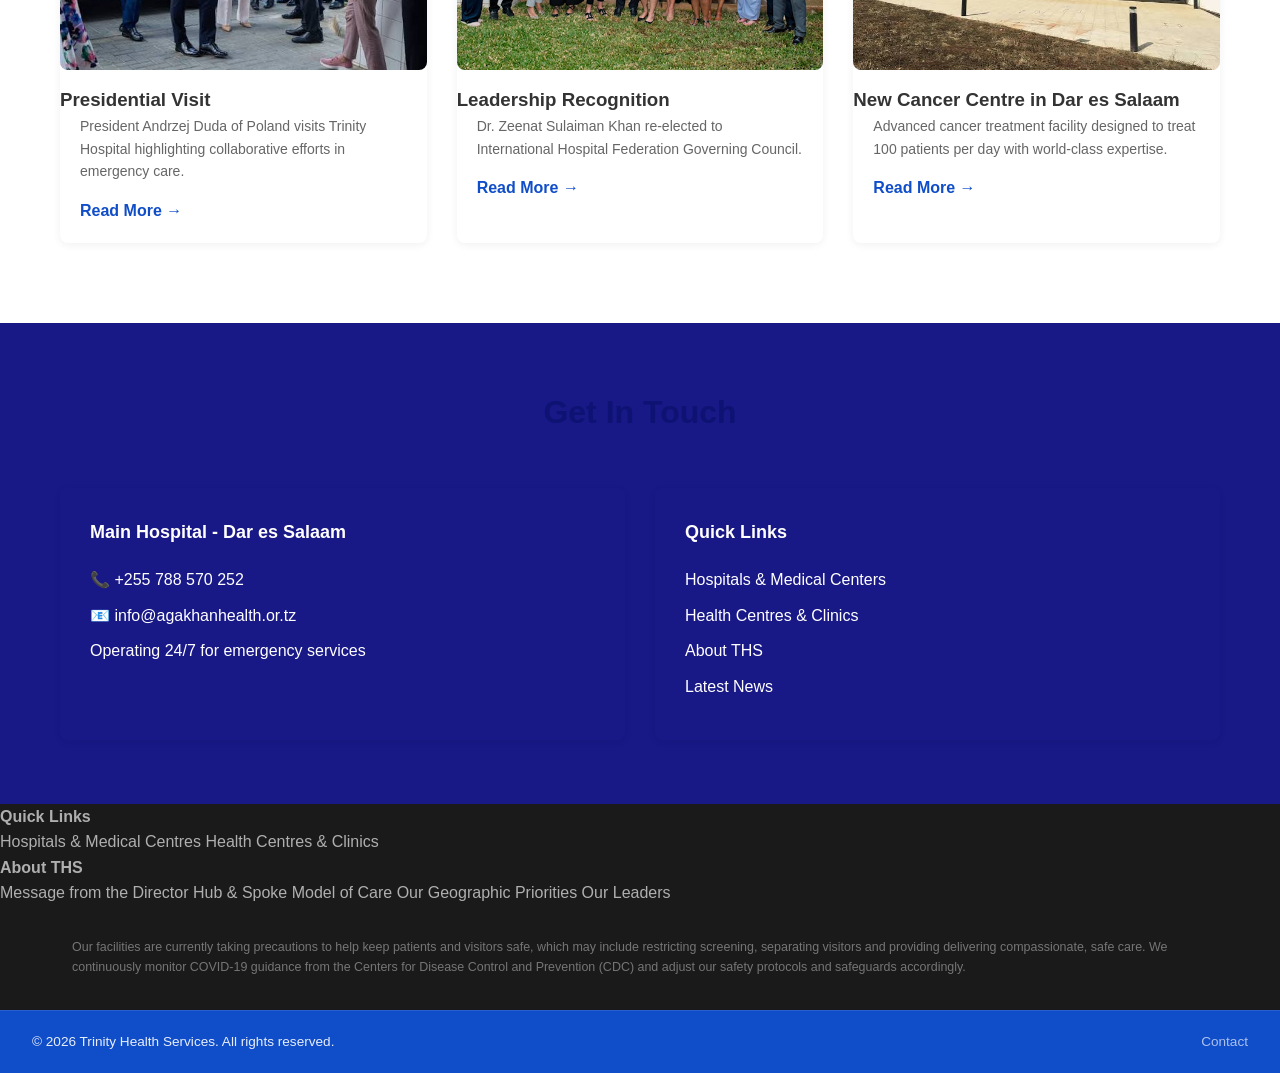
<file: assets/pages/Tanzania.html>
<!DOCTYPE html>
<html lang="en">
<head>
    <meta charset="UTF-8">
    <meta name="viewport" content="width=device-width, initial-scale=1.0">
    <title>Trinity Hospital - Tanzania</title>
    <link rel="stylesheet" href="../css/tanzania.css">
</head>

<body>
    <header class="top-bar" id="top-bar">
        <div class="top-bar-inner">
            <div class="brand">
                <div class="brand-icon"><span>T</span></div>
                <div class="brand-text">
                    <span class="brand-name">Trinity Health Services</span>
                </div>
            </div>
            <nav class="navbar">
                <ul class="nav-links">
                    <li><a href="../../sample-index.html">Home</a></li>
                    <li class="dropdown">
                        <a href="javascript:void(0)" class="dropbtn">
                            Our Country footprint <span class="arrow">&#129174;</span>
                        </a>
                        <div class="dropdown-content">
                            <a href="../pages/afghanistan.html">Afghanistan</a>
                            <a href="../pages/kenya.html">Kenya</a>
                            <a href="../pages/pakistan.html">Pakistan</a>
                            <a href="../pages/Tanzania.html">Tanzania</a>
                            <a href="../pages/university.html">Trinity University Hospitals</a>
                        </div>
                    </li>
                </ul>
            </nav>
        </div>
    </header>

    <section id="home" class="hero">
        <div class="hero-content">
            <h1>Trinity Hospital Service, Tanzania</h1>
            <p>20+ Years of Delivering Excellence in Healthcare</p>
            <button class="btn btn-primary" onclick="document.getElementById('hospitals').scrollIntoView({behavior: 'smooth'})">Explore Services</button>
        </div>
    </section>

    <section id="hospitals" class="hospitals-section">
        <div class="container">
            <h2>Hospitals & Medical Centres</h2>
            <p class="section-intro">Celebrating a history of 20+ years in Tanzania with world-class healthcare facilities</p>
            <div class="hospitals-grid">
                <div class="hospital-card">
                    <div class="message-photo-wrap">
                        <img class="message-photo" src="../images/dar.jpg" alt="Dar es Salaam Hospital">
                    </div>
                    <h3>Trinity Hospital, Dar es Salaam</h3>
                    <p class="beds">170-Bed Teaching & Tertiary Care Hospital</p>
                    <ul class="services-list">
                        <li>✓ Cardiology</li>
                        <li>✓ Oncology</li>
                        <li>✓ Neurosciences</li>
                        <li>✓ Nephrology & Dialysis</li>
                        <li>✓ Post Graduate Medical Education</li>
                    </ul>
                </div>

                <div class="hospital-card">
                    <div class="message-photo-wrap">
                        <img class="message-photo" src="../images/tz.jpg" alt="Mwanza Hospital">
                    </div>
                    <h3>Trinity Hospital, Mwanza</h3>
                    <p class="beds">22-Bed Comprehensive Health Facility</p>
                    <ul class="services-list">
                        <li>✓ General Medicine</li>
                        <li>✓ Surgery</li>
                        <li>✓ Diagnostic Services</li>
                        <li>✓ Maternity Care</li>
                        <li>✓ Referral Services</li>
                    </ul>
                </div>
            </div>
        </div>
    </section>

    <section id="health-centres" class="health-centres-section">
        <div class="container">
            <h2>Health Centres & Clinics Network</h2>
            <p class="section-intro">27 Primary Health Centers across Tanzania providing accessible and affordable quality healthcare</p>
            
            <div class="centres-tabs">
                <button class="tab-btn active" onclick="filterCentres('dar', this)">Dar es Salaam</button>
                <button class="tab-btn" onclick="filterCentres('mwanza', this)">Mwanza Region</button>
                <button class="tab-btn" onclick="filterCentres('other', this)">Other Regions</button>
            </div>

            <div class="centres-grid" id="centresGrid">
                <div class="centre-card" data-region="dar">
                    <h4>Trinity Polyclinic, Mbezi</h4>
                    <p>Mbezi, Dar es Salaam</p>
                    <p class="services">General Medicine • Dental • Diagnostics</p>
                </div>
                <div class="centre-card" data-region="dar">
                    <h4>Trinity Polyclinic, City Centre</h4>
                    <p>City Centre, Dar es Salaam</p>
                    <p class="services">Specialty Clinics • Pharmacy • Radiology</p>
                </div>
                <div class="centre-card" data-region="dar">
                    <h4>Trinity Polyclinic, Masaki</h4>
                    <p>Masaki, Dar es Salaam</p>
                    <p class="services">General Medicine • Diagnostic Services</p>
                </div>
                <div class="centre-card" data-region="dar">
                    <h4>Trinity Polyclinic, Sinza</h4>
                    <p>Sinza, Dar es Salaam</p>
                    <p class="services">Pediatrics • General Medicine • Pharmacy</p>
                </div>
                <div class="centre-card" data-region="dar">
                    <h4>Trinity Polyclinic, Tabata</h4>
                    <p>Tabata, Dar es Salaam</p>
                    <p class="services">General Medicine • Dental • Diagnostics</p>
                </div>
                <div class="centre-card" data-region="dar">
                    <h4>Trinity Polyclinic, Ukonga</h4>
                    <p>Ukonga, Dar es Salaam</p>
                    <p class="services">General Medicine • Specialty Clinics</p>
                </div>

                <div class="centre-card" data-region="mwanza">
                    <h4>Trinity Polyclinic, Bukoba</h4>
                    <p>Bukoba, Mwanza</p>
                    <p class="services">General Medicine • Diagnostics</p>
                </div>
                <div class="centre-card" data-region="mwanza">
                    <h4>Trinity Polyclinic, Bunda</h4>
                    <p>Bunda, Mwanza</p>
                    <p class="services">Primary Care • Pharmacy</p>
                </div>
                <div class="centre-card" data-region="mwanza">
                    <h4>Trinity Polyclinic, Geita</h4>
                    <p>Geita, Mwanza</p>
                    <p class="services">General Medicine • Dental</p>
                </div>

                <div class="centre-card" data-region="other">
                    <h4>Trinity Polyclinic, Arusha</h4>
                    <p>Arusha</p>
                    <p class="services">Specialty Clinics • CT-Scan • Ultrasound</p>
                </div>
                <div class="centre-card" data-region="other">
                    <h4>Trinity Polyclinic, Dodoma</h4>
                    <p>Dodoma</p>
                    <p class="services">General Medicine • Diagnostics</p>
                </div>
                <div class="centre-card" data-region="other">
                    <h4>Trinity Polyclinic, Iringa</h4>
                    <p>Iringa</p>
                    <p class="services">General Medicine • Pharmacy</p>
                </div>
                <div class="centre-card" data-region="other">
                    <h4>Trinity Polyclinic, Mbeya</h4>
                    <p>Mbeya</p>
                    <p class="services">General Medicine • Diagnostic Services</p>
                </div>
                <div class="centre-card" data-region="other">
                    <h4>Trinity Polyclinic, Morogoro</h4>
                    <p>Morogoro</p>
                    <p class="services">Primary Care • Specialty Clinics</p>
                </div>
                <div class="centre-card" data-region="other">
                    <h4>Trinity Polyclinic, Tanga</h4>
                    <p>Tanga</p>
                    <p class="services">General Medicine • Diagnostics</p>
                </div>
                <div class="centre-card" data-region="other">
                    <h4>Trinity Polyclinic, Zanzibar (Old Dispensary)</h4>
                    <p>Stone Town, Zanzibar</p>
                    <p class="services">General Medicine • Diagnostics • Specialty Clinics</p>
                </div>
            </div>
        </div>
    </section>

    <section id="about" class="history-section">
        <div class="container">
            <h2>History & Milestones</h2>
            <div class="simple-timeline">
                <div class="timeline-item">
                    <div class="timeline-meta"><span class="year-badge">2004</span></div>
                    <div class="timeline-content">
                        <h3>Inception & First Footprint</h3>
                        <p>Established our primary outreach clinic infrastructure to target underserved urban communities with affordable, quality medical diagnostics.</p>
                    </div>
                </div>
                <div class="timeline-item">
                    <div class="timeline-meta"><span class="year-badge">2014</span></div>
                    <div class="timeline-content">
                        <h3>Polyclinic Network Expansion</h3>
                        <p>Scaled our operational footprint outside Dar es Salaam, opening primary health care networks in Mwanza, Arusha, and Dodoma to expand national coverage.</p>
                    </div>
                </div>
                <div class="timeline-item">
                    <div class="timeline-meta"><span class="year-badge">2021</span></div>
                    <div class="timeline-content">
                        <h3>Advanced Diagnostic Integration</h3>
                        <p>Upgraded our hub facilities with advanced modern medical imaging systems, introducing CT-Scans, digital radiology, and centralized pathology labs.</p>
                    </div>
                </div>
                <div class="timeline-item">
                    <div class="timeline-meta"><span class="year-badge">2025</span></div>
                    <div class="timeline-content">
                        <h3>Digital Health Framework</h3>
                        <p>Launched unified Electronic Health Records (EHR) systems across all Tanzanian polyclinics, enabling seamless inter-facility patient data transfer and care management.</p>
                    </div>
                </div>
            </div>
        </div>
    </section>

    <section class="leadership-section">
        <div class="container">
            <h2>Our Leadership Team</h2>
            <div class="leadership-grid">
                <div class="leader-card-1">
                    <div class="news-img-placeholder">
                        <img src="../images/sisawo.jpg" alt="Sisawo Konteh">
                    </div>
                    <h4>Sisawo Konteh</h4>
                    <p class="position">Chief Executive Officer</p>
                    <p class="description">Chief Executive Officer, Trinity Health Service, Tanzania</p>
                </div>
                <div class="leader-card-2">
                    <div class="news-img-placeholder">
                        <img src="../images/harison.jpg" alt="Dr. Harrison Chuwa">
                    </div>
                    <h4>Dr. Harrison Chuwa</h4>
                    <p class="position">Medical Director</p>
                    <p class="description">Medical Director and Consultant Oncologist</p>
                </div>
                <div class="leader-card-3">
                    <div class="news-img-placeholder">
                        <img src="../images/aika.jpg" alt="Aika Mongi">
                    </div>
                    <h4>Aika Mongi</h4>
                    <p class="position">Head of Nursing Services</p>
                    <p class="description">Head of Nursing Services, Trinity Health Service, Tanzania</p>
                </div>
                <div class="leader-card-4">
                    <div class="news-img-placeholder">
                        <img src="../images/lakhani.jpg" alt="Amin Lakhani">
                    </div>
                    <h4>Amin Lakhani</h4>
                    <p class="position">Head of Finance</p>
                    <p class="description">Head of Finance, Trinity Health Service, Tanzania</p>
                </div>
            </div>
        </div>
    </section>

    <section class="accreditations-section">
        <div class="container">
            <h2>Accreditations & Certifications</h2>
            <div class="accreditations-grid">
                <div class="accreditation-card">
                    <h4>ISO 9001-2000</h4>
                    <p>2003-2019: Dar es Salaam Hospital and five Outreach Health Centres</p>
                </div>
                <div class="accreditation-card">
                    <h4>JCI Accreditation</h4>
                    <p>2016-2025: Joint Commission International Gold Seal of Approval</p>
                </div>
                <div class="accreditation-card">
                    <h4>SADCAS Accreditation</h4>
                    <p>2017: Hospital Laboratory accreditation</p>
                </div>
                <div class="accreditation-card">
                    <h4>SafeCare Certification</h4>
                    <p>2019-2021: Recognized centres of excellence for service provision</p>
                </div>
            </div>
        </div>
    </section>

    <section id="news" class="news-section">
        <div class="container">
            <h2>Latest News & Updates</h2>
                <div class="news-grid">

        <div class="news-card" role="article">
            <div class="news-img-placeholder">
               <img src="../images/president.jpg" alt="President Andrzej Duda visiting Trinity Hospital">
            </div>
        <h3>Presidential Visit</h3>
        <p>President Andrzej Duda of Poland visits Trinity Hospital highlighting collaborative efforts in emergency care.</p>
        <a href="visit.html" class="news-link">Read More →</a>
        </div>

        <div class="news-card" role="article">
            <div class="news-img-placeholder">
                <img src="../images/image0.jpeg" alt="Dr. Zeenat Sulaiman Khan receiving leadership recognition">
            </div>
        <h3>Leadership Recognition</h3>
        <p>Dr. Zeenat Sulaiman Khan re-elected to International Hospital Federation Governing Council.</p>
        <a href="newsupdates1.html" class="news-link">Read More →</a>
        </div>

        <div class="news-card" role="article">
            <div class="news-img-placeholder">
                <img src="../images/cancer.jpg" alt="Exterior view of new Cancer Centre in Dar es Salaam">
            </div>
        <h3>New Cancer Centre in Dar es Salaam</h3>
        <p>Advanced cancer treatment facility designed to treat 100 patients per day with world-class expertise.</p>
        <a href="cancer-centre.html" class="news-link">Read More →</a>
        </div>

    </div>
  </div>
</section>


    <section id="contact" class="contact-section">
        <div class="container">
            <h2>Get In Touch</h2>
            <div class="contact-grid">
                <div class="contact-info-box">
                    <h4>Main Hospital - Dar es Salaam</h4>
                    <p>📞 +255 788 570 252</p>
                    <p>📧 info@agakhanhealth.or.tz</p>
                    <p>Operating 24/7 for emergency services</p>
                </div>
                <div class="contact-info-box">
                    <h4>Quick Links</h4>
                    <ul>
                        <li><a href="#hospitals">Hospitals & Medical Centers</a></li>
                        <li><a href="#health-centres">Health Centres & Clinics</a></li>
                        <li><a href="#about">About THS</a></li>
                        <li><a href="#news">Latest News</a></li>
                    </ul>
                </div>
            </div>
        </div>
    </section>

    <footer class="footer" id="footer">
        <div class="footer-inner">
            <div class="footer-grid">
                <div class="footer-col">
                    <h4>Quick Links</h4>
                    <a href="#">Hospitals &amp; Medical Centres</a>
                    <a href="#">Health Centres &amp; Clinics</a>
                </div>
                <div class="footer-col">
                    <h4>About THS</h4>
                    <a href="../../sample-index.html#leadership-message">Message from the Director</a>
                    <a href="../../sample-index.html#hub-spoke-model">Hub &amp; Spoke Model of Care</a>
                    <a href="../../sample-index.html#geo-priorities">Our Geographic Priorities</a>
                    <a href="../../sample-index.html#leadership-team">Our Leaders</a>
                </div>
            </div>
            <div class="footer-disclaimer">
                <p>Our facilities are currently taking precautions to help keep patients and visitors safe, which may
                    include restricting screening, separating visitors and providing delivering compassionate, safe
                    care. We continuously monitor COVID-19 guidance from the Centers for Disease Control and Prevention
                    (CDC) and adjust our safety protocols and safeguards accordingly.</p>
            </div>
            <div class="footer-bottom">
                <span>&copy; 2026 Trinity Health Services. All rights reserved.</span>
                <div>
                    <a href="#contact-us">Contact</a>
                </div>
            </div>
        </div>
    </footer>

    <script>
        function filterCentres(region, button) {
            const cards = document.querySelectorAll('.centre-card');
            const buttons = document.querySelectorAll('.tab-btn');

            buttons.forEach(btn => btn.classList.remove('active'));
            if (button) button.classList.add('active');

            cards.forEach(card => {
                card.style.display = (card.dataset.region === region) ? 'block' : 'none';
            });
        }

        window.onload = function () {
            filterCentres('dar', document.querySelector('.tab-btn.active'));
        };
    </script>
</body>
</html>
</file>
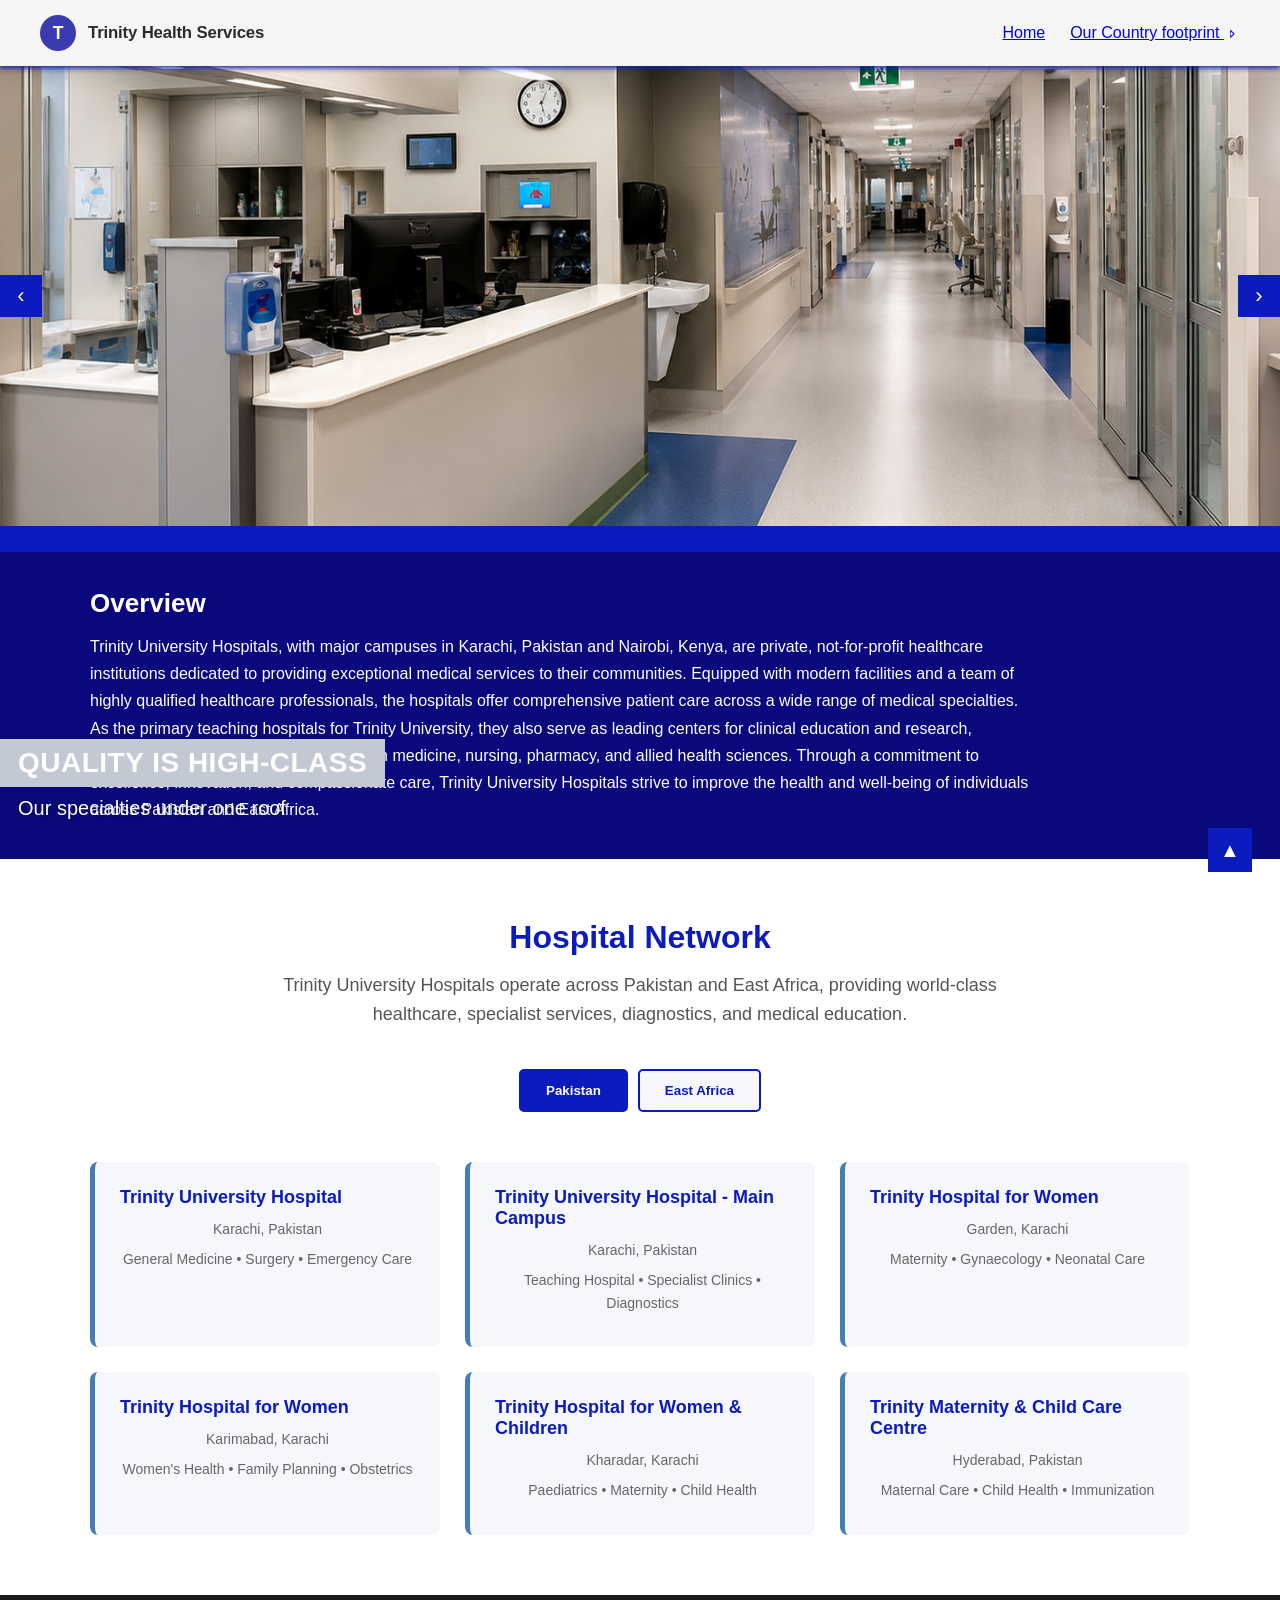
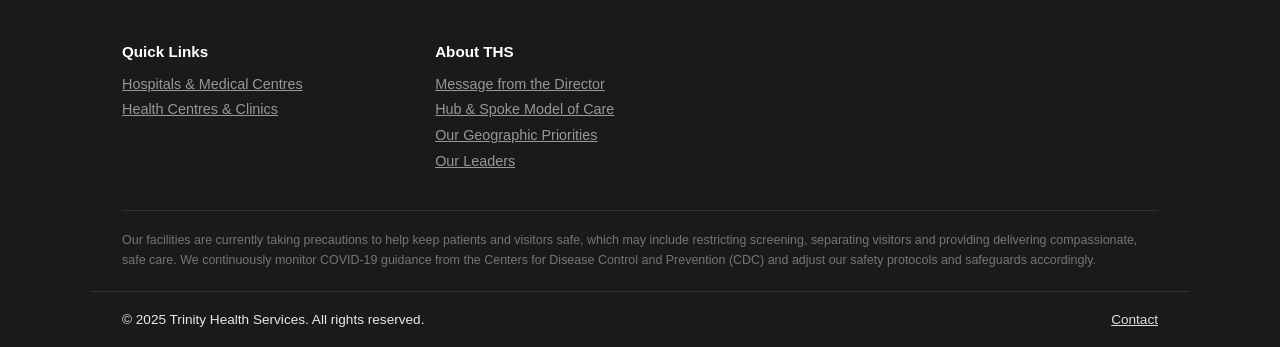
<file: assets/pages/university.html>
<!doctype html>
<html lang="en">
  <head>
    <title>Trinity Health Services</title>
    <link rel="stylesheet" href="../css/university.css" />
  </head>

  <body>
    <!--TOP BAR-->
   <header class="top-bar" id="top-bar">
        <div class="top-bar-inner">
            <div class="brand">
                <div class="brand-icon">
                 <span>T</span>
                </div>
                <div class="brand-text">
                    <span class="brand-name">Trinity Health Services</span>
                </div>
            </div>
            <!--HORIZONTAL NAVBAR-->
            <nav class="navbar">
                <ul class="nav-links">
                    <li><a href="../../sample-index.html">Home</a></li>
                    <!--DROPDOWN MENU-->
                    <li class="dropdown">
                        <a href="javascript:void(0)" class="dropbtn">
                            Our Country footprint <span class="arrow">&#129174;</span>
                        </a>
                        <div class="dropdown-content">
                            <a href="../pages/afghanistan.html">Afghanistan</a>
                            <a href="../pages/kenya.html">Kenya</a>
                            <a href="../pages/pakistan.html">Pakistan</a>
                            <a href="../pages/Tanzania.html">Tanzania</a>
                            <a href="../pages/university.html">Trinity University Hospitals</a>
                        </div>
                    </li>
                </ul>
            </nav>
           
        </div>
    </header>

  <div class="carousel">
    <button class="carousel-arrow left" onclick="previousSlide()">&#8249;</button>

    <img class="slide" src="../images/hospital.inside1.png" alt="Hospital">
    <img class="slide" src="../images/hospital.inside2.png" alt="Hospital">

    <button class="carousel-arrow right" onclick="nextSlide()">&#8250;</button>
</div>
 <script>
 const slides = document.querySelectorAll(".slide");
let currentSlide = 0;

function showSlide(index) {
    slides.forEach(slide => {
        slide.style.display = "none";
    });

    if (slides.length > 0) {
        slides[index].style.display = "block";
    }
}

function nextSlide() {
    currentSlide = (currentSlide + 1) % slides.length;
    showSlide(currentSlide);
}

function previousSlide() {
    currentSlide = (currentSlide - 1 + slides.length) % slides.length;
    showSlide(currentSlide);
}

showSlide(currentSlide);
</script>
</div>
            <div class="hero-bg-placeholder"></div>
      <div class="hero-caption">
        <span class="headline">QUALITY IS HIGH-CLASS</span>
        <span class="subline">Our specialties under one roof</span>
      </div>    
</div>

    <div class="hero-bottom-strip"></div>

    <section class="overview-banner">
      <div class="inner">
        <h2>Overview</h2>
        <p>
          Trinity University Hospitals, with major campuses in Karachi, Pakistan and Nairobi, Kenya, are private, not-for-profit healthcare institutions dedicated to providing exceptional medical services to their communities.
           Equipped with modern facilities and a team of highly qualified healthcare professionals, the hospitals offer comprehensive patient care across a wide range of medical specialties. As the primary teaching hospitals for Trinity University,
            they also serve as leading centers for clinical education and research, providing hands-on training for students in medicine, nursing, pharmacy, and allied health sciences. Through a commitment to excellence, innovation, 
            and compassionate care, Trinity University Hospitals strive to improve the health and well-being of individuals across Pakistan and East Africa.
        </p>
      </div>
    </section>

      <!-- Health Centres Section -->
<section id="health-centres" class="health-centres-section">
    <div class="container">
        <h2>Hospital Network</h2>
        <p class="section-intro">
            Trinity University Hospitals operate across Pakistan and East Africa,
            providing world-class healthcare, specialist services, diagnostics,
            and medical education.
        </p>

        <div class="centres-tabs">
            <button class="tab-btn active" onclick="filterCentres('pakistan', this)">Pakistan</button>
            <button class="tab-btn" onclick="filterCentres('eastafrica', this)">East Africa</button>
        </div>

        <div class="centres-grid">

            <!-- Pakistan Hospitals -->
            <div class="centre-card" data-region="pakistan">
                <h4>Trinity University Hospital</h4>
                <p>Karachi, Pakistan</p>
                <p class="services">General Medicine • Surgery • Emergency Care</p>
            </div>

            <div class="centre-card" data-region="pakistan">
                <h4>Trinity University Hospital - Main Campus</h4>
                <p>Karachi, Pakistan</p>
                <p class="services">Teaching Hospital • Specialist Clinics • Diagnostics</p>
            </div>

            <div class="centre-card" data-region="pakistan">
                <h4>Trinity Hospital for Women</h4>
                <p>Garden, Karachi</p>
                <p class="services">Maternity • Gynaecology • Neonatal Care</p>
            </div>

            <div class="centre-card" data-region="pakistan">
                <h4>Trinity Hospital for Women</h4>
                <p>Karimabad, Karachi</p>
                <p class="services">Women's Health • Family Planning • Obstetrics</p>
            </div>

            <div class="centre-card" data-region="pakistan">
                <h4>Trinity Hospital for Women & Children</h4>
                <p>Kharadar, Karachi</p>
                <p class="services">Paediatrics • Maternity • Child Health</p>
            </div>

            <div class="centre-card" data-region="pakistan">
                <h4>Trinity Maternity & Child Care Centre</h4>
                <p>Hyderabad, Pakistan</p>
                <p class="services">Maternal Care • Child Health • Immunization</p>
            </div>

            <!-- East Africa -->
            <div class="centre-card" data-region="eastafrica">
                <h4>Trinity University Hospital</h4>
                <p>Nairobi, Kenya</p>
                <p class="services">General Medicine • Surgery • Emergency Services</p>
            </div>

            <div class="centre-card" data-region="eastafrica">
                <h4>Outpatient Medical Centre</h4>
                <p>Nairobi, Kenya</p>
                <p class="services">Primary Care • Specialist Clinics • Pharmacy</p>
            </div>

            <div class="centre-card" data-region="eastafrica">
                <h4>Diagnostic & Laboratory Centre</h4>
                <p>Nairobi, Kenya</p>
                <p class="services">Laboratory Services • Imaging • Health Screening</p>
            </div>

        </div>
    </div>
</section> 
  <script>
    function filterCentres(region, button) {
    const cards = document.querySelectorAll('.centre-card');
    const buttons = document.querySelectorAll('.tab-btn');

    buttons.forEach(btn => btn.classList.remove('active'));
    button.classList.add('active');

    cards.forEach(card => {
        if (card.dataset.region === region) {
            card.style.display = 'block';
        } else {
            card.style.display = 'none';
        }
    });
}
window.onload = function () {
    filterCentres('pakistan', document.querySelector('.tab-btn.active'));
};
  </script>  
    

    <button
      class="scroll-top"
      aria-label="Scroll to top"
      onclick="window.scrollTo({ top: 0, behavior: 'smooth' })"
    >
      &#9650;
    </button>

    <footer class="footer" id="footer">
        <div class="footer-inner">
            <div class="footer-grid">
                <div class="footer-col">
                    <h4>Quick Links</h4>
                    <a href="#">Hospitals &amp; Medical Centres</a>
                    <a href="#">Health Centres &amp; Clinics</a>
                </div>
                <div class="footer-col">
                    <h4>About THS</h4>
                    <a href="#leadership-message">Message from the Director</a>
                    <a href="#hub-spoke-model">Hub &amp; Spoke Model of Care</a>
                    <a href="#geo-priorities">Our Geographic Priorities</a>
                    <a href="#leadership-team">Our Leaders</a>
                </div>
            </div>
            <div class="footer-disclaimer">
                <p>Our facilities are currently taking precautions to help keep patients and visitors safe, which may
                    include restricting screening, separating visitors and providing delivering compassionate, safe
                    care. We continuously monitor COVID-19 guidance from the Centers for Disease Control and Prevention
                    (CDC) and adjust our safety protocols and safeguards accordingly.</p>
            </div>
            <div class="footer-bottom">
                <span>&copy; 2025 Trinity Health Services. All rights reserved.</span>
                <div>
                    <a href="#contact-us">Contact</a>
                </div>
            </div>
        </div>
    </footer>
  </body>
</html>
</file>
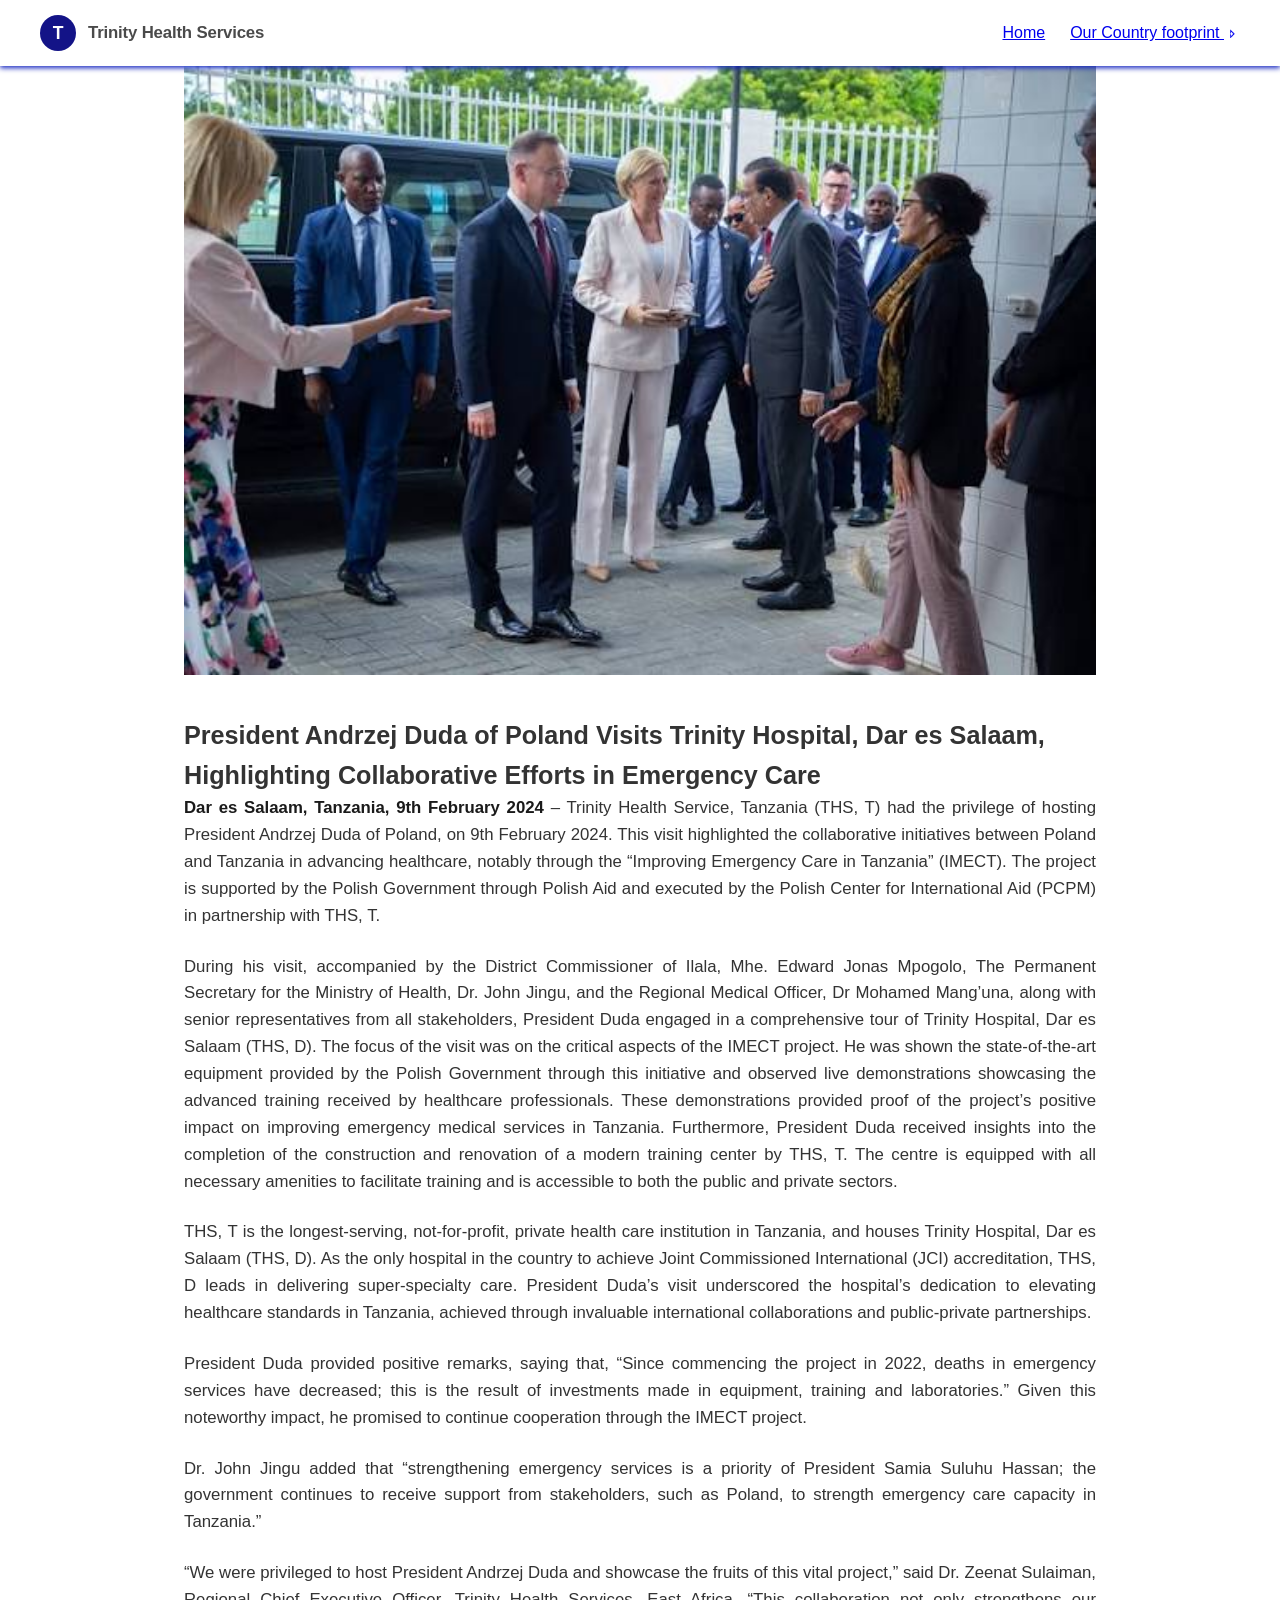
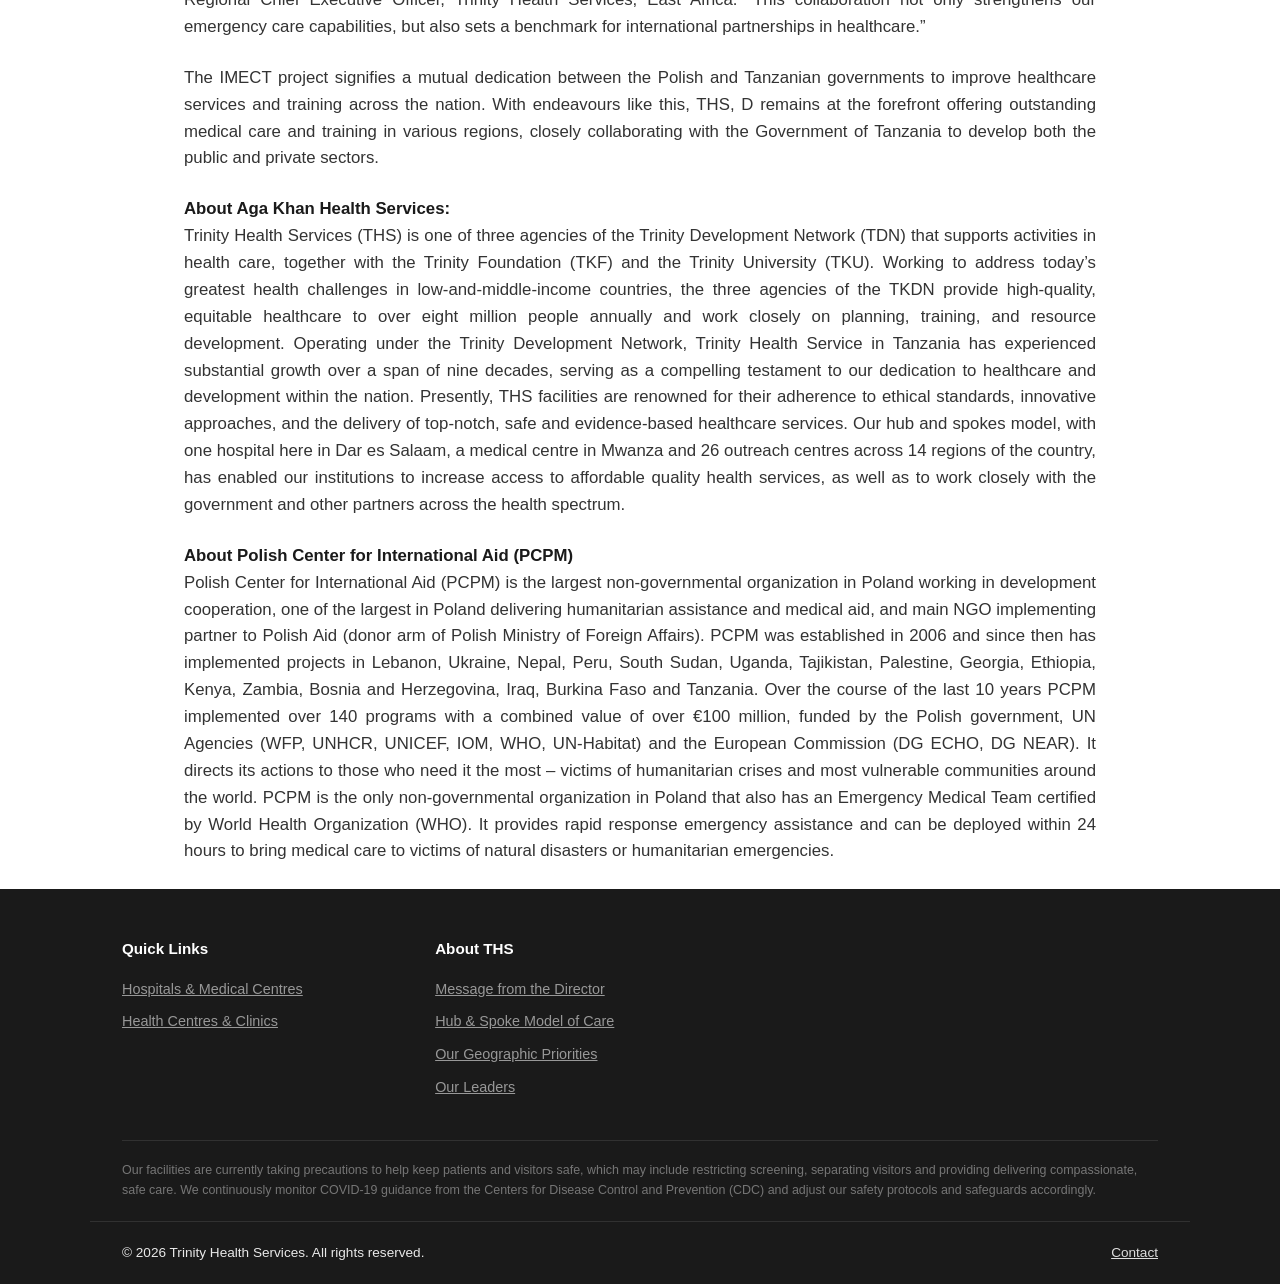
<file: assets/pages/visit.html>
<!DOCTYPE html>
<html lang="en">
<head>
    <meta charset="UTF-8">
    <meta name="viewport" content="width=device-width, initial-scale=1.0">
    <title>One System, One Standard - Trinity Health Services</title>
    <link rel="stylesheet" href="../css/newsupdates2.css">
</head>
<body>
 <!-- ── TOP BAR ── -->
    <header class="top-bar" id="top-bar">
        <div class="top-bar-inner">
            <div class="brand">
                <div class="brand-icon"><span>T</span></div>
                <div class="brand-text">
                    <span class="brand-name">Trinity Health Services</span>
                </div>
            </div>
            <nav class="navbar">
                <ul class="nav-links">
                    <li><a href="../../sample-index.html">Home</a></li>
                    <li class="dropdown">
                        <a href="javascript:void(0)" class="dropbtn">
                            Our Country footprint <span class="arrow">&#129174;</span>
                        </a>
                        <div class="dropdown-content">
                            <a href="../pages/afghanistan.html">Afghanistan</a>
                            <a href="../pages/kenya.html">Kenya</a>
                            <a href="../pages/pakistan.html">Pakistan</a>
                            <a href="../pages/Tanzania.html">Tanzania</a>
                            <a href="../pages/university.html">Trinity University Hospitals</a>
                        </div>
                    </li>
                </ul>
            </nav>
        </div>
    </header>


    

    <main class="content-container">
        <article class="news-article">
            
            <div class="featured-image-wrapper">
                <img src="../images/president.jpg" alt="AKDN Health System Quality Symposium Delegates" class="featured-image">
            </div>

            <div class="article-body">
                <h2 class="article-title">President Andrzej Duda of Poland Visits Trinity Hospital, Dar es Salaam, Highlighting Collaborative Efforts in Emergency Care</h2>
                
                <p class="article-text">
                    <strong>Dar es Salaam, Tanzania, 9th February 2024</strong>  – Trinity Health Service, Tanzania (THS, T) had the privilege of hosting President Andrzej Duda of Poland, on 9th February 2024.  This visit highlighted the collaborative initiatives between Poland and Tanzania in advancing healthcare, notably through the “Improving Emergency Care in Tanzania” (IMECT). The project is supported by the Polish Government through Polish Aid and executed by the Polish Center for International Aid (PCPM) in partnership with THS, T.
                </p>

                <p class="article-text">
                    During his visit, accompanied by the District Commissioner of Ilala, Mhe. Edward Jonas Mpogolo, The Permanent Secretary for the Ministry of Health, Dr. John Jingu, and the Regional Medical Officer, Dr Mohamed Mang’una, along with senior representatives from all stakeholders, President Duda engaged in a comprehensive tour of Trinity Hospital, Dar es Salaam (THS, D). The focus of the visit was on the critical aspects of the IMECT project. He was shown the state-of-the-art equipment provided by the Polish Government through this initiative and observed live demonstrations showcasing the advanced training received by healthcare professionals. These demonstrations provided proof of the project’s positive impact on improving emergency medical services in Tanzania. Furthermore, President Duda received insights into the completion of the construction and renovation of a modern training center by THS, T. The centre is equipped with all necessary amenities to facilitate training and is accessible to both the public and private sectors.
                </p>

                <p class="article-text">
                    THS, T is the longest-serving, not-for-profit, private health care institution in Tanzania, and houses Trinity Hospital, Dar es Salaam (THS, D). As the only hospital in the country to achieve Joint Commissioned International (JCI) accreditation, THS, D leads in delivering super-specialty care. President Duda’s visit underscored the hospital’s dedication to elevating healthcare standards in Tanzania, achieved through invaluable international collaborations and public-private partnerships.
                </p>

                <p class="article-text">
                    President Duda provided positive remarks, saying that, “Since commencing the project in 2022, deaths in emergency services have decreased; this is the result of investments made in equipment, training and laboratories.” Given this noteworthy impact, he promised to continue cooperation through the IMECT project.
                </p>

                <p class="article-text">
                     Dr. John Jingu added that “strengthening emergency services is a priority of President Samia Suluhu Hassan; the government continues to receive support from stakeholders, such as Poland, to strength emergency care capacity in Tanzania.”
                </p>
                <p class="article-text">
                    “We were privileged to host President Andrzej Duda and showcase the fruits of this vital project,” said Dr. Zeenat Sulaiman, Regional Chief Executive Officer, Trinity Health Services, East Africa. “This collaboration not only strengthens our emergency care capabilities, but also sets a benchmark for international partnerships in healthcare.”
                </p>

                <p class="article-text">
                    The IMECT project signifies a mutual dedication between the Polish and Tanzanian governments to improve healthcare services and training across the nation. With endeavours like this, THS, D remains at the forefront offering outstanding medical care and training in various regions, closely collaborating with the Government of Tanzania to develop both the public and private sectors.
                </p>

                <p class="article-text"><strong>About Aga Khan Health Services:</strong>
                    <br>Trinity Health Services (THS) is one of three agencies of the Trinity Development Network (TDN) that supports activities in health care, together with the Trinity Foundation (TKF) and the Trinity University (TKU). Working to address today’s greatest health challenges in low-and-middle-income countries, the three agencies of the TKDN provide high-quality, equitable healthcare to over eight million people annually and work closely on planning, training, and resource development. Operating under the Trinity Development Network, Trinity Health Service in Tanzania has experienced substantial growth over a span of nine decades, serving as a compelling testament to our dedication to healthcare and development within the nation.  Presently, THS facilities are renowned for their adherence to ethical standards, innovative approaches, and the delivery of top-notch, safe and evidence-based healthcare services. Our hub and spokes model, with one hospital here in Dar es Salaam, a medical centre in Mwanza and 26 outreach centres across 14 regions of the country, has enabled our institutions to increase access to affordable quality health services, as well as to work closely with the government and other partners across the health spectrum.
                </p>

                <p class="article-text"><strong>About Polish Center for International Aid (PCPM)</strong>
                    <br>Polish Center for International Aid (PCPM) is the largest non-governmental organization in Poland working in development cooperation, one of the largest in Poland delivering humanitarian assistance and medical aid, and main NGO implementing partner to Polish Aid (donor arm of Polish Ministry of Foreign Affairs). PCPM was established in 2006 and since then has implemented projects in Lebanon, Ukraine, Nepal, Peru, South Sudan, Uganda, Tajikistan, Palestine, Georgia, Ethiopia, Kenya, Zambia, Bosnia and Herzegovina, Iraq, Burkina Faso and Tanzania. Over the course of the last 10 years PCPM implemented over 140 programs with a combined value of over €100 million, funded by the Polish government, UN Agencies (WFP, UNHCR, UNICEF, IOM, WHO, UN-Habitat) and the European Commission (DG ECHO, DG NEAR). It directs its actions to those who need it the most – victims of humanitarian crises and most vulnerable communities around the world. PCPM is the only non-governmental organization in Poland that also has an Emergency Medical Team certified by World Health Organization (WHO). It provides rapid response emergency assistance and can be deployed within 24 hours to bring medical care to victims of natural disasters or humanitarian emergencies.
                </p>


            </div>

        </article>
    </main>

    <!-- ── FOOTER ── -->
    <footer class="footer" id="footer">
        <div class="footer-inner">
            <div class="footer-grid">
                <div class="footer-col">
                    <h4>Quick Links</h4>
                    <a href="#">Hospitals &amp; Medical Centres</a>
                    <a href="#">Health Centres &amp; Clinics</a>
                </div>
                <div class="footer-col">
                    <h4>About THS</h4>
                    <a href="#leadership-message">Message from the Director</a>
                    <a href="#hub-spoke-model">Hub &amp; Spoke Model of Care</a>
                    <a href="#geo-priorities">Our Geographic Priorities</a>
                    <a href="#leadership-team">Our Leaders</a>
                </div>
            </div>
            <div class="footer-disclaimer">
                <p>Our facilities are currently taking precautions to help keep patients and visitors safe, which may
                    include restricting screening, separating visitors and providing delivering compassionate, safe
                    care. We continuously monitor COVID-19 guidance from the Centers for Disease Control and Prevention
                    (CDC) and adjust our safety protocols and safeguards accordingly.</p>
            </div>
            <div class="footer-bottom">
                <span>&copy; 2026 Trinity Health Services. All rights reserved.</span>
                <div>
                    <a href="#contact-us">Contact</a>
                </div>
            </div>
        </div>
    </footer>

</body>

</html>
</file>
<file: assets/css/index.css>
* {
    margin: 0;
    padding: 0;
    box-sizing: border-box;
}

:root {
    --primary-color: #8d91d4;
    --bg: #c8d9e6;
    --text: #032445;
    --accent: #101112;
    --text-muted: #4b5e7d;
    --surface-strong: rgba(255, 255, 255, 0.75);
    --accent-soft: rgba(3, 36, 69, 0.08);
    --shadow: 0 10px 30px -5px rgba(3, 36, 69, 0.1), 0 4px 12px -5px rgba(3, 36, 69, 0.05);
}
.main {
    background: linear-gradient(135deg, var(--primary-color) 0%, #314c8f 100%);
    background-size: cover;
    border-radius: 3rem;
    margin-top: 1.5rem;
    position: relative;
    box-shadow: var(--shadow);
}
body {
    min-height: 100vh;
    background: radial-gradient(circle at top left, rgba(17, 34, 118, 0.08), transparent 24%),
                radial-gradient(circle at bottom right, rgba(103, 10, 120, 0.06), transparent 22%),
                var(--bg);
    color: var(--text);
    font-family: 'Inter', system-ui, -apple-system, BlinkMacSystemFont, 'Segoe UI', sans-serif;
    line-height: 1.7;
}
button {
    font-family: inherit;
    cursor: pointer;
    font-size: 1.1rem;
    font-weight: 600;
    border-radius: 1.5rem;
    padding: 1.75rem 1.5rem;
    border: none;
    background-color: #063490;
    color: #fff;
    box-shadow: var(--shadow);
    transition: transform 0.2s ease, box-shadow 0.2s ease;
    text-align: center;
    line-height: 1.4;
    display: inline-flex;
    flex-direction: column;
    justify-content: center;
    align-items: center;
    width: 100%;
}

button:hover {
    transform: translateY(-3px);
    box-shadow: 0 15px 35px rgba(6, 52, 144, 0.2);
}

.boxes-side {
    display: grid;
    grid-template-columns: repeat(auto-fit, minmax(220px, 1fr));
    gap: 1.5rem;
    width: 100%;
    margin-top: 1.5rem;
}


input {
    font: inherit;
}

body > * {
    margin-left: clamp(1rem, 5vw, 5rem);
    margin-right: clamp(1rem, 5vw, 5rem);
}

.search.box {
    position: absolute;
    right: clamp(1.5rem, 4vw, 3rem);
    top: 2rem;
    display: inline-flex;
    align-items: center;
    gap: 0.75rem;
    background: rgba(255, 255, 255, 0.92);
    border: 1px solid rgba(21, 56, 95, 0.08);
    border-radius: 999px;
    padding: 0.9rem 1.2rem;
    box-shadow: 0 12px 40px rgba(20, 33, 61, 0.08);
    backdrop-filter: blur(8px);
}

.search.box input {
    border: none;
    outline: none;
    width: 14rem;
    background: transparent;
    color: var(--text);
}

.search.box i {
    color: var(--accent);
    font-size: 1rem;
}

.main {
    padding-top: 6.5rem;
    padding-bottom: 4rem;
    padding-left: clamp(2rem, 5vw, 5rem);
    padding-right: clamp(2rem, 5vw, 5rem);
}

.navbar {
    max-width: 900px;
    margin: 0 auto;
    padding: 3rem 0 2rem;
}

.brand-icon{
    width: 36px;
    height: 36px;
    background: blue;
    border-radius: 50%;
    display: flex;
    align-items: center;
    justify-content: center;
    color: #fff;
    font-weight: 800;
    font-size: 1.1rem;
}
.brand-name{
    font-size: 1.05rem;
    font-weight: 700;
    color: var(--dark);
    letter-spacing: -0.01em;
}

.navbar h4 {
    color: rgba(255, 255, 255, 0.9);
    font-weight: 600;
    letter-spacing: 0.08em;
    text-transform: uppercase;
    margin-bottom: 1rem;
}

.navbar h1 {
    color: #ffffff;
    font-size: clamp(2.5rem, 5vw, 4.25rem);
    max-width: 12ch;
    margin-bottom: 1.5rem;
    line-height: 1.05;
}

.navbar p {
    max-width: 70ch;
    color: rgba(255, 255, 255, 0.9);
    font-size: 1.1rem;
}

.section {
    margin-top: 3rem;
    margin-bottom: 3rem;
    padding: 0;
    background: transparent;
}

.section.geo,
.section.message-section,
.section.hub-section,
.section.leadership-section {
    background: #dfe3e9;
    border-radius: 3rem;
    box-shadow: var(--shadow);
    padding: 4rem clamp(2rem, 5vw, 5rem);
}

.section-inner {
    max-width: 1180px;
    margin: 0 auto;
}

.section-eyebrow {
    display: inline-flex;
    padding: 0.2rem 6rem;
    border-radius: 999px;
    background: var(--accent-soft);
    color: var(--accent);
    font-size: 0.85rem;
    font-weight: 700;
    letter-spacing: 0.08em;
    text-transform: uppercase;
    margin-bottom: 1rem;
}

.section-title {
    font-size: clamp(1.9rem, 3vw, 2.75rem);
    margin-bottom: 0.85rem;
}

.section-divider {
    width: 5rem;
    height: 0.3rem;
    background: linear-gradient(90deg, #042658, #3b82f6);
    border-radius: 999px;
    margin-bottom: 1.5rem;
}

.section-desc,
.leadership-intro,
.geo-note {
    color: var(--text-muted);
    font-size: 1rem;
    max-width: 74ch;
    margin-bottom: 1.75rem;
}

.geo-note a,
.footer a {
    color: var(--accent);
}

.country-grid {
    display: grid;
    grid-template-columns: repeat(auto-fit, minmax(180px, 1fr));
    gap: 1rem;
}

.country-card {
    display: inline-flex;
    align-items: center;
    gap: 0.75rem;
    padding: 1.25rem 1.5rem;
    border-radius: 1.35rem;
    border: 1px solid rgba(213, 221, 233, 0.979);
    background:#063490;
    color: white;
    font-weight: 600;
    box-shadow: 0 14px 30px rgba(20, 33, 61, 0.06);
    transition: transform 0.2s ease, box-shadow 0.2s ease;
}

.country-card:hover {
    transform: translateY(-4px);
    box-shadow: 0 22px 40px rgba(20, 33, 61, 0.12);
}

.country-flag {
    font-size: 1.35rem;
}

.message-grid,
.hub-grid,
.leadership-grid,
.footer-grid {
    display: grid;
    gap: 1.75rem;
}

.message-grid {
    grid-template-columns: minmax(240px, 320px) 1fr;
    align-items: start;
}

.message-photo {
    display: grid;
    width: 100%;
    object-fit: cover;
    border-radius: 1.5rem;
    background: var(--surface-strong);
    gap: 1rem;
    
}

.message-photo svg {
    width: 3.25rem;
    height: 3.25rem;
}

.message-name {
    margin-top: 1rem;
    font-size: 1.1rem;
    font-weight: 700;
}

.message-role {
    color: var(--text-muted);
    font-size: 0.95rem;
    line-height: 1.5;
}

.message-body p {
    margin-bottom: 1.4rem;
    color: var(--text-muted);
}

.hub-grid {
    grid-template-columns: 1fr 320px;
    align-items: start;
}

.tier-list {
    display: grid;
    gap: 1.2rem;
}

.tier-item {
    padding: 1.4rem;
    border-radius: 1.4rem;
    background: var(--surface-strong);
    border: 1px solid rgba(13, 110, 253, 0.1);
}

.tier-title {
    font-weight: 700;
    margin-bottom: 0.65rem;
}

.tier-desc {
    color: var(--text-muted);
}

.hub-diagram {
    padding: 1.75rem;
    border-radius: 1.75rem;
    background: linear-gradient(180deg, rgba(13, 110, 253, 0.08), rgba(255,255,255,0.95));
    border: 1px solid rgba(13, 110, 253, 0.12);
    box-shadow: 0 22px 50px rgba(13, 110, 253, 0.08);
    display: grid;
    gap: 1.2rem;
}

.hub-diagram svg {
    width: 3rem;
    height: 3rem;
}

.hub-diagram strong {
    display: block;
    margin-bottom: 0.75rem;
    font-size: 1rem;
}

.leadership-grid {
    grid-template-columns: repeat(auto-fit, minmax(200px, 1fr));
}

.leader-card {
    border-radius: 1.75rem;
    padding: 1.5rem;
    background: var(--surface-strong);
    box-shadow: 0 18px 45px rgba(20, 33, 61, 0.06);
}

.leader-avatar {
    width: 4rem;
    height: 4rem;
    border-radius: 1.25rem;
    background: linear-gradient(135deg, #072b61, #3b82f6);
    color: #fff;
    display: grid;
    place-items: center;
    font-weight: 800;
    margin-bottom: 1rem;
}

.leader-name {
    font-weight: 700;
    margin-bottom: 0.45rem;
}

.leader-role {
    color: var(--text-muted);
    font-size: 0.95rem;
    line-height: 1.6;
}

.footer {
    margin-top: 3rem;
    padding: 3.5rem 0 4rem;
    color: var(--text-muted);
}

.footer-inner {
    max-width: 1180px;
    margin: 0 auto;
}

.footer-grid {
    display: grid;
    grid-template-columns: minmax(220px, 1.4fr) repeat(3, minmax(160px, 1fr));
    gap: 2rem;
    margin-bottom: 2rem;
}

.footer-brand-logo {
    display: flex;
    align-items: center;
    gap: 1rem;
    margin-bottom: 1rem;
}

.footer-brand-dot {
    width: 3.25rem;
    height: 3.25rem;
    border-radius: 1rem;
    background: #143e7d;
    color: #fff;
    display: grid;
    place-items: center;
    font-weight: 800;
}

.footer-brand-name {
    font-size: 1.1rem;
    font-weight: 700;
    line-height: 1.2;
}

.footer-col h4 {
    margin-bottom: 1rem;
    font-size: 1rem;
    color: var(--text);
}

.footer-col a {
    display: block;
    margin-bottom: 0.7rem;
    color: var(--text-muted);
    transition: color 0.2s ease;
}

.footer-col a:hover {
    color: var(--accent);
}

.footer-bottom {
    display: flex;
    justify-content: space-between;
    flex-wrap: wrap;
    gap: 1rem;
    border-top: 1px solid rgba(84, 116, 151, 0.15);
    padding-top: 1.4rem;
    font-size: 0.95rem;
}

.footer-bottom a {
    margin-left: 1rem;
    color: var(--text-muted);
}

.footer-bottom a:first-child {
    margin-left: 0;
}

@media (max-width: 860px) {
    .message-grid,
    .hub-grid,
    .footer-grid {
        grid-template-columns: 1fr;
    }

    .search.box {
        right: clamp(1rem, 4vw, 2rem);
        left: clamp(1rem, 4vw, 2rem);
        justify-content: space-between;
    }
}

@media (max-width: 660px) {
    .navbar {
        padding-top: 4rem;
    }

    .navbar h1 {
        font-size: 2.3rem;
    }

    .section.geo,
    .section.message-section,
    .section.hub-section,
    .section.leadership-section {
        padding: 2.5rem 1.5rem;
        border-radius: 2rem;
    }

    .footer-grid {
        grid-template-columns: 1fr;
    }

    .footer-bottom {
        flex-direction: column;
        align-items: flex-start;
    }
}
</file>
<file: assets/css/sample-index.css>
*,
*::before,
*::after {
    margin: 0;
    padding: 0;
    box-sizing: border-box;
}

:root {
    --blue: #1013c8;
    --blue-dark: #160861;
    --dark: #1a1a1a;
    --dark-green: #124539;
    --text: #333333;
    --text-muted: #191a1b;
    --text-light: #141313;
    --bg: #ffffff;
    --bg-light: #151414;
    --bg-section: #f8f8f8;
    --border: #e0e0e0;
    --shadow-sm: 0 2px 8px rgba(0, 0, 0, 0.06);
    --shadow-md: 0 4px 20px rgba(0, 0, 0, 0.08);
    --shadow-lg: 0 8px 40px rgba(0, 0, 0, 0.12);
    --radius-sm: 4px;
    --radius-md: 8px;
    --radius-lg: 12px;
}

html {
    scroll-behavior: smooth;
}

body {
    min-height: 100vh;
    background: var(--bg);
    color: var(--text);
    font-family: 'Inter', -apple-system, BlinkMacSystemFont, 'Segoe UI', Roboto, sans-serif;
    font-size: 16px;
    line-height: 1.6;
}

a {
    text-decoration: none;
    color: inherit;
    transition: color 0.2s ease;
}

img {
    max-width: 100%;
    display: block;
}

/* ── TOP BAR ── */
.top-bar {
    position: sticky;
    top: 0;
    z-index: 100;
    background: var(--bg);
    border-bottom: 1px solid var(--border);
    box-shadow: var(--shadow-sm);
}

.top-bar-inner {
     display:flex;
    justify-content: space-between;
    align-items: center;
    width:100%;
    max-width: 1280px;
    margin: 0;
    padding: 15px 40px;
    box-shadow: 0px 2px 5px rgba(17, 34, 191, 0.97);
}

.brand {
    display: flex;
    align-items: center;
    gap: 0.75rem;
}

.brand-icon {
    width: 36px;
    height: 36px;
    background: rgb(21, 21, 167);
    border-radius: 50%;
    display: flex;
    align-items: center;
    justify-content: center;
    color: #fff;
    font-weight: 800;
    font-size: 1.1rem;
}

.brand-name {
    font-size: 1.05rem;
    font-weight: 700;
    color: var(--dark);
    letter-spacing: -0.01em;
}
.nav-links{
    list-style:none;
    display:flex;
    gap:25px;
    margin:0;
    padding:0;
    align-items:center;
}
.nav-links a:hover{
    color:#e3f2fd;
}
.dropdown{
    position:relative;
}
.dropdown-content{
    display:none;
    position:absolute;
    top:100%;
    left:0;
    background-color: #e2e6ea;
    min-width:200px;
    box-shadow:0px 8px 16px rgba(17, 34, 191, 0.97);
    border-radius:4px;
    padding:10px 0;
    z-index:500;
}
.dropdown-content a:hover{
    background-color:#f5f5f5;
    color: #a4a6cf;
}
.dropdown:hover .dropdown-content{
    display:grid;
}
.arrow{
    font-size:12px;
    margin-left: 4px;
    display: inline-block;
}
/* ── HERO SECTION ── */
.hero {
    position: relative;
    background: #2d2d2d;
    overflow: hidden;
    min-height: 500px;
}

.hero-bg {
    position: absolute;
    inset: 0;
    display: flex;
    align-items: center;
    justify-content: center;
}

.hero-bg image {
    width: 100%;
    height: 100%;
    object-fit: cover;
    display: block;
}

.hero-bg-placeholder {
    width: 100%;
    height: 100%;
    opacity: 0.1;
}

.hero::after {
    content: '';
    position: absolute;
    inset: 0;
    background: linear-gradient(to right,
            rgba(0, 0, 0, 0.75) 0%,
            rgba(0, 0, 0, 0.5) 40%,
            rgba(0, 0, 0, 0.2) 70%,
            rgba(0, 0, 0, 0.1) 100%);
    z-index: 1;
}

.hero-content {
    position: relative;
    z-index: 2;
    max-width: 1280px;
    margin: 0 auto;
    padding: 4rem 2rem 3.5rem;
    display: grid;
    grid-template-columns: 1fr auto;
    gap: 3rem;
    align-items: start;
}

.hero-tagline {
    font-size: 0.85rem;
    font-weight: 500;
    color: rgba(255, 255, 255, 0.7);
    text-transform: uppercase;
    letter-spacing: 0.06em;
    margin-bottom: 1rem;
}

.hero-title {
    font-size: clamp(2.2rem, 4vw, 3.2rem);
    font-weight: 800;
    color: #ffffff;
    line-height: 1.1;
    margin-bottom: 1.25rem;
    letter-spacing: -0.02em;
}

.hero-desc {
    max-width: 52ch;
    color: rgba(255, 255, 255, 0.8);
    font-size: 0.95rem;
    line-height: 1.7;
}

.hero-right {
    display: grid;
    grid-template-columns: 1fr 1fr;
    gap: 1rem;
    min-width: 320px;
}

.stat-card {
    background: rgba(49, 30, 219, 0.97);
    border-radius: var(--radius-md);
    padding: 1.25rem 1rem;
    box-shadow: var(--shadow-md);
    transition: transform 0.2s ease;
}

.stat-card:hover {
    transform: translateY(-2px);
}

.stat-icon {
    width: 36px;
    height: 36px;
    border-radius: var(--radius-sm);
    display: flex;
    align-items: center;
    justify-content: center;
    margin-bottom: 0.75rem;
}

.stat-icon-green {
    background: #e6f4ea;
    color: #1e7e46;
}

.stat-icon-red {
    background: #e8e8fd;
    color: var(--red);
}

.stat-icon-blue {
    background: #e3f2fd;
    color: #1565c0;
}

.stat-number {
    font-size: 1.5rem;
    font-weight: 800;
    color: whitesmoke;
    line-height: 1.2;
    margin-bottom: 0.25rem;
}

.stat-label {
    font-size: 0.8rem;
    color: whitesmoke;
    font-weight: 500;
    line-height: 1.3;
}

/* ── SECTIONS COMMON ── */
.section {
    padding: 4rem 0;
}

.section-inner {
    max-width: 1100px;
    margin: 0 auto;
    padding: 0 2rem;
}

.section-title {
    font-size: clamp(1.6rem, 3vw, 2.2rem);
    font-weight: 700;
    color: var(--dark);
    margin-bottom: 0.75rem;
    letter-spacing: -0.02em;
}

.section-title.centered {
    text-align: center;
}

.section-divider {
    width: 60px;
    height: 3px;
    background: var(--red);
    border-radius: 999px;
    margin-bottom: 1.25rem;
}

.section-divider.centered {
    margin-left: auto;
    margin-right: auto;
}

.section-desc {
    color: var(--text-muted);
    font-size: 0.95rem;
    max-width: 70ch;
    margin-bottom: 2rem;
    line-height: 1.7;
}

.section-desc.centered {
    text-align: center;
    margin-left: auto;
    margin-right: auto;
}

/* ── GEOGRAPHIC PRIORITIES ── */
.geo-section {
    background: var(--bg-section);
}

.country-grid {
    display: grid;
    grid-template-columns: repeat(4, 1fr);
    gap: 1rem;
    margin-bottom: 2rem;
}

.country-card {
    display: flex;
    align-items: center;
    gap: 0.6rem;
    padding: 0.9rem 1.2rem;
    background: var(--bg);
    border: 1px solid var(--border);
    border-radius: var(--radius-md);
    font-weight: 600;
    font-size: 0.95rem;
    transition: all 0.2s ease;
    box-shadow: var(--shadow-sm);
}

.country-card:hover {
    border-color: var(--red);
    box-shadow: var(--shadow-md);
    transform: translateY(-2px);
}

.country-flag {
    font-size: 1.3rem;
}

.geo-note {
    color: var(--text-muted);
    font-size: 0.9rem;
}

.geo-note.centered {
    text-align: center;
}

.geo-note a {
    color: var(--red);
    font-weight: 600;
    text-decoration: underline;
}

.geo-note a:hover {
    color: var(--red-dark);
}

/* ── LEADERSHIP MESSAGE ── */
.message-section {
    background: var(--bg);
}

.message-subtitle {
    color: var(--text-muted);
    font-size: 0.9rem;
    margin-bottom: 2rem;
    font-style: italic;
}

.message-grid {
    display: grid;
    grid-template-columns: 280px 1fr;
    gap: 2.5rem;
    align-items: start;
}

.message-photo-wrap {
    width: 100%;
}

.message-photo {
    width: 100%;
    aspect-ratio: 3/4;
    object-fit: cover;
    border-radius: var(--radius-lg);
    box-shadow: var(--shadow-md);
}

.message-body p {
    color: var(--text-muted);
    margin-bottom: 1.25rem;
    font-size: 0.95rem;
    line-height: 1.7;
}

/* ── HUB & SPOKE MODEL ── */
.hub-section {
    background: var(--bg-section);
}

.hub-eyebrow {
    font-size: 0.85rem;
    font-weight: 600;
    color: var(--text-muted);
    text-transform: uppercase;
    letter-spacing: 0.06em;
    margin-bottom: 0.5rem;
}

.hub-intro p {
    color: var(--text-muted);
    font-size: 0.95rem;
    line-height: 1.7;
    margin-bottom: 1.25rem;
}

.hub-diagram-section {
    margin-top: 2.5rem;
    display: flex;
    justify-content: center;
}

.hub-diagram-placeholder {
    background: var(--bg);
    border: 1px solid var(--border);
    border-radius: var(--radius-lg);
    padding: 3rem 4rem;
    text-align: center;
    box-shadow: var(--shadow-md);
    display: flex;
    flex-direction: column;
    align-items: center;
    gap: 1rem;
    min-width: 320px;
}

.hub-diagram-placeholder strong {
    font-size: 1rem;
    color: var(--dark);
}

/* ── LEADERSHIP TEAM ── */
.leadership-section {
    background: var(--bg);
}

.leadership-grid {
    display: grid;
    grid-template-columns: repeat(3, 1fr);
    gap: 1.5rem;
    margin-top: 2rem;
}

.leader-card {
    background: var(--bg);
    border: 1px solid var(--border);
    border-radius: var(--radius-lg);
    overflow: hidden;
    box-shadow: var(--shadow-sm);
    transition: all 0.2s ease;
}

.leader-card:hover {
    box-shadow: var(--shadow-md);
    transform: translateY(-2px);
}

.leader-photo-placeholder {
    width: 100%;
    height: 200px;
    background: linear-gradient(135deg, #d0d0d0, #b0b0b0);
    display: flex;
    align-items: center;
    justify-content: center;
}

.leader-info {
    padding: 1.25rem;
}

.leader-name {
    font-weight: 700;
    font-size: 1rem;
    color: var(--dark);
    margin-bottom: 0.35rem;
}

.leader-role {
    color: var(--text-muted);
    font-size: 0.85rem;
    line-height: 1.5;
}

/* ── NEWS SECTION ── */
.news-section {
    background: var(--bg-section);
}

.news-grid {
    display: grid;
    grid-template-columns: repeat(3, 1fr);
    gap: 1.5rem;
    margin-top: 1.5rem;
}

.news-card {
    background: var(--bg);
    border-radius: var(--radius-lg);
    overflow: hidden;
    box-shadow: var(--shadow-sm);
    transition: all 0.2s ease;
}

.news-card:hover {
    box-shadow: var(--shadow-md);
    transform: translateY(-3px);
}

.news-img-placeholder {
    width: 100%;
    height: 200px;
    background: linear-gradient(135deg, #2d2d2d, #444);
    display: flex;
    flex-direction: column;
    align-items: center;
    justify-content: center;
    gap: 0.5rem;
    color: rgba(255, 255, 255, 0.4);
    font-size: 0.8rem;
}

.news-body {
    padding: 1.25rem;
}

.news-title {
    font-size: 0.95rem;
    font-weight: 600;
    color: var(--dark);
    line-height: 1.5;
    margin-bottom: 0.5rem;
}

.news-date {
    font-size: 0.8rem;
    color: var(--text-light);
}

/* ── CONTACT SECTION ── */
.contact-section {
    background: rgb(24, 24, 135);
    color: #fff;
    padding: 4rem 0;
}

.contact-title {
    color: #fff;
}

.contact-grid {
    display: grid;
    grid-template-columns: 1fr 1fr;
    gap: 3rem;
    margin-top: 2rem;
}

.contact-info {
    display: flex;
    flex-direction: column;
    gap: 0.75rem;
}

.contact-item {
    display: flex;
    align-items: center;
    gap: 0.75rem;
    color: rgba(255, 255, 255, 0.85);
    font-size: 0.95rem;
}

.contact-note {
    color: rgba(255, 255, 255, 0.65);
    font-size: 0.9rem;
    margin-top: 1rem;
    line-height: 1.6;
}

.contact-form {
    display: flex;
    flex-direction: column;
    gap: 0.75rem;
}

.contact-form input,
.contact-form textarea {
    background: rgba(232, 233, 235, 0.1);
    border: 1px solid rgba(24, 7, 120, 0.2);
    border-radius: var(--radius-sm);
    padding: 0.75rem 1rem;
    color: #fff;
    font-family: inherit;
    font-size: 0.95rem;
    transition: border-color 0.2s ease;
}

.contact-form input::placeholder,
.contact-form textarea::placeholder {
    color: rgba(255, 255, 255, 0.4);
}

.contact-form input:focus,
.contact-form textarea:focus {
    outline: none;
    border-color: rgba(255, 255, 255, 0.5);
}

.contact-form textarea {
    resize: vertical;
    min-height: 100px;
}

.submit-btn {
    background: var(--blue-dark);
    color: #fff;
    border: none;
    border-radius: var(--radius-sm);
    padding: 0.75rem 2rem;
    font-family: inherit;
    font-size: 0.95rem;
    font-weight: 600;
    cursor: pointer;
    transition: background 0.2s ease;
    align-self: flex-start;
}

.submit-btn:hover {
    background: var(--red-dark);
}

/* ── FOOTER ── */
.footer {
    background: #1a1a1a;
    color: rgba(255, 255, 255, 0.65);
    padding: 3rem 0 0;
}

.footer-inner {
    max-width: 1100px;
    margin: 0 auto;
    padding: 0 2rem;
}

.footer-grid {
    display: grid;
    grid-template-columns: 1fr 1fr 1.5fr;
    gap: 2.5rem;
    padding-bottom: 2rem;
}

.footer-col h4 {
    color: #fff;
    font-size: 0.95rem;
    font-weight: 700;
    margin-bottom: 1rem;
}

.footer-col a {
    display: block;
    color: rgba(255, 255, 255, 0.55);
    font-size: 0.9rem;
    margin-bottom: 0.6rem;
    transition: color 0.2s ease;
}

.footer-col a:hover {
    color: #fff;
}

.footer-disclaimer {
    border-top: 1px solid rgba(255, 255, 255, 0.1);
    padding: 1.25rem 0;
}

.footer-disclaimer p {
    font-size: 0.78rem;
    color: rgba(255, 255, 255, 0.4);
    line-height: 1.6;
}

.footer-bottom {
    display: flex;
    justify-content: space-between;
    align-items: center;
    flex-wrap: wrap;
    gap: 1rem;
    border-top: 1px solid rgba(255, 255, 255, 0.1);
    padding: 1.25rem 0;
    font-size: 0.85rem;
    background: var(--red);
    margin: 0 -2rem;
    padding-left: 2rem;
    padding-right: 2rem;
}

.footer-bottom span {
    color: rgba(255, 255, 255, 0.9);
}

.footer-bottom a {
    color: rgba(255, 255, 255, 0.85);
    margin-left: 1.25rem;
    font-size: 0.85rem;
}

.footer-bottom a:hover {
    color: #fff;
}

/* ── RESPONSIVE ── */
@media (max-width: 960px) {
    .hero-content {
        grid-template-columns: 1fr;
    }

    .hero-right {
        min-width: unset;
    }

    .country-grid {
        grid-template-columns: repeat(2, 1fr);
    }

    .message-grid {
        grid-template-columns: 1fr;
    }

    .leadership-grid {
        grid-template-columns: repeat(2, 1fr);
    }

    .news-grid {
        grid-template-columns: repeat(2, 1fr);
    }

    .contact-grid {
        grid-template-columns: 1fr;
    }

    .footer-grid {
        grid-template-columns: 1fr 1fr;
    }
}

@media (max-width: 640px) {
    .top-bar-inner {
        padding: 0.6rem 1rem;
    }

    .search-box input {
        width: 120px;
    }

    .hero-content {
        padding: 2.5rem 1.25rem;
    }

    .hero-title {
        font-size: 1.8rem;
    }

    .hero-right {
        grid-template-columns: 1fr 1fr;
        gap: 0.75rem;
    }

    .section-inner {
        padding: 0 1.25rem;
    }

    .country-grid {
        grid-template-columns: 1fr 1fr;
    }

    .leadership-grid,
    .news-grid {
        grid-template-columns: 1fr;
    }

    .footer-grid {
        grid-template-columns: 1fr;
    }

    .play-btn {
        right: 1.25rem;
        width: 56px;
        height: 56px;
    }

    .video-bg-placeholder {
        height: 300px;
    }

    .footer-bottom {
        flex-direction: column;
        align-items: center;
        text-align: center;
    }

    .footer-bottom a {
        margin-left: 0.5rem;
        margin-right: 0.5rem;
    }
}
</file>
<file: T_style.css>
/* ============== GENERAL STYLES ============== */
* {
    margin: 0;
    padding: 0;
    box-sizing: border-box;
}

:root {
    --primary-color: #0d6efd;
    --secondary-color: #f5883d;
    --accent-color: #e74c3c;
    --light-bg: #f8f9fa;
    --dark-text: #1a1a1a;
    --light-text: #666666;
    --white: #ffffff;
    --border-color: #e0e0e0;
    --shadow: 0 2px 8px rgba(0, 0, 0, 0.1);
    --shadow-lg: 0 8px 20px rgba(0, 0, 0, 0.15);
}

body {
    font-family: 'Segoe UI', Tahoma, Geneva, Verdana, sans-serif;
    line-height: 1.6;
    color: var(--dark-text);
    background-color: var(--white);
}

html {
    scroll-behavior: smooth;
}

.container {
    max-width: 1200px;
    margin: 0 auto;
    padding: 0 20px;
}

/* ============== NAVIGATION ============== */
.navbar {
    background-color: var(--primary-color);
    position: sticky;
    top: 0;
    z-index: 1000;
    box-shadow: var(--shadow);
}

.nav-container {
    max-width: 1200px;
    margin: 0 auto;
    padding: 0 20px;
    display: flex;
    justify-content: space-between;
    align-items: center;
    height: 70px;
}

.logo {
    color: var(--white);
    font-size: 24px;
    font-weight: bold;
    letter-spacing: 1px;
}

.nav-menu {
    display: flex;
    list-style: none;
    gap: 30px;
}

.nav-menu a {
    color: var(--white);
    text-decoration: none;
    font-weight: 500;
    transition: color 0.3s ease;
    padding: 8px 0;
    border-bottom: 3px solid transparent;
}

.nav-menu a:hover {
    color: var(--secondary-color);
    border-bottom: 3px solid var(--secondary-color);
}

.menu-toggle {
    display: none;
    background: none;
    border: none;
    color: var(--white);
    font-size: 28px;
    cursor: pointer;
}

/* ============== HERO SECTION ============== */
.hero {
    background: linear-gradient(135deg, var(--primary-color) 0%, #004d5c 100%);
    color: var(--white);
    padding: 120px 20px;
    text-align: center;
    min-height: 500px;
    display: flex;
    align-items: center;
    justify-content: center;
}

.hero-content h1 {
    font-size: 48px;
    margin-bottom: 20px;
    animation: slideDown 0.8s ease;
}

.hero-content p {
    font-size: 24px;
    margin-bottom: 40px;
    opacity: 0.95;
    animation: slideUp 0.8s ease 0.2s both;
}

@keyframes slideDown {
    from {
        opacity: 0;
        transform: translateY(-30px);
    }
    to {
        opacity: 1;
        transform: translateY(0);
    }
}

@keyframes slideUp {
    from {
        opacity: 0;
        transform: translateY(30px);
    }
    to {
        opacity: 1;
        transform: translateY(0);
    }
}

/* ============== BUTTONS ============== */
.btn {
    padding: 12px 30px;
    border: none;
    border-radius: 5px;
    font-size: 16px;
    font-weight: 600;
    cursor: pointer;
    transition: all 0.3s ease;
    text-decoration: none;
    display: inline-block;
}

.btn-primary {
    background-color: var(--secondary-color);
    color: var(--white);
}

.btn-primary:hover {
    background-color: #e67e2b;
    transform: translateY(-2px);
    box-shadow: var(--shadow-lg);
}

/* ============== SECTION STYLES ============== */
section {
    padding: 80px 20px;
}

section h2 {
    font-size: 42px;
    text-align: center;
    margin-bottom: 20px;
    color: var(--primary-color);
}

.section-intro {
    text-align: center;
    font-size: 18px;
    color: var(--light-text);
    margin-bottom: 50px;
    max-width: 600px;
    margin-left: auto;
    margin-right: auto;
}

/* ============== HOSPITALS SECTION ============== */
.hospitals-section {
    background-color: var(--light-bg);
}

.hospitals-grid {
    display: grid;
    grid-template-columns: repeat(auto-fit, minmax(350px, 1fr));
    gap: 30px;
    margin-top: 50px;
}

.hospital-card {
    background: var(--white);
    border-radius: 10px;
    overflow: hidden;
    box-shadow: var(--shadow);
    transition: transform 0.3s ease, box-shadow 0.3s ease;
    padding: 0;
}

.hospital-card:hover {
    transform: translateY(-10px);
    box-shadow: var(--shadow-lg);
}

.hospital-image {
    height: 200px;
    background-size: cover;
    background-position: center;
}

.hospital-card h3 {
    padding: 30px 30px 0;
    color: var(--primary-color);
    font-size: 22px;
}

.hospital-card p {
    padding: 0 30px;
    color: var(--light-text);
}

.beds {
    font-weight: 600;
    color: var(--secondary-color);
    margin-top: 10px;
}

.services-list {
    list-style: none;
    padding: 20px 30px;
}

.services-list li {
    padding: 8px 0;
    color: var(--light-text);
}

.contact-info {
    padding: 20px 30px;
    background-color: var(--light-bg);
    font-size: 14px;
}

/* ============== HEALTH CENTRES SECTION ============== */
.health-centres-section {
    background-color: var(--white);
}

.centres-tabs {
    display: flex;
    justify-content: center;
    gap: 10px;
    margin: 30px 0 50px;
    flex-wrap: wrap;
}

.tab-btn {
    padding: 12px 25px;
    background-color: var(--light-bg);
    border: 2px solid var(--primary-color);
    color: var(--primary-color);
    border-radius: 5px;
    cursor: pointer;
    font-weight: 600;
    transition: all 0.3s ease;
}

.tab-btn.active {
    background-color: var(--primary-color);
    color: var(--white);
}

.tab-btn:hover {
    background-color: var(--primary-color);
    color: var(--white);
}

.centres-grid {
    display: grid;
    grid-template-columns: repeat(auto-fill, minmax(280px, 1fr));
    gap: 25px;
    margin-top: 40px;
}

.centre-card {
    background: var(--light-bg);
    padding: 25px;
    border-radius: 8px;
    border-left: 5px solid var(--secondary-color);
    transition: all 0.3s ease;
    cursor: pointer;
    display: none;
}

.centre-card.dar {
    display: block;
}

.centre-card:hover {
    box-shadow: var(--shadow-lg);
    transform: translateX(5px);
}

.centre-card h4 {
    color: var(--primary-color);
    margin-bottom: 10px;
    font-size: 18px;
}

.centre-card p {
    color: var(--light-text);
    font-size: 14px;
    margin-bottom: 8px;
}

.services {
    color: var(--secondary-color);
    font-weight: 500;
    font-size: 13px;
    margin-top: 10px;
}

/* ============== QUICK FACTS ============== */
.quick-facts {
    background: linear-gradient(135deg, var(--primary-color) 0%, #004d5c 100%);
    color: var(--white);
}

.quick-facts h2 {
    color: var(--white);
}

.facts-grid {
    display: grid;
    grid-template-columns: repeat(auto-fit, minmax(200px, 1fr));
    gap: 30px;
    margin-top: 50px;
}

.fact-card {
    background: rgba(255, 255, 255, 0.1);
    padding: 30px;
    border-radius: 8px;
    text-align: center;
    border: 2px solid rgba(255, 255, 255, 0.2);
    transition: all 0.3s ease;
}

.fact-card:hover {
    background: rgba(255, 255, 255, 0.2);
    transform: scale(1.05);
}

.fact-card h3 {
    font-size: 36px;
    color: var(--secondary-color);
    margin-bottom: 10px;
}

.fact-card p {
    font-size: 14px;
    opacity: 0.95;
}

/* ============== TIMELINE / HISTORY ============== */
.history-section {
    background-color: var(--light-bg);
} /*sets the background color of the entire history section using a custom variable*/

.timeline {
    position: relative;/*elements like markers and the vertical line can be absolutely positioned inside*/
    padding: 20px 0;
}

.timeline::before { /*Creates the vertical line down the center*/
    content: '';/*generates an empty pseudo-element*/
    position: absolute;
    left: 50%;
    transform: translateX(-50%);
    width: 4px;
    height: 100%;
    background: var(--primary-color);
}

.timeline-item {
    margin-bottom: 40px;
    width: 50%;
}/**/

.timeline-item:nth-child(odd) {/*Aligned to the left side.*/
    margin-left: 0;
    padding-right: 50px;
    text-align: right;
}/**/

.timeline-item:nth-child(even) {/*Aligned to the right side.*/
    margin-left: 50%;
    padding-left: 50px;
    text-align: left;
}/**/

.timeline-marker {
    position: absolute;
    left: 50%;
    transform: translateX(-50%);
    width: 40px;
    height: 40px;
    background: var(--secondary-color);
    border-radius: 50%;
    display: flex;
    align-items: center;
    justify-content: center;
    color: var(--white);
    font-weight: bold;
    z-index: 1;
    margin-top: 0;
}/**/

.timeline-content h4 {
    color: var(--primary-color);
    margin-bottom: 8px;
    font-size: 18px;
}/**/

.timeline-content p {
    color: var(--light-text);
}/**/

/* ============== LEADERSHIP ============== */
.leadership-section {
    background-color: var(--white);
}

.leadership-grid {
    display: grid;
    grid-template-columns: repeat(auto-fit, minmax(250px, 1fr));
    gap: 30px;
    margin-top: 50px;
}

.leader-card {
    text-align: center;
    padding: 30px;
    background: var(--light-bg);
    border-radius: 8px;
    transition: all 0.3s ease;
}

.leader-card:hover {
    box-shadow: var(--shadow-lg);
    transform: translateY(-5px);
}

.leader-avatar {
    width: 80px;
    height: 80px;
    background: linear-gradient(135deg, var(--primary-color) 0%, var(--secondary-color) 100%);
    border-radius: 50%;
    display: flex;
    align-items: center;
    justify-content: center;
    color: var(--white);
    font-size: 24px;
    font-weight: bold;
    margin: 0 auto 20px;
}

.leader-card h4 {
    color: var(--primary-color);
    margin-bottom: 5px;
}

.position {
    color: var(--secondary-color);
    font-weight: 600;
    margin-bottom: 10px;
}

.description {
    font-size: 14px;
    color: var(--light-text);
}

/* ============== ACCREDITATIONS ============== */
.accreditations-section {
    background-color: var(--light-bg);
}

.accreditations-grid {
    display: grid;
    grid-template-columns: repeat(auto-fit, minmax(250px, 1fr));
    gap: 25px;
    margin-top: 50px;
}

.accreditation-card {
    background: var(--white);
    padding: 30px;
    border-radius: 8px;
    border-top: 4px solid var(--secondary-color);
    box-shadow: var(--shadow);
    transition: all 0.3s ease;
}

.accreditation-card:hover {
    box-shadow: var(--shadow-lg);
    transform: translateY(-3px);
}

.accreditation-card h4 {
    color: var(--primary-color);
    margin-bottom: 15px;
    font-size: 18px;
}

.accreditation-card p {
    color: var(--light-text);
    font-size: 14px;
}

/* ============== NEWS SECTION ============== */
.news-section {
    background-color: var(--white);
}

.news-grid {
    display: grid;
    grid-template-columns: repeat(auto-fit, minmax(300px, 1fr));
    gap: 30px;
    margin-top: 50px;
}

.news-card {
    background: var(--white);
    border-radius: 8px;
    overflow: hidden;
    box-shadow: var(--shadow);
    transition: all 0.3s ease;
}

.news-card:hover {
    transform: translateY(-8px);
    box-shadow: var(--shadow-lg);
}

.news-image {
    height: 180px;
    background: linear-gradient(135deg, #667eea 0%, #764ba2 100%);
}

.news-card h4 {
    padding: 20px 20px 10px;
    color: var(--primary-color);
    font-size: 18px;
}

.news-card p {
    padding: 0 20px 15px;
    color: var(--light-text);
    font-size: 14px;
}

.news-link {
    padding: 0 20px 20px;
    color: var(--secondary-color);
    text-decoration: none;
    font-weight: 600;
    display: inline-block;
    transition: all 0.3s ease;
}

.news-link:hover {
    color: var(--primary-color);
    transform: translateX(5px);
}

/* ============== CONTACT SECTION ============== */
.contact-section {
    background-color: var(--light-bg);
}

.contact-grid {
    display: grid;
    grid-template-columns: repeat(auto-fit, minmax(300px, 1fr));
    gap: 30px;
    margin-top: 50px;
    margin-bottom: 50px;
}

.contact-info-box {
    background: var(--white);
    padding: 30px;
    border-radius: 8px;
    box-shadow: var(--shadow);
}

.contact-info-box h4 {
    color: var(--primary-color);
    margin-bottom: 20px;
    font-size: 18px;
}

.contact-info-box p {
    margin-bottom: 10px;
    color: var(--light-text);
}

.contact-info-box ul {
    list-style: none;
}

.contact-info-box li {
    margin-bottom: 10px;
}

.contact-info-box a {
    color: var(--secondary-color);
    text-decoration: none;
    transition: color 0.3s ease;
}

.contact-info-box a:hover {
    color: var(--primary-color);
}

.contact-form {
    display: grid;
    grid-template-columns: 1fr 1fr;
    gap: 20px;
    max-width: 600px;
    margin: 0 auto;
    background: var(--white);
    padding: 40px;
    border-radius: 8px;
    box-shadow: var(--shadow);
}

.contact-form input,
.contact-form textarea {
    padding: 12px 15px;
    border: 1px solid var(--border-color);
    border-radius: 5px;
    font-family: inherit;
    font-size: 14px;
}

.contact-form input:focus,
.contact-form textarea:focus {
    outline: none;
    border-color: var(--primary-color);
    box-shadow: 0 0 0 3px rgba(0, 107, 126, 0.1);
}

.contact-form textarea {
    grid-column: 1 / -1;
}

.contact-form .btn {
    grid-column: 1 / -1;
}

/* ============== FOOTER ============== */
.footer {
    background-color: var(--primary-color);
    color: var(--white);
    padding: 40px 20px 20px;
    text-align: center;
}

.footer-content {
    max-width: 1200px;
    margin: 0 auto 20px;
}

.social-links {
    margin-top: 15px;
}

.social-links a {
    color: var(--secondary-color);
    text-decoration: none;
    margin: 0 10px;
    transition: color 0.3s ease;
}

.social-links a:hover {
    color: var(--white);
}

.covid-notice {
    font-size: 12px;
    opacity: 0.8;
    margin-top: 20px;
    padding-top: 20px;
    border-top: 1px solid rgba(255, 255, 255, 0.2);
}

/* ============== RESPONSIVE DESIGN ============== */
@media (max-width: 768px) {
    /* Navigation */
    .nav-menu {
        display: none;
        position: absolute;
        top: 70px;
        left: 0;
        right: 0;
        background-color: var(--primary-color);
        flex-direction: column;
        padding: 20px;
        gap: 10px;
    }

    .nav-menu.active {
        display: flex;
    }

    .menu-toggle {
        display: block;
    }

    /* Hero */
    .hero-content h1 {
        font-size: 32px;
    }

    .hero-content p {
        font-size: 18px;
    }

    /* Sections */
    section {
        padding: 50px 20px;
    }

    section h2 {
        font-size: 32px;
    }

    /* Timeline */
    .timeline::before {
        left: 20px;
    }

    .timeline-item {
        width: 100%;
        padding-left: 60px !important;
        text-align: left !important;
        margin-left: 0 !important;
    }

    .timeline-marker {
        left: 0;
        transform: translateX(0);
    }

    /* Contact Form */
    .contact-form {
        grid-template-columns: 1fr;
    }

    /* Hospitals Grid */
    .hospitals-grid {
        grid-template-columns: 1fr;
    }

    /* Facts Grid */
    .facts-grid {
        grid-template-columns: repeat(2, 1fr);
    }

    /* Centers Tabs */
    .centres-tabs {
        flex-direction: column;
    }

    .tab-btn {
        width: 100%;
    }
}

@media (max-width: 480px) {
    .container {
        padding: 0 15px;
    }

    section {
        padding: 40px 15px;
    }

    section h2 {
        font-size: 24px;
    }

    .nav-menu {
        padding: 15px;
    }

    .hospitals-grid,
    .centres-grid,
    .news-grid,
    .leadership-grid {
        grid-template-columns: 1fr;
    }

    .facts-grid {
        grid-template-columns: 1fr;
    }

    .hero {
        padding: 60px 20px;
        min-height: 400px;
    }

    .hero-content h1 {
        font-size: 24px;
    }

    .hero-content p {
        font-size: 16px;
    }

    .contact-form {
        padding: 20px;
    }

    .social-links {
        font-size: 12px;
    }
}
</file>
<file: assets/css/kenya.css>
/* GENERAL */

*{
margin:0;
padding:0;
box-sizing:border-box;
}

body{
font-family:Arial, Helvetica, sans-serif;
background:#f4f7fb;
color:#333;
line-height:1.6;
}

/* ── TOP BAR ── */
.top-bar {
    position: sticky;
    top: 0;
    z-index: 100;
    background: white;
    border-bottom: 1px solid var(--border);
    box-shadow: var(--shadow-sm);
}

.top-bar-inner {
     display:flex;
    justify-content: space-between;
    align-items: center;
    width:100%;
    max-width: 1280px;
    margin: 0;
    padding: 15px 40px;
    box-shadow: 0px 2px 5px rgba(17, 34, 191, 0.97);
}

.brand {
    display: flex;
    align-items: center;
    gap: 0.75rem;
}

.brand-icon {
    width: 36px;
    height: 36px;
    background: blue;
    border-radius: 50%;
    display: flex;
    align-items: center;
    justify-content: center;
    color: #fff;
    font-weight: 800;
    font-size: 1.1rem;
}

.brand-name {
    font-size: 1.05rem;
    font-weight: 700;
    color: var(--dark);
    letter-spacing: -0.01em;
}
.nav-links{
    list-style:none;
    display:flex;
    gap:25px;
    margin:0;
    padding:0;
    align-items:center;
}
.nav-links a:hover{
    color:#e3f2fd;
}
.dropdown{
    position:relative;
}
.dropdown-content{
    display:none;
    position:absolute;
    top:100%;
    left:0;
    background-color: #e2e6ea;
    min-width:200px;
    box-shadow:0px 8px 16px rgba(17, 34, 191, 0.97);
    border-radius:4px;
    padding:10px 0;
    z-index:500;
}
.dropdown-content a:hover{
    background-color:#f5f5f5;
    color: #a4a6cf;
}
.dropdown:hover .dropdown-content{
    display:grid;
}
.arrow{
    font-size:12px;
    margin-left: 4px;
    display: inline-block;
}

/* HERO SECTION */

.hero{
height:500px;

background:rgb(5, 5, 107)
url("../images/emergency.png") no-repeat;

background-size:cover;
background-position:center;

display:flex;
justify-content:center;
align-items:center;
flex-direction:column;

text-align:center;
color:white;
}

.hero h1{
font-size:70px;
margin-bottom:10px;
}

.hero p{
font-size:24px;
}

/* STATISTICS */

.stats{
display:flex;
justify-content:center;
flex-wrap:wrap;
gap:20px;
padding:40px;
background:#eef5ff;
}

.card{
background:white;
width:220px;
padding:25px;
border-radius:10px;
box-shadow:0 3px 10px rgba(0,0,0,0.15);
text-align:center;
transition:0.3s;
}

.card:hover{
transform:translateY(-5px);
}

.card h2{
color:#0056b3;
font-size:40px;
margin-bottom:10px;
}

/* SECTIONS */

section{
padding:60px 10%;
}

section h2{
font-size:35px;
color:#0056b3;
margin-bottom:20px;
}

section p{
font-size:18px;
}

/* GALLERY */

.gallery{
display:flex;
flex-wrap:wrap;
justify-content:center;
gap:20px;
}

.gallery img{
width:300px;
height:220px;
object-fit:cover;
border-radius:10px;
box-shadow:0 3px 10px rgba(0,0,0,0.15);
}

/* TEAM */

.team{
display:flex;
flex-wrap:wrap;
justify-content:center;
gap:40px;
text-align:center;
}

.team img{
width:220px;
height:260px;
object-fit:cover;
border-radius:10px;
box-shadow:0 3px 10px rgba(0,0,0,0.15);
}

.team p{
margin-top:10px;
font-weight:bold;
}

/* HISTORY */

ul{
margin-left:20px;
font-size:18px;
}

li{
margin-bottom:10px;
}

/* PROJECT IMAGE */

section img{
max-width:100%;
}

/* VIDEO */

iframe{
max-width:100%;
border:none;
border-radius:10px;
}

/* CONTACT FORM */

form{
background:white;
padding:30px;
border-radius:10px;
box-shadow:0 3px 10px rgba(0,0,0,0.15);
}

input,
textarea{
width:100%;
padding:12px;
margin-bottom:15px;
border:1px solid #ccc;
border-radius:5px;
font-size:16px;
}

textarea{
height:150px;
resize:none;
}

button{
background:#0056b3;
color:white;
padding:12px 25px;
border:none;
border-radius:5px;
cursor:pointer;
font-size:16px;
}

button:hover{
background:#003d80;
}

/* ── FOOTER ── */
.footer {
    background: #1a1a1a;
    color: rgba(255, 255, 255, 0.65);
    padding: 3rem 0 0;
}

.footer-inner {
    max-width: 1100px;
    margin: 0 auto;
    padding: 0 2rem;
}

.footer-grid {
    display: grid;
    grid-template-columns: 1fr 1fr 1.5fr;
    gap: 2.5rem;
    padding-bottom: 2rem;
}

.footer-col h4 {
    color: #fff;
    font-size: 0.95rem;
    font-weight: 700;
    margin-bottom: 1rem;
}

.footer-col a {
    display: block;
    color: rgba(255, 255, 255, 0.55);
    font-size: 0.9rem;
    margin-bottom: 0.6rem;
    transition: color 0.2s ease;
}

.footer-col a:hover {
    color: #fff;
}

.footer-disclaimer {
    border-top: 1px solid rgba(255, 255, 255, 0.1);
    padding: 1.25rem 0;
}

.footer-disclaimer p {
    font-size: 0.78rem;
    color: rgba(255, 255, 255, 0.4);
    line-height: 1.6;
}

.footer-bottom {
    display: flex;
    justify-content: space-between;
    align-items: center;
    flex-wrap: wrap;
    gap: 1rem;
    border-top: 1px solid rgba(255, 255, 255, 0.1);
    padding: 1.25rem 0;
    font-size: 0.85rem;
    background: rgb(9, 9, 110);
    margin: 0 -2rem;
    padding-left: 2rem;
    padding-right: 2rem;
}

.footer-bottom span {
    color: rgba(255, 255, 255, 0.9);
}

.footer-bottom a {
    color: rgba(255, 255, 255, 0.85);
    margin-left: 1.25rem;
    font-size: 0.85rem;
}

.footer-bottom a:hover {
    color: #fff;
}

/* ── RESPONSIVE ── */
@media (max-width: 960px) {
    .hero-content {
        grid-template-columns: 1fr;
    }

    .hero-right {
        min-width: unset;
    }

    .country-grid {
        grid-template-columns: repeat(2, 1fr);
    }

    .message-grid {
        grid-template-columns: 1fr;
    }

    .leadership-grid {
        grid-template-columns: repeat(2, 1fr);
    }

    .news-grid {
        grid-template-columns: repeat(2, 1fr);
    }

    .contact-grid {
        grid-template-columns: 1fr;
    }

    .footer-grid {
        grid-template-columns: 1fr 1fr;
    }
}

/* RESPONSIVE */

@media(max-width:768px){

header{
flex-direction:column;
gap:10px;
}

.hero h1{
font-size:45px;
}

.stats{
flex-direction:column;
align-items:center;
}

.gallery img{
width:100%;
}

.team{
flex-direction:column;
}

}
</file>
<file: assets/css/newsupdates1.css>
/* --- Reset & Base Styles --- */
* {
    margin: 0;
    padding: 0;
    box-sizing: border-box;
}

body {
    font-family: -apple-system, BlinkMacSystemFont, "Segoe UI", Roboto, Helvetica, Arial, sans-serif;
    color: #333333;
    background-color: #ffffff;
    line-height: 1.6;
}
/* ── TOP BAR ── */
.top-bar {
    position: sticky;
    top: 0;
    z-index: 100;
    background: white;
    border-bottom: 1px solid var(--border);
    box-shadow: var(--shadow-sm);
}

.top-bar-inner {
     display:flex;
    justify-content: space-between;
    align-items: center;
    width:100%;
    max-width: 1280px;
    margin: 0;
    padding: 15px 40px;
    box-shadow: 0px 2px 5px rgba(17, 34, 191, 0.97);
}

.brand {
    display: flex;
    align-items: center;
    gap: 0.75rem;
}

.brand-icon {
    width: 36px;
    height: 36px;
    background: rgb(18, 18, 161);
    border-radius: 50%;
    display: flex;
    align-items: center;
    justify-content: center;
    color: #fff;
    font-weight: 800;
    font-size: 1.1rem;
}

.brand-name {
    font-size: 1.05rem;
    font-weight: 700;
    color: var(--dark);
    letter-spacing: -0.01em;
}
.nav-links{
    list-style:none;
    display:flex;
    gap:25px;
    margin:0;
    padding:0;
    align-items:center;
}
.nav-links a:hover{
    color:#e3f2fd;
}
.dropdown{
    position:relative;
}
.dropdown-content{
    display:none;
    position:absolute;
    top:100%;
    left:0;
    background-color: #e2e6ea;
    min-width:200px;
    box-shadow:0px 8px 16px rgba(17, 34, 191, 0.97);
    border-radius:4px;
    padding:10px 0;
    z-index:500;
}
.dropdown-content a:hover{
    background-color:#f5f5f5;
    color: #a4a6cf;
}
.dropdown:hover .dropdown-content{
    display:grid;
}
.arrow{
    font-size:12px;
    margin-left: 4px;
    display: inline-block;
}
/* --- Search / Utility Bar --- */
.utility-bar {
    background-color: #f5f5f5;
    border-bottom: 1px solid #e0e0e0;
    padding: 10px 0;
}

.utility-container {
    max-width: 1100px;
    margin: 0 auto;
    padding: 0 20px;
}

.search-input {
    border: none;
    background: transparent;
    font-size: 16px;
    color: #757575;
    outline: none;
    width: 200px;
}

/* --- Main Content Section --- */
.content-container {
    max-width: 1100px;
    margin: 0 auto;
    padding: 30px 20px;
}

.news-article {
    background-color: #ffffff;
}

/* --- Image Layout --- */
.featured-image-wrapper {
    width: 100%;
    margin-bottom: 25px;
    overflow: hidden;
}

.featured-image {
    width: 100%;
    height: auto;
    display: block;
    object-fit: cover;
}

/* --- Typography & Text Styling --- */
.article-body {
    max-width: 900px; /* Aligns with the clean text reading bounds in the image */
    margin: 0 auto;
}

.article-title {
    font-size: 20px;
    color: #2c3e50;
    font-weight: 700;
    margin-bottom: 20px;
    line-height: 1.4;
}

.article-text {
    font-size: 15px;
    color: #555555;
    margin-bottom: 18px;
    text-align: justify;
}

/* --- Responsive Layout Adjustments --- */
@media (max-width: 768px) {
    .logo-text {
        font-size: 20px;
    }
    
    .article-title {
        font-size: 18px;
    }
    
    .content-container {
        padding: 15px 15px;
    }
}
/* ── FOOTER ── */
.footer {
    background: rgb(1, 0, 11);
    color: rgba(255, 255, 255, 0.65);
    padding: 3rem 0 0;
}

.footer-inner {
    max-width: 1100px;
    margin: 0 auto;
    padding: 0 2rem;
}

.footer-grid {
    display: grid;
    grid-template-columns: 1fr 1fr 1.5fr;
    gap: 2.5rem;
    padding-bottom: 2rem;
}

.footer-col h4 {
    color: #fff;
    font-size: 0.95rem;
    font-weight: 700;
    margin-bottom: 1rem;
}

.footer-col a {
    display: block;
    color: rgba(255, 255, 255, 0.55);
    font-size: 0.9rem;
    margin-bottom: 0.6rem;
    transition: color 0.2s ease;
}

.footer-col a:hover {
    color: #fff;
}

.footer-disclaimer {
    border-top: 1px solid rgba(255, 255, 255, 0.1);
    padding: 1.25rem 0;
}

.footer-disclaimer p {
    font-size: 0.78rem;
    color: rgba(255, 255, 255, 0.4);
    line-height: 1.6;
}

.footer-bottom {
    display: flex;
    justify-content: space-between;
    align-items: center;
    flex-wrap: wrap;
    gap: 1rem;
    border-top: 1px solid rgba(255, 255, 255, 0.1);
    padding: 1.25rem 0;
    font-size: 0.85rem;
    background: rgb(7, 7, 177);
    margin: 0 -2rem;
    padding-left: 2rem;
    padding-right: 2rem;
}

.footer-bottom span {
    color: rgba(255, 255, 255, 0.9);
}

.footer-bottom a {
    color: rgba(255, 255, 255, 0.85);
    margin-left: 1.25rem;
    font-size: 0.85rem;
}

.footer-bottom a:hover {
    color: #fff;
}
</file>
<file: assets/css/newsupdates2.css>
/* Reset and Base Styles */
* {
    margin: 0;
    padding: 0;
    box-sizing: border-box;
}

body {
    font-family: -apple-system, BlinkMacSystemFont, "Segoe UI", Roboto, Helvetica, Arial, sans-serif;
    background-color: #ffffff;
    color: #4a4a4a;
    line-height: 1.6;
}

/* Layout Containers */
.header-container,
.container,
.content-container {
    max-width: 960px;
    margin: 0 auto;
    padding: 0 24px;
}
.top-bar {
    position: sticky;
    top: 0;
    z-index: 100;
    background: #ffffff;
    border-bottom: 1px solid var(--border);
    box-shadow: var(--shadow-sm);
}

.top-bar-inner {
     display:flex;
    justify-content: space-between;
    align-items: center;
    width:100%;
    max-width: 1280px;
    margin: 0;
    padding: 15px 40px;
    box-shadow: 0px 2px 5px rgba(17, 34, 191, 0.97);
}

.brand {
    display: flex;
    align-items: center;
    gap: 0.75rem;
}

.brand-icon {
    width: 36px;
    height: 36px;
    background: rgb(19, 19, 135);
    border-radius: 50%;
    display: flex;
    align-items: center;
    justify-content: center;
    color: #fff;
    font-weight: 800;
    font-size: 1.1rem;
}

.brand-name {
    font-size: 1.05rem;
    font-weight: 700;
    color: var(--dark);
    letter-spacing: -0.01em;
}
.nav-links{
    list-style:none;
    display:flex;
    gap:25px;
    margin:0;
    padding:0;
    align-items:center;
}
.nav-links a:hover{
    color:#e3f2fd;
}
.dropdown{
    position:relative;
}
.dropdown-content{
    display:none;
    position:absolute;
    top:100%;
    left:0;
    background-color: #e2e6ea;
    min-width:200px;
    box-shadow:0px 8px 16px rgba(17, 34, 191, 0.97);
    border-radius:4px;
    padding:10px 0;
    z-index:500;
}
.dropdown-content a:hover{
    background-color:#f5f5f5;
    color: #a4a6cf;
}
.dropdown:hover .dropdown-content{
    display:grid;
}
.arrow{
    font-size:12px;
    margin-left: 4px;
    display: inline-block;
}


/* Main Content & Image Wrapper */
.main-content {
    padding: 16px 0 40px 0;
}

.featured-image-wrapper {
    width: 100%;
    background-color: #f7f7f7;
    margin-bottom: 40px;
    overflow: hidden;
}

.featured-image {
    display: block;
    width: 100%;
    height: auto;
    object-fit: cover;
}

/* Article Typography Styling */
.article-body {
    font-size: 1.05rem;
    color: #333333;
    max-width: 100%;
}

.article-body p {
    margin-bottom: 24px;
    text-align: justify;
}

.article-body strong {
    color: #1a1a1a;
    font-weight: 700;
}

/* Dashed Divider Styling */
.dashed-divider {
    border-top: 2px dashed #999999;
    margin: 45px 0;
    width: 100%;
}

/* Partners Section Titles */
.partners-section {
    margin-top: 20px;
}

.section-title {
    font-size: 1.15rem;
    font-weight: 700;
    color: #2b2b2b;
    margin-bottom: 25px;
}

.subsection-title {
    font-size: 1.1rem;
    font-weight: 700;
    color: #4a4a4a;
    margin-bottom: 20px;
}


.footer {
    background: #1a1a1a;
    color: rgba(255, 255, 255, 0.65);
    padding: 3rem 0 0;
}

.footer-inner {
    max-width: 1100px;
    margin: 0 auto;
    padding: 0 2rem;
}

.footer-grid {
    display: grid;
    grid-template-columns: 1fr 1fr 1.5fr;
    gap: 2.5rem;
    padding-bottom: 2rem;
}

.footer-col h4 {
    color: #fff;
    font-size: 0.95rem;
    font-weight: 700;
    margin-bottom: 1rem;
}

.footer-col a {
    display: block;
    color: rgba(255, 255, 255, 0.55);
    font-size: 0.9rem;
    margin-bottom: 0.6rem;
    transition: color 0.2s ease;
}

.footer-col a:hover {
    color: #fff;
}

.footer-disclaimer {
    border-top: 1px solid rgba(255, 255, 255, 0.1);
    padding: 1.25rem 0;
}

.footer-disclaimer p {
    font-size: 0.78rem;
    color: rgba(255, 255, 255, 0.4);
    line-height: 1.6;
}

.footer-bottom {
    display: flex;
    justify-content: space-between;
    align-items: center;
    flex-wrap: wrap;
    gap: 1rem;
    border-top: 1px solid rgba(255, 255, 255, 0.1);
    padding: 1.25rem 0;
    font-size: 0.85rem;
    background: var(--red);
    margin: 0 -2rem;
    padding-left: 2rem;
    padding-right: 2rem;
}

.footer-bottom span {
    color: rgba(255, 255, 255, 0.9);
}

.footer-bottom a {
    color: rgba(255, 255, 255, 0.85);
    margin-left: 1.25rem;
    font-size: 0.85rem;
}

.footer-bottom a:hover {
    color: #fff;
}

/* Global Compliance Banner Styling */
.disclaimer-container {
    padding: 24px 0;
    background-color: #ffffff;
    border-top: 1px solid #eef0f2;
}

.disclaimer-text {
    font-size: 0.88rem;
    color: #666666;
    text-align: center;
    line-height: 1.5;
}

/* Copyright Bottom Row Styling */
.site-copyright-bar {
    background-color: #a32323; /* Classic brand primary color */
    color: #ffffff;
    padding: 16px 0;
    text-align: center;
    font-size: 0.9rem;
    font-weight: 400;
}
</file>
<file: assets/css/pakistan.css>
/* --- Reset & Base Variables --- */
* {
    margin: 0;
    padding: 0;
    box-sizing: border-box;
}

:root {
    --primary-color: #0c4a60;    
    --secondary-color: #ef6c00;  
    --text-dark: #2c3e50;
    --text-light: #ffffff;
    --bg-light: #f4f7f6;
    --border-color: #e2e8f0;
    --font-stack: -apple-system, BlinkMacSystemFont, "Segoe UI", Roboto, sans-serif;
}

body {
    font-family: var(--font-stack);
    color: var(--text-dark);
    background-color: var(--text-light);
    line-height: 1.6;
}

/* ── TOP BAR ── */
.top-bar {
    position: sticky;
    top: 0;
    z-index: 100;
    background: white;
    border-bottom: 1px solid var(--border);
    box-shadow: var(--shadow-sm);
}

.top-bar-inner {
     display:flex;
    justify-content: space-between;
    align-items: center;
    width:100%;
    margin: 0;
    padding: 15px 40px;
    box-shadow: 0px 2px 5px rgba(17, 34, 191, 0.97);
}

.brand {
    display: flex;
    align-items: center;
    gap: 0.75rem;
}

.brand-icon {
    width: 36px;
    height: 36px;
    background: blue;
    border-radius: 50%;
    display: flex;
    align-items: center;
    justify-content: center;
    color: #ffffff;
    font-weight: 800;
    font-size: 1.1rem;
}

.brand-name {
    font-size: 1.05rem;
    font-weight: 700;
    color: var(--dark);
    letter-spacing: -0.01em;
}
.nav-links{
    list-style:none;
    display:flex;
    gap:25px;
    margin:0;
    padding:0;
    align-items:center;
}
.nav-links a:hover{
    color:#e3f2fd;
}
a {
    text-decoration: none;
}
.dropdown{
    position:relative;
}
.dropdown-content{
    display:none;
    position:absolute;
    top:100%;
    left:0;
    background-color: #e2e6ea;
    min-width:200px;
    box-shadow:0px 8px 16px rgba(17, 34, 191, 0.97);
    border-radius:4px;
    padding:10px 0;
    z-index:500;
}
.dropdown-content a:hover{
    background-color:#f5f5f5;
    color: #a4a6cf;
}
.dropdown:hover .dropdown-content{
    display:grid;
}
.arrow{
    font-size:12px;
    margin-left: 4px;
    display: inline-block;
}
/* --- Hero Section --- */
.hero-section {
    background-image: linear-gradient(rgba(0, 0, 0, 0.7),rgba(0, 0, 0, 0.8)),
               url("../images/emergency.png");
    background-size: cover;
    background-position: center;
    background-repeat: no-repeat;
    padding: 180px 20px;
    text-align: center;
    color: #ffffff;
}

.hero-content max-width {
    max-width: 700px;
    margin: 0 auto;
}

.hero-section h2 {
    font-size: 2.5rem;
    margin-bottom: 1rem;
}

.hero-section p {
    font-size: 1.2rem;
    margin-bottom: 2rem;
    opacity: 0.9;
}

.section {
    padding: 4rem 2rem;
}

.services-section {
    background-color: var(--bg-light);
    padding: 5rem 0;
}

.section-title {
    text-align: center;
    margin-bottom: 3rem;
}

.section-title h3 {
    font-size: 2rem;
    color: var(--primary-color);
}

.services-grid {
    display: grid;
    grid-template-columns: repeat(auto-fit, minmax(300px, 1fr));
    gap: 2rem;
}

.gallery-container {
    display: grid;
    grid-template-columns: repeat(auto-fit, minmax(260px, 1fr));
    gap: 1.75rem;
    align-items: stretch;
}

.gallery-container .card {
    max-width: none;
    min-height: 320px;
    padding: 2rem;
}

.gallery-container .card img {
    border-radius: 8px;
    margin-bottom: 1rem;
}

.card {
    background: var(--text-light);
    padding: 3.5rem;
    border-radius: 8px;
    box-shadow: 0 4px 6px rgba(0,0,0,0.05);
    border-top: 4px solid var(--primary-color);
    width: 100%;
    max-width: 400px;
    min-height: 350px ;
    box-sizing: border-box;
}

.card-icon {
    font-size: 2.5rem;
    margin-bottom: 1rem;
}

.card h4 {
    font-size: 1.3rem;
    margin-bottom: 0.75rem;
    color: var(--primary-color);
}
img{
    width:100%;
    height: auto;
    display:block;
    object-fit: contain;
}
/* --- Responsive Adjustments --- */
@media (max-width: 768px) {
    .header-flex {
        flex-direction: column;
        gap: 1rem;
    }
    .nav-links {
        display: flex;
        flex-wrap: wrap;
        justify-content: center;
    }
    .hero-section h2 {
        font-size: 2rem;
    }
}

.gallery-container {
  display: flex;            
  flex-direction: row;      
  gap: 30px;                
  justify-content: center; 
  padding: 20px;
}

/* Individual card styling */
.card {
  display: flex;
  flex-direction: column;  
  width: 250px;             
}


.doctor-img {
  width: 100%;             
  height: auto;            
  object-fit: contain;       
  border-radius: 4px;       
}

/* Text styling to match your screenshot */
.doctor-name {
  font-family: sans-serif;
  font-size: 20px;
  font-weight: bold;
  color: #111;
  margin: 12px 0 4px 0;
}

.doctor-title {
  font-family: sans-serif;
  font-size: 16px;
  color: #666;
  margin: 0;
}
blue-circle{
    width: 50px;
    height: 50px;
    background-color: blue;
    border-radius: 50%;

    display:flex;
    justify-content: center;
    align-items:center;

    color: white;
    font-family: sans-serif;
    font-weight:bold;
}
        .impact-container{
            display:flex;
            align-items: center;
            gap:40px;
        }
           .impact-text,
           .impact-image {
              flex:1;
           }
           .impact-image img {
            width:100%;
            max-width: 400px;
            height: auto;
            display: block;
            border-radius: 8px;
           }
           @media(max-width: 768px) {
            .impact-container{
                flex-direction:column;
            }
           }
        .card{
            display:flex;
            flex-direction:column;
            width:250px;
        }
        .carousel {
    position: relative;
    width: 100%;
    height: 800px;
    overflow: hidden;
    background: #cbb491;
}

.carousel img {
width: 100%;
height: 100%;
object-fit: cover;
object-position: top;
display: block;
}

.carousel-arrow {
position: absolute;
top: 50%;
transform: translateY(-50%);
background: var(--akuh-blue);
color: #fff;
width: 42px;
height: 42px;
display: flex;
align-items: center;
justify-content: center;
font-size: 22px;
cursor: pointer;
user-select: none;
border: none;
}
.carousel-caption{
    padding: 15px 0;
    text-align: center;
}
.carousel-arrow.left { left: 0; }
.carousel-arrow.right { right: 0; }
/* ── FOOTER ── */
.footer {
    background: #1a1a1a;
    color: rgba(255, 255, 255, 0.65);
    padding: 3rem 0 0;
}

.footer-inner {
    max-width: 1100px;
    margin: 0 auto;
    padding: 0 2rem;
}

.footer-grid {
    display: grid;
    grid-template-columns: 1fr 1fr 1.5fr;
    gap: 2.5rem;
    padding-bottom: 2rem;
}

.footer-col h4 {
    color: #fff;
    font-size: 0.95rem;
    font-weight: 700;
    margin-bottom: 1rem;
}

.footer-col a {
    display: block;
    color: rgba(255, 255, 255, 0.55);
    font-size: 0.9rem;
    margin-bottom: 0.6rem;
    transition: color 0.2s ease;
}

.footer-col a:hover {
    color: #fff;
}

.map-placeholder {
    width: 100%;
    height: 160px;
    background: #110879;
    border-radius: var(--radius-md);
    display: flex;
    flex-direction: column;
    align-items: center;
    justify-content: center;
    gap: 0.5rem;
    color: rgba(13, 16, 156, 0.3);
    font-size: 0.8rem;
}

.footer-disclaimer {
    border-top: 1px solid rgba(255, 255, 255, 0.1);
    padding: 1.25rem 0;
}

.footer-disclaimer p {
    font-size: 0.78rem;
    color: rgba(255, 255, 255, 0.4);
    line-height: 1.6;
}

.footer-bottom {
    display: flex;
    justify-content: space-between;
    align-items: center;
    flex-wrap: wrap;
    gap: 1rem;
    border-top: 1px solid rgba(255, 255, 255, 0.1);
    padding: 1.25rem 0;
    font-size: 0.85rem;
    background: var(--red);
    margin: 0 -2rem;
    padding-left: 2rem;
    padding-right: 2rem;
}

.footer-bottom span {
    color: rgba(255, 255, 255, 0.9);
}

.footer-bottom a {
    color: rgba(255, 255, 255, 0.85);
    margin-left: 1.25rem;
    font-size: 0.85rem;
}

.footer-bottom a:hover {
    color: #fff;
}
h2{
    position: relative;
    margin-bottom: 20px;
}
.leadership-section h2{
    margin-bottom: 20px;
}
.leadership-image{
    margin-top: 20px;
}
.leadership-image img{
    width: 100%;
    height:auto;
    display: block;
}
</file>
<file: assets/css/tanzania.css>
*,
*::before,
*::after {
    margin: 0;
    padding: 0;
    box-sizing: border-box;
}

:root {
    --red: #104dc8;
    --red-dark: #0e1373;
    --dark: #1a1a1a;
    --dark-green: #124539;
    --text: #333333;
    --text-muted: #666666;
    --bg: #ffffff;
    --bg-light: #f5f5f5;
    --bg-section: #f8f8f8;
    --border: #e0e0e0;
    --shadow-sm: 0 2px 8px rgba(0, 0, 0, 0.06);
    --shadow-md: 0 4px 20px rgba(0, 0, 0, 0.08);
    --shadow-lg: 0 8px 40px rgba(0, 0, 0, 0.12);
    --radius-sm: 4px;
    --radius-md: 8px;
    --radius-lg: 12px;
}

html {
    scroll-behavior: smooth;
}

body {
    min-height: 100vh;
    background: var(--bg);
    color: var(--text);
    font-family: 'Inter', -apple-system, BlinkMacSystemFont, 'Segoe UI', Roboto, sans-serif;
    line-height: 1.6;
    font-size: 16px;
}

a {
    text-decoration: none;
    color: inherit;
    transition: color 0.2s ease;
}

img {
    max-width: 100%;
    display: block;
}

.container {
    max-width: 1200px;
    margin: 0 auto;
    padding: 0 20px;
}

/* ============== TOP BAR ============== */
.top-bar {
    position: sticky;
    top: 0;
    z-index: 100;
    background: var(--bg);
    border-bottom: 1px solid var(--border);
    box-shadow: var(--shadow-sm);
}

.top-bar-inner {
    display: flex;
    justify-content: space-between;
    align-items: center;
    width: 100%;
    max-width: 1280px;
    margin: 0 auto;
    padding: 15px 40px;
    box-shadow: 0px 2px 5px rgba(17, 34, 191, 0.1);
}

.brand {
    display: flex;
    align-items: center;
    gap: 0.75rem;
}

.brand-icon {
    width: 36px;
    height: 36px;
    background: var(--red);
    border-radius: 50%;
    display: flex;
    align-items: center;
    justify-content: center;
    color: #fff;
    font-weight: 800;
    font-size: 1.1rem;
}

.brand-name {
    font-size: 1.05rem;
    font-weight: 700;
    color: black;
    letter-spacing: -0.01em;
}

.nav-links {
    list-style: none;
    display: flex;
    gap: 25px;
    margin: 0;
    padding: 0;
    align-items: center;
}

.nav-links a {
    color: black;
}

.nav-links a:hover {
    color: var(--red);
}

.dropdown {
    position: relative;
}

.dropdown-content {
    display: none;
    position: absolute;
    top: 100%;
    left: 0;
    background-color: #e2e6ea;
    min-width: 200px;
    box-shadow: 0px 8px 16px rgba(0, 0, 0, 0.1);
    border-radius: 4px;
    padding: 10px 0;
    z-index: 500;
}

.dropdown-content a {
    display: block;
    padding: 8px 16px;
    color: #333;
}

.dropdown-content a:hover {
    background-color: #f5f5f5;
    color: var(--red);
}

.dropdown:hover .dropdown-content {
    display: block;
}

.arrow {
    font-size: 12px;
    margin-left: 4px;
    display: inline-block;
}

/* ============== HERO SECTION ============== */
.hero {
    background-image: linear-gradient(rgba(0, 0, 0, 0.5), rgba(0, 0, 0, 0.5)), url(../images/emergency.png);
    background-size: cover;
    background-position: center;
    padding: 120px 20px;
    text-align: center;
    height: 100vh;
    display: flex;
    align-items: center;
    justify-content: center;
    overflow: hidden;
    color: #ffffff;
}

.hero-content h1 {
    font-size: 48px;
    margin-bottom: 20px;
    color: #ffffff;
}

.hero-content p {
    font-size: 24px;
    margin-bottom: 40px;
    opacity: 0.95;
    color: #ffffff;
}

/* ============== BUTTONS ============== */
.btn {
    padding: 12px 30px;
    border: none;
    border-radius: 5px;
    font-size: 16px;
    font-weight: 600;
    cursor: pointer;
    transition: all 0.3s ease;
    text-decoration: none;
    display: inline-block;
}

.btn-primary {
    background-color: var(--red);
    color: #fff;
}

.btn-primary:hover {
    background-color: var(--red-dark);
    transform: translateY(-2px);
    box-shadow: var(--shadow-lg);
}

/* ============== SECTION STYLES ============== */
section {
    padding: 80px 0;
}

section h2 {
    font-size: 2rem;
    text-align: center;
    margin-bottom: 10px;
    color: var(--red-dark);
    font-weight: 700;
}

.section-intro {
    text-align: center;
    font-size: 1.1rem;
    color: var(--text-muted);
    margin-bottom: 40px;
    max-width: 700px;
    margin-left: auto;
    margin-right: auto;
    line-height: 1.5;
}

/* ============== HOSPITALS SECTION ============== */
.hospitals-section {
    background-color: var(--bg-section);
}

.hospitals-grid {
    display: grid;
    grid-template-columns: repeat(auto-fit, minmax(350px, 1fr));
    gap: 30px;
    margin-top: 50px;
}

.hospital-card {
    background: #fff;
    border-radius: 10px;
    overflow: hidden;
    box-shadow: var(--shadow-sm);
    transition: transform 0.3s ease, box-shadow 0.3s ease;
}

.hospital-card:hover {
    transform: translateY(-10px);
    box-shadow: var(--shadow-lg);
}

.message-photo-wrap {
    height: 200px;
    overflow: hidden;
    display: flex;
    align-items: center;
    justify-content: center;
    background-color: #f0f0f0;
}

.message-photo {
    width: 100%;
    height: 100%;
    object-fit: cover;
}

.hospital-card h3 {
    padding: 30px 30px 0;
    color: var(--red-dark);
    font-size: 22px;
}

.hospital-card p {
    padding: 0 30px;
    color: var(--text-muted);
}

.beds {
    font-weight: 600;
    color: var(--red);
    margin-top: 10px;
}

.services-list {
    list-style: none;
    padding: 20px 30px;
}

.services-list li {
    padding: 8px 0;
    color: var(--text-muted);
}

.contact-info {
    padding: 20px 30px;
    background-color: var(--bg-light);
    font-size: 14px;
}

/* ============== HEALTH CENTRES SECTION ============== */
.health-centres-section {
    background-color: #fff;
}

.centres-tabs {
    display: flex;
    justify-content: center;
    gap: 15px;
    margin-bottom: 40px;
}

.centres-tabs .tab-btn {
    padding: 12px 24px;
    font-size: 1rem;
    font-weight: 600;
    color: var(--text-muted);
    background-color: #ffffff;
    border: 2px solid var(--border);
    border-radius: 6px;
    cursor: pointer;
    transition: all 0.3s ease;
}

.centres-tabs .tab-btn:hover {
    background-color: var(--bg-light);
}

.centres-tabs .tab-btn.active {
    color: #ffffff;
    background-color: var(--red-dark);
    border-color: var(--red-dark);
    box-shadow: 0 4px 6px -1px rgba(0, 33, 71, 0.2);
}

.centres-grid {
    display: grid;
    grid-template-columns: repeat(auto-fill, minmax(320px, 1fr));
    gap: 25px;
}

.centres-grid .centre-card {
    background-color: #ffffff;
    border: 1px solid var(--border);
    border-radius: 8px;
    padding: 24px;
    box-shadow: var(--shadow-sm);
    transition: transform 0.2s ease, box-shadow 0.2s ease;
    display: none;
}

.centres-grid .centre-card:hover {
    transform: translateY(-4px);
    box-shadow: var(--shadow-md);
}

.centres-grid .centre-card h4 {
    font-size: 1.25rem;
    color: var(--red-dark);
    margin: 0 0 8px 0;
    font-weight: 600;
}

.centres-grid .centre-card p {
    font-size: 0.95rem;
    color: var(--text-muted);
    margin: 0 0 16px 0;
}

.centres-grid .centre-card .services {
    font-size: 0.85rem;
    font-weight: 500;
    color: var(--text);
    background-color: var(--bg-light);
    padding: 8px 12px;
    border-radius: 4px;
    margin: 0;
    display: inline-block;
    width: 100%;
}

/* ============== TIMELINE / HISTORY ============== */
.timeline-section {
    background-color: var(--bg-section);
}

.simple-timeline {
    position: relative;
    max-width: 800px;
    margin: 0 auto;
    padding-left: 30px;
}

.simple-timeline::before {
    content: '';
    position: absolute;
    left: 45px;
    top: 10px;
    bottom: 10px;
    width: 2px;
    background-color: var(--border);
}

.timeline-item {
    display: flex;
    gap: 30px;
    position: relative;
    margin-bottom: 35px;
}

.timeline-item:last-child {
    margin-bottom: 0;
}

.timeline-meta {
    min-width: 80px;
    position: relative;
    z-index: 2;
}

.timeline-meta .year-badge {
    display: inline-block;
    font-size: 0.95rem;
    font-weight: 700;
    color: var(--red-dark);
    background-color: var(--bg-light);
    padding: 6px 12px;
    border-radius: 20px;
    border: 1px solid var(--border);
    text-align: center;
}

.timeline-content {
    flex: 1;
    padding-bottom: 15px;
    border-bottom: 1px solid var(--bg-light);
}

.timeline-content h3 {
    font-size: 1.2rem;
    color: var(--dark);
    margin: 0 0 6px 0;
    font-weight: 600;
}

.timeline-content p {
    font-size: 0.95rem;
    color: var(--text);
    line-height: 1.6;
    margin: 0;
}

/* ============== LEADERSHIP ============== */
.leadership-section {
    background-color: #fff;
}

.leadership-grid {
    display: grid;
    grid-template-columns: repeat(auto-fit, minmax(250px, 1fr));
    gap: 30px;
    margin-top: 50px;
}

/* Targeted all layout cards safely together */
[class^="leader-card-"] {
    text-align: center;
    padding: 30px;
    background: var(--bg-light);
    border-radius: 8px;
    transition: all 0.3s ease;
}

[class^="leader-card-"]:hover {
    box-shadow: var(--shadow-lg);
    transform: translateY(-5px);
}

.leader-card-1 h4, .leader-card-2 h4, .leader-card-3 h4, .leader-card-4 h4 {
    color: var(--red-dark);
    margin-bottom: 5px;
}

.position {
    color: var(--red);
    font-weight: 600;
    margin-bottom: 10px;
}

.description {
    font-size: 14px;
    color: var(--text-muted);
}

.news-img-placeholder {
    width: 100%;
    height: 250px;
    border-radius: 8px;
    position: relative;
    margin-bottom: 15px;
    overflow: hidden;
}

.news-img-placeholder img {
    width: 100%;
    height: 100%;
    object-fit: cover;
}

/* ============== ACCREDITATIONS ============== */
.accreditations-section {
    background-color: var(--bg-section);
}

.accreditations-grid {
    display: grid;
    grid-template-columns: repeat(auto-fit, minmax(250px, 1fr));
    gap: 25px;
    margin-top: 50px;
}

.accreditation-card {
    background: #fff;
    padding: 30px;
    border-radius: 8px;
    border-top: 4px solid var(--red);
    box-shadow: var(--shadow-sm);
    transition: all 0.3s ease;
}

.accreditation-card:hover {
    box-shadow: var(--shadow-lg);
    transform: translateY(-3px);
}

.accreditation-card h4 {
    color: var(--red-dark);
    margin-bottom: 15px;
    font-size: 18px;
}

.accreditation-card p {
    color: var(--text-muted);
    font-size: 14px;
}

/* ============== NEWS SECTION ============== */
.news-section {
    background-color: #fff;
}

.news-grid {
    display: grid;
    grid-template-columns: repeat(auto-fit, minmax(300px, 1fr));
    gap: 30px;
    margin-top: 50px;
}

.news-card {
    background: #fff;
    border-radius: 8px;
    overflow: hidden;
    box-shadow: var(--shadow-sm);
    transition: all 0.3s ease;
}

.news-card:hover {
    transform: translateY(-8px);
    box-shadow: var(--shadow-lg);
}

.news-card h4 {
    padding: 20px 20px 10px;
    color: var(--red-dark);
    font-size: 18px;
}

.news-card p {
    padding: 0 20px 15px;
    color: var(--text-muted);
    font-size: 14px;
}

.news-link {
    padding: 0 20px 20px;
    color: var(--red);
    text-decoration: none;
    font-weight: 600;
    display: inline-block;
    transition: all 0.3s ease;
}

.news-link:hover {
    color: var(--red-dark);
    transform: translateX(5px);
}

/* ============== CONTACT SECTION ============== */
.contact-section {
    background: rgb(24, 24, 135);
    color: #fff;
    padding: 4rem 0;
}

.contact-grid {
    display: grid;
    grid-template-columns: repeat(auto-fit, minmax(300px, 1fr));
    gap: 30px;
    margin-top: 50px;
}

.contact-info-box {
    padding: 30px;
    border-radius: 8px;
    box-shadow: var(--shadow-sm);
}

.contact-info-box h4 {
    color: #fff;
    margin-bottom: 20px;
    font-size: 18px;
}

.contact-info-box p {
    margin-bottom: 10px;
    color: #fff;
}

.contact-info-box ul {
    list-style: none;
}

.contact-info-box li {
    margin-bottom: 10px;
    color: #fff;
}

.contact-info-box a {
    color: #fff;
    text-decoration: none;
    transition: color 0.3s ease;
}

.contact-info-box a:hover {
    color: var(--red-dark);
}

/* ============== FOOTER ============== */
.footer {
    background: #1a1a1a;
    color: rgba(255, 255, 255, 0.65);
}

.footer-disclaimer {
    padding: 2rem;
    max-width: 1200px;
    margin: 0 auto;
}

.footer-disclaimer p {
    font-size: 0.78rem;
    color: rgba(255, 255, 255, 0.4);
    line-height: 1.6;
}

.footer-bottom {
    display: flex;
    justify-content: space-between;
    align-items: center;
    flex-wrap: wrap;
    gap: 1rem;
    border-top: 1px solid rgba(255, 255, 255, 0.1);
    font-size: 0.85rem;
    background: var(--red);
    padding: 1.25rem 2rem;
}

.footer-bottom span {
    color: rgba(255, 255, 255, 0.9);
}

/* ============== RESPONSIVE DESIGN ============== */
@media (max-width: 768px) {
    .hero-content h1 { font-size: 32px; }
    .hero-content p { font-size: 18px; }
    section { padding: 50px 0; }
    
    .simple-timeline::before { left: 20px; }
    .timeline-item { gap: 15px; }
    .centres-tabs { flex-direction: column; }
    .centres-tabs .tab-btn { width: 100%; }
}

@media (max-width: 480px) {
    .hospitals-grid, .centres-grid, .news-grid, .leadership-grid { grid-template-columns: 1fr; }
    .hero { padding: 60px 20px; }
    .hero-content h1 { font-size: 24px; }
    .hero-content p { font-size: 16px; }
}
</file>
<file: assets/css/university.css>
:root {
--akuh-blue: #0c1bbd;
--akuh-blue-dark: #c2c9d2;
--akuh-blue-light: #467eb2;
--text-dark: #2b2b2b;
--tan: #c9a479;
--white: #ffffff;
    --light-bg: #f5f7fa;
    --primary-color: #0c1bbd;
    --secondary-color: #467eb2;
    --light-text: #666666;
   --shadow-sm: 0 2px 5px rgba(0,0,0,0.1);
}

* { box-sizing: border-box; margin: 0; padding: 0; }

body {
font-family: Arial, Helvetica, sans-serif;
color: var(--text-dark);
background: #fff;
}

.top-bar {
    position: sticky;
    top: 0;
    z-index: 100;
    background: whitesmoke;
    border-bottom: whitesmoke;
    box-shadow: var(--shadow-sm);
}

.top-bar-inner {
     display:flex;
    justify-content: space-between;
    align-items: center;
    width:100%;
    max-width: 1280px;
    margin: 0;
    padding: 15px 40px;
    box-shadow: 0px 2px 5px rgba(17, 34, 191, 0.97);
}

.brand {
    display: flex;
    align-items: center;
    gap: 0.75rem;
}

.brand-icon {
    width: 36px;
    height: 36px;
    background: rgb(59, 59, 176);
    border-radius: 50%;
    display: flex;
    align-items: center;
    justify-content: center;
    color: #fff;
    font-weight: 800;
    font-size: 1.1rem;
}

.brand-name {
    font-size: 1.05rem;
    font-weight: 700;
    color: var(--dark);
    letter-spacing: -0.01em;
}
.nav-links{
    list-style:none;
    display:flex;
    gap:25px;
    margin:0;
    padding:0;
    align-items:center;
}
.nav-links a:hover{
    color:#e3f2fd;
    text-decoration: none;
}
.dropdown{
    position:relative;
}
.dropdown-content{
    display:none;
    position:absolute;
    top:100%;
    left:0;
    background-color: #e9f1f8;
    min-width:200px;
    box-shadow:0px 8px 16px rgba(17, 34, 191, 0.97);
    border-radius:4px;
    padding:10px 0;
    z-index:500;
}
.dropdown-content a:hover{
    background-color:#f5f5f5;
    color: #a4a6cf;
}
.dropdown:hover .dropdown-content{
    display:grid;
}
.arrow{
    font-size:12px;
    margin-left: 4px;
    display: inline-block;
}
.nav-bar {
background: var(--akuh-blue);
display: flex;
justify-content: center;
gap: 48px;
padding: 16px 0;
}

.nav-bar a {
color: #fbffff;
text-decoration: none;
font-size: 15px;
font-weight: 500;
}

.nav-bar a:hover { 
    text-decoration: underline;
}

/* Hero / Carousel */
.carousel {
position: relative;
width: 100%;
height: 460px;
overflow: hidden;
background: #cbb491;
}

.carousel img {
width: 100%;
height: 100%;
object-fit: cover;
display: block;
}

.carousel-arrow {
position: absolute;
top: 50%;
transform: translateY(-50%);
background: var(--akuh-blue);
color: #fff;
width: 42px;
height: 42px;
display: flex;
align-items: center;
justify-content: center;
font-size: 22px;
cursor: pointer;
user-select: none;
border: none;
}

.carousel-arrow.left { left: 0; }
.carousel-arrow.right { right: 0; }

.hero-caption {
position: absolute;
bottom: 70px;
left: 0;
max-width: 640px;
}

.hero-caption .headline {
display: inline-block;
background: var(--akuh-blue-dark);
color: #fff;
font-size: 28px;
font-weight: 700;
padding: 8px 18px;
letter-spacing: 0.5px;
}

.hero-caption .subline {
display: block;
color: #fff;
font-size: 20px;
font-weight: 500;
padding: 10px 18px;
text-shadow: 0 1px 4px rgba(11, 11, 11, 0.5);
}

.hero-bottom-strip {
height: 26px;
background: var(--akuh-blue);
}

/* Overview banner */
.overview-banner {
background: rgb(9, 9, 125);
color: #fff;
padding: 36px 24px;
}

.overview-banner .inner {
max-width: 1100px;
margin: 0 auto;
}

.overview-banner h2 {
font-size: 26px;
font-weight: 700;
margin-bottom: 14px;
}

.overview-banner p {
line-height: 1.7;
font-size: 16px;
max-width: 950px;
}

/* Hospital lists section */
.hospital-lists {
max-width: 1100px;
margin: 0 auto;
padding: 40px 24px 60px;
display: grid;
grid-template-columns: 1fr 1fr;
gap: 48px;
}

.hospital-lists h3 {
color: var(--akuh-blue);
font-size: 24px;
font-weight: 600;
margin-bottom: 14px;
}

.hospital-lists ul {
list-style: none;
}

.hospital-lists li {
border-bottom: 1px solid #e3e8ee;
padding: 14px 4px;
font-size: 15px;
color: #226995;
}

.hospital-lists li a {
color: #5592b5;
text-decoration: none;
}

.hospital-lists li a:hover {
color: var(--akuh-blue);
text-decoration: underline;
}

.scroll-top {
position: fixed;
bottom: 28px;
right: 28px;
width: 44px;
height: 44px;
background: var(--akuh-blue);
color: #fff;
border: none;
font-size: 20px;
cursor: pointer;
display: flex;
align-items: center;
justify-content: center;
}

.scroll-top:hover {
background: var(--akuh-blue-dark);
}

/* ── FOOTER ── */
.footer {
    background: #1a1a1a;
    color: rgba(255, 255, 255, 0.65);
    padding: 3rem 0 0;
}

.footer-inner {
    max-width: 1100px;
    margin: 0 auto;
    padding: 0 2rem;
}

.footer-grid {
    display: grid;
    grid-template-columns: 1fr 1fr 1.5fr;
    gap: 2.5rem;
    padding-bottom: 2rem;
}

.footer-col h4 {
    color: #fff;
    font-size: 0.95rem;
    font-weight: 700;
    margin-bottom: 1rem;
}

.footer-col a {
    display: block;
    color: rgba(255, 255, 255, 0.55);
    font-size: 0.9rem;
    margin-bottom: 0.6rem;
    transition: color 0.2s ease;
}

.footer-col a:hover {
    color: #fff;
}

.map-placeholder {
    width: 100%;
    height: 160px;
    background: #2a2a2a;
    border-radius: var(--radius-md);
    display: flex;
    flex-direction: column;
    align-items: center;
    justify-content: center;
    gap: 0.5rem;
    color: rgba(255, 255, 255, 0.3);
    font-size: 0.8rem;
}

.footer-disclaimer {
    border-top: 1px solid rgba(255, 255, 255, 0.1);
    padding: 1.25rem 0;
}

.footer-disclaimer p {
    font-size: 0.78rem;
    color: rgba(255, 255, 255, 0.4);
    line-height: 1.6;
}

.footer-bottom {
    display: flex;
    justify-content: space-between;
    align-items: center;
    flex-wrap: wrap;
    gap: 1rem;
    border-top: 1px solid rgba(255, 255, 255, 0.1);
    padding: 1.25rem 0;
    font-size: 0.85rem;
    background: var(--red);
    margin: 0 -2rem;
    padding-left: 2rem;
    padding-right: 2rem;
}

.footer-bottom span {
    color: rgba(255, 255, 255, 0.9);
}

.footer-bottom a {
    color: rgba(255, 255, 255, 0.85);
    margin-left: 1.25rem;
    font-size: 0.85rem;
}

.footer-bottom a:hover {
    color: #fff;
}

/* ── RESPONSIVE ── */
@media (max-width: 960px) {
    .hero-content {
        grid-template-columns: 1fr;
    }

    .hero-right {
        min-width: unset;
    }

    .country-grid {
        grid-template-columns: repeat(2, 1fr);
    }

    .message-grid {
        grid-template-columns: 1fr;
    }

    .leadership-grid {
        grid-template-columns: repeat(2, 1fr);
    }

    .news-grid {
        grid-template-columns: repeat(2, 1fr);
    }

    .contact-grid {
        grid-template-columns: 1fr;
    }

    .footer-grid {
        grid-template-columns: 1fr 1fr;
    }
}

@media (max-width: 640px) {
    .top-bar-inner {
        padding: 0.6rem 1rem;
    }

    .search-box input {
        width: 120px;
    }

    .hero-content {
        padding: 2.5rem 1.25rem;
    }

    .hero-title {
        font-size: 1.8rem;
    }

    .hero-right {
        grid-template-columns: 1fr 1fr;
        gap: 0.75rem;
    }

    .section-inner {
        padding: 0 1.25rem;
    }

    .country-grid {
        grid-template-columns: 1fr 1fr;
    }

    .leadership-grid,
    .news-grid {
        grid-template-columns: 1fr;
    }

    .footer-grid {
        grid-template-columns: 1fr;
    }

    .play-btn {
        right: 1.25rem;
        width: 56px;
        height: 56px;
    }

    .video-bg-placeholder {
        height: 300px;
    }

    .footer-bottom {
        flex-direction: column;
        align-items: center;
        text-align: center;
    }

    .footer-bottom a {
        margin-left: 0.5rem;
        margin-right: 0.5rem;
    }
}

@media (max-width: 700px) {
.nav-bar { gap: 24px; flex-wrap: wrap; }
.carousel { height: 280px; }
.hero-caption .headline { font-size: 18px; }
.hero-caption .subline { font-size: 14px; }
.hero-caption { bottom: 40px; }
.hospital-lists { grid-template-columns: 1fr; gap: 28px; }
}
.slide {
    display: none;
    width: 100%;
}

.slide:first-child {
    display: block;
}
/* ============== HEALTH CENTRES SECTION ============== */
.health-centres-section {
    background-color: var(--white);
}
.health-centres-section {
    padding: 60px 20px;
    background: #fff;
}

.container {
    max-width: 1100px;
    margin: 0 auto;
}

.health-centres-section h2 {
    font-size: 32px;
    color: var(--akuh-blue);
    text-align: center;
    margin-bottom: 15px;
}

.health-centres-section p {
    font-size: 18px;
    color: #555;
    text-align: center;
    max-width: 800px;
    margin: 0 auto 40px;
    line-height: 1.6;
}
.centres-tabs {
    display: flex;
    justify-content: center;
    gap: 10px;
    margin: 30px 0 50px;
    flex-wrap: wrap;
}

.tab-btn {
    padding: 12px 25px;
    background-color: var(--light-bg);
    border: 2px solid var(--primary-color);
    color: var(--primary-color);
    border-radius: 5px;
    cursor: pointer;
    font-weight: 600;
    transition: all 0.3s ease;
}

.tab-btn.active {
    background-color: var(--primary-color);
    color: var(--white);
}

.tab-btn:hover {
    background-color: var(--primary-color);
    color: var(--white);
}

.centres-grid {
    display: grid;
    grid-template-columns: repeat(auto-fill, minmax(280px, 1fr));
    gap: 25px;
    margin-top: 40px;
}

.centre-card {
    background: var(--light-bg);
    padding: 25px;
    border-radius: 8px;
    border-left: 5px solid var(--secondary-color);
    transition: all 0.3s ease;
    cursor: pointer;
    display: none;
}

.centre-card.dar {
    display: block;
}

.centre-card:hover {
    box-shadow: var(--shadow-lg);
    transform: translateX(5px);
}

.centre-card h4 {
    color: var(--primary-color);
    margin-bottom: 10px;
    font-size: 18px;
}

.centre-card p {
    color: var(--light-text);
    font-size: 14px;
    margin-bottom: 8px;
}

.services {
    color: var(--secondary-color);
    font-weight: 500;
    font-size: 13px;
    margin-top: 10px;
}
</file>
